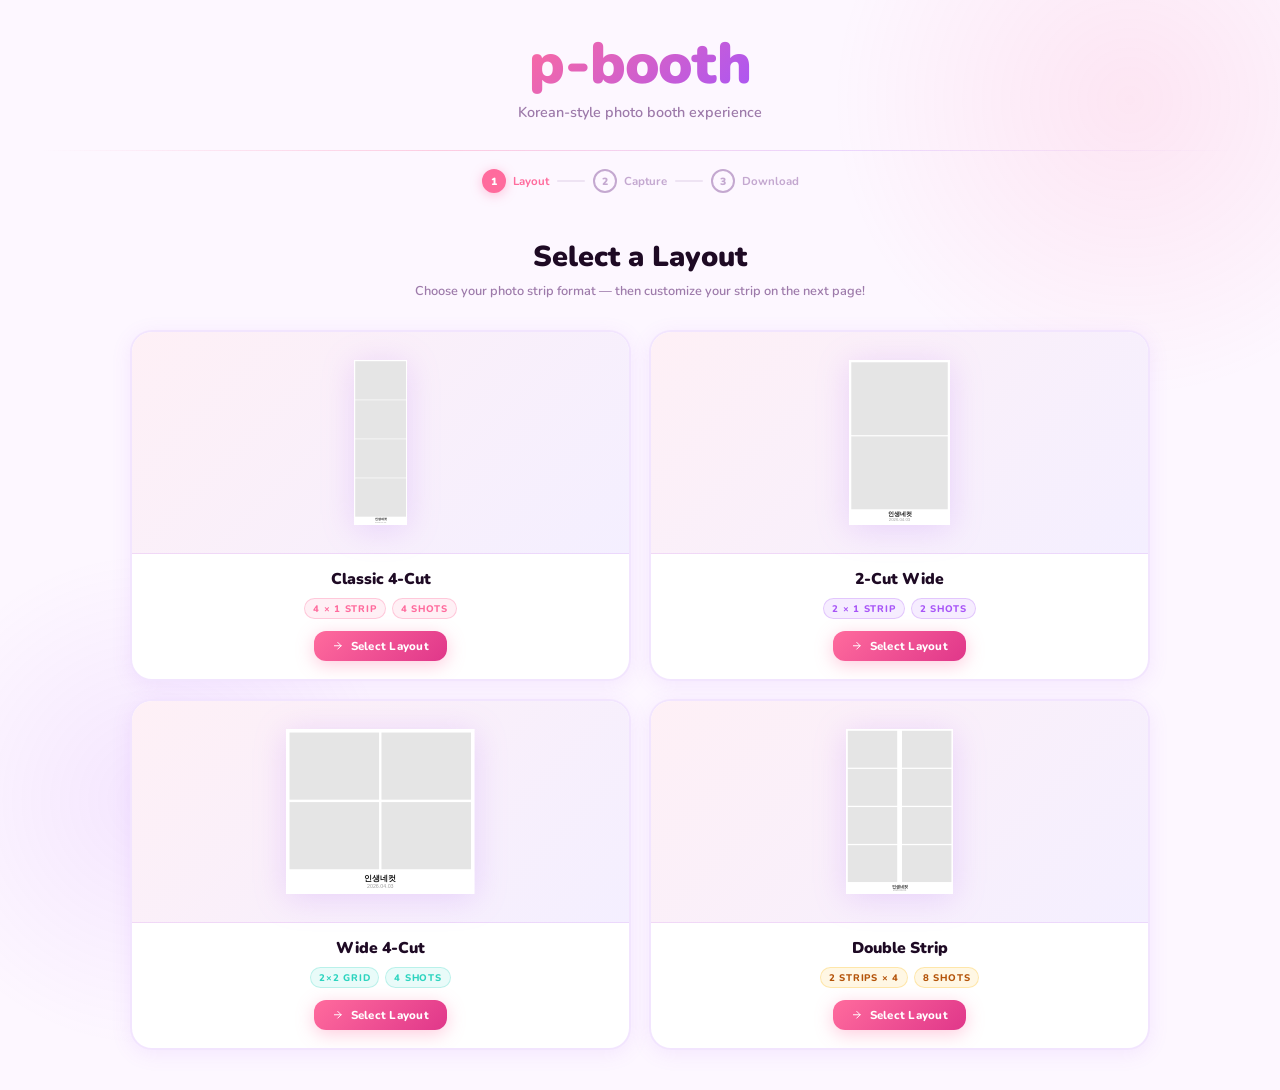
<file: index.html>
<!DOCTYPE html>
<html lang="en">
<head>
  <meta charset="UTF-8">
  <meta name="viewport" content="width=device-width, initial-scale=1.0, maximum-scale=1.0, user-scalable=no">
  <title>p-booth — Choose Your Layout</title>

  <!-- PWA -->
  <link rel="manifest" href="manifest.json">
  <meta name="screen-orientation" content="portrait">
  <meta name="theme-color" content="#ff6b9d">
  <meta name="apple-mobile-web-app-capable" content="yes">
  <meta name="apple-mobile-web-app-status-bar-style" content="default">
  <meta name="apple-mobile-web-app-title" content="p-booth">
  <link rel="apple-touch-icon" href="icon-192.svg">

  <!-- SEO / Social -->
  <meta name="description" content="Korean-style 인생네컷 photo booth — choose a layout, take photos, download your strip.">
  <meta name="mobile-web-app-capable" content="yes">

  <link rel="stylesheet" href="css/style.css">
</head>
<body>


  <header class="site-header">
    <h1><span class="highlight">p-booth</span></h1>
    <p class="subtitle">Korean-style photo booth experience</p>
    <div class="header-rule"></div>
  </header>

  <div class="steps">
    <div class="step active"><div class="step-num">1</div><span>Layout</span></div>
    <div class="divider"></div>
    <div class="step"><div class="step-num">2</div><span>Capture</span></div>
    <div class="divider"></div>
    <div class="step"><div class="step-num">3</div><span>Download</span></div>
  </div>

  <main class="page-wrapper">
    <div class="section-head fade-in">
      <h2>Select a Layout</h2>
      <p>Choose your photo strip format — then customize your strip on the next page!</p>
    </div>

    <div id="layoutGrid" class="layout-grid stagger"></div>

  </main>

  <script src="js/orientation-lock.js"></script>
  <script src="js/icons.js"></script>
  <script src="js/layout.js"></script>
  <script>
    if ('serviceWorker' in navigator) {
      window.addEventListener('load', () => {
        navigator.serviceWorker.register('./sw.js').catch(() => {});
      });
    }
  </script>
  <script src="js/install-banner.js"></script>
</body>
</html>
</file>
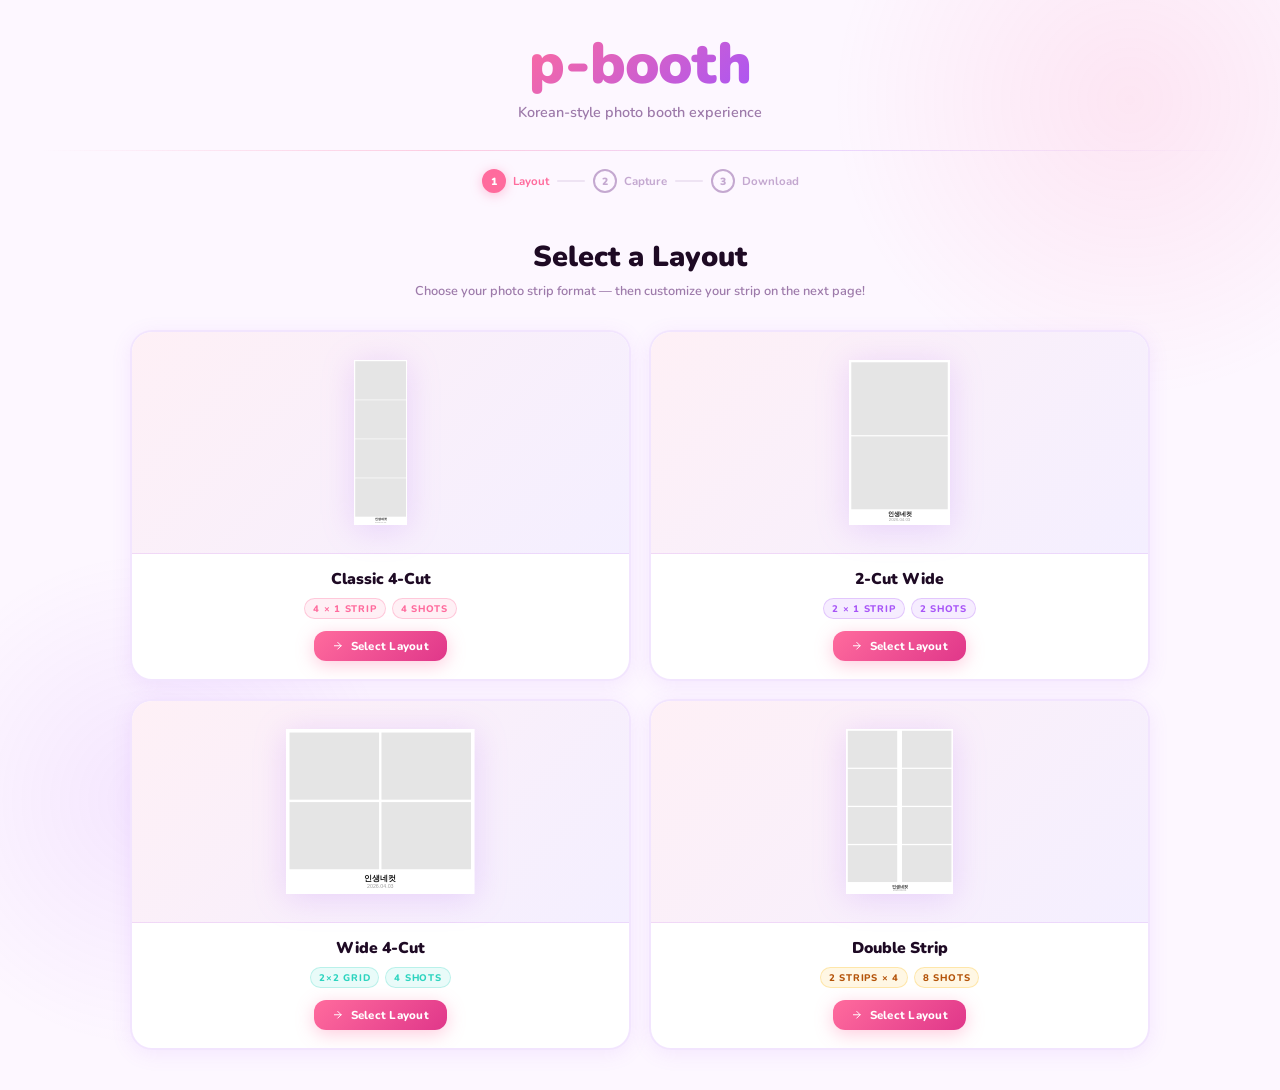
<file: camera.html>
<!DOCTYPE html>
<html lang="en">
<head>
  <meta charset="UTF-8">
  <meta name="viewport" content="width=device-width, initial-scale=1.0, maximum-scale=1.0, user-scalable=no">
  <title>p-booth — Camera</title>
  <!-- PWA -->
  <link rel="manifest" href="manifest.json">
  <meta name="screen-orientation" content="portrait">
  <meta name="theme-color" content="#ff6b9d">
  <meta name="apple-mobile-web-app-capable" content="yes">
  <meta name="apple-mobile-web-app-status-bar-style" content="default">
  <meta name="apple-mobile-web-app-title" content="p-booth">
  <link rel="apple-touch-icon" href="icon-192.svg">
  <link rel="stylesheet" href="css/style.css">
  <style>
    /* Desktop/landscape: locked viewport */
    @media (min-width: 769px) {
      html, body { height: 100%; overflow: hidden; }
      main { overflow: hidden; }
      .camera-layout { height: 100%; overflow: hidden; }
      .camera-main { height: 100%; overflow: hidden; }
    }
    .camera-viewfinder video { transform: scaleX(-1); }
    body { display: flex; flex-direction: column; }
    main { flex: 1; min-height: 0; }
    .camera-layout { overflow: hidden; }
    .camera-main { display: flex; flex-direction: column; min-height: 0; }
    .camera-viewfinder { flex: 1; min-height: 0; aspect-ratio: unset !important; }
    canvas#snapshot { position:absolute;inset:0;width:100%;height:100%;object-fit:cover;display:none; }

    /* Upload/Rearrange views: flex column, fill height, no scroll on desktop */
    #uploadModeView  { flex:1; min-height:0; overflow-y:auto; display:flex; flex-direction:column; }
    #rearrangeView   { flex:1; min-height:0; overflow:hidden; display:flex; flex-direction:column; }
    #cameraModeView  { display:flex; flex-direction:column; flex:1; min-height:0; overflow:hidden; }

    .sidebar-customize { display: flex; flex-direction: column; gap: 9px; }
    .sidebar-color-grid { display: grid; grid-template-columns: repeat(8, 1fr); gap: 5px; }
    .sidebar-swatch { width: 100%; aspect-ratio: 1; border-radius: 50%; border: 2px solid transparent; cursor: pointer; transition: transform .15s, border-color .15s; outline: none; }
    .sidebar-swatch:hover { transform: scale(1.2); }
    .sidebar-swatch.selected { border-color: var(--pink) !important; transform: scale(1.18); box-shadow: 0 0 0 2px rgba(255,107,157,.3); }
    .sidebar-swatch[data-color="#ffffff"] { border-color: #ddd; }
    .sidebar-color-name { font-size: .65rem; font-weight: 700; color: var(--text-muted); letter-spacing: .02em; text-align: right; }
    .sidebar-field-label { font-size: .6rem; font-weight: 800; color: var(--text-muted); text-transform: uppercase; letter-spacing: .06em; margin-bottom: 4px; }
    .sidebar-input, .sidebar-date-input { width: 100%; padding: 6px 9px; border-radius: 8px; border: 1.5px solid rgba(168,85,247,.18); background: rgba(255,255,255,.6); font-size: .72rem; font-family: inherit; color: var(--text); outline: none; box-sizing: border-box; transition: border-color .2s; }
    .sidebar-input:focus, .sidebar-date-input:focus { border-color: var(--pink); }
    .sidebar-quick-btns { display: flex; flex-wrap: wrap; gap: 4px; margin-top: 4px; }
    .sidebar-quick-btn { padding: 3px 8px; border-radius: 20px; border: 1.5px solid rgba(255,107,157,.3); background: rgba(255,107,157,.07); color: var(--pink); font-size: .6rem; font-weight: 700; cursor: pointer; transition: background .15s; }
    .sidebar-quick-btn:hover { background: rgba(255,107,157,.15); }
    .sidebar-divider { border: none; border-top: 1px dashed rgba(168,85,247,.15); margin: 4px 0; }

    #panelPreview { flex: 1; display: flex; flex-direction: column; min-height: 0; overflow: hidden; }
    #panelPreview .live-preview-wrap { flex: 1; min-height: 0; overflow: hidden; display: flex; align-items: center; justify-content: center; }
    #panelPreview #liveStripCanvas { max-width: 100%; max-height: 100%; width: auto !important; height: auto !important; display: block; }

    .upload-slot[draggable="true"] { cursor: grab; }
    .upload-slot[draggable="true"]:active { cursor: grabbing; }
    .upload-slot.dragging { opacity: .4; transform: scale(.96); border-style: dashed; border-color: var(--pink); }
    .upload-slot.drag-over { border-color: var(--pink); background: rgba(255,107,157,.12); transform: scale(1.04); box-shadow: 0 0 0 3px rgba(255,107,157,.25); }
    .drag-handle { position: absolute; top: 4px; left: 4px; z-index: 10; width: 22px; height: 22px; border-radius: 5px; background: rgba(0,0,0,.45); color: #fff; display: none; align-items: center; justify-content: center; font-size: 11px; cursor: grab; touch-action: none; user-select: none; }
    .upload-slot.filled .drag-handle { display: flex; }
    @media (pointer: coarse) {
      .drag-handle { width: 32px; height: 32px; font-size: 16px; background: rgba(255,107,157,.85); border-radius: 6px; top: 3px; left: 3px; }
    }
    .upload-slot-reorder-hint { font-size: .63rem; color: var(--text-muted); font-weight: 600; text-align: center; padding: 4px 0 0; display: none; }
    .upload-slot-reorder-hint.visible { display: block; }
    .upload-slot-reorder-hint.tap-active { color: var(--pink); font-weight: 700; }

    /* Mobile tap-to-swap styles */
    .upload-slot.tap-selected { border-color: var(--pink) !important; box-shadow: 0 0 0 3px rgba(255,107,157,.35); transform: scale(1.04); background: rgba(255,107,157,.08); }
    .upload-slot.tap-selected::after { content: '✓'; position: absolute; top: 4px; right: 4px; width: 20px; height: 20px; background: var(--pink); color: #fff; border-radius: 50%; font-size: 11px; font-weight: 900; display: flex; align-items: center; justify-content: center; line-height: 1; }
    .upload-slot-order-badge { position: absolute; bottom: 4px; left: 4px; min-width: 18px; height: 18px; padding: 0 4px; background: rgba(0,0,0,.5); color: #fff; border-radius: 5px; font-size: 10px; font-weight: 800; display: none; align-items: center; justify-content: center; }
    .upload-slot.filled .upload-slot-order-badge { display: flex; }

    .camera-left-panel  { overflow-y: auto; }
    .camera-right-panel { overflow: hidden; }
    .camera-left-panel .sidebar-panel, .camera-right-panel .sidebar-panel { padding: 12px; }
    .camera-left-panel .sidebar-panel h3, .camera-right-panel .sidebar-panel h3 { margin-bottom: 8px; }
    /* mobile-only-btn: hidden on desktop (left/right panels visible), shown on mobile */
    .mobile-only-btn { display: none; }
    @media (max-width: 768px) { .mobile-only-btn { display: inline-flex !important; } }
    @media (orientation: landscape) and (max-height: 600px) and (pointer: coarse) { .mobile-only-btn { display: inline-flex !important; } }
    /* desktop-only: shown on desktop, hidden on mobile */
    .desktop-only { display: none; }
    @media (min-width: 769px) { .desktop-only { display: flex; } }
    /* desktop-hidden: hidden on desktop, shown normally on mobile */
    @media (min-width: 769px) { .desktop-hidden { display: none !important; } }
    /* right-panel action buttons */
    #desktopGenerateWrap, #desktopRearrangeActionsWrap {
      display: none;
      flex-direction: column;
      gap: 8px;
      padding: 8px 12px 12px;
      flex-shrink: 0;
    }
    @media (min-width: 769px) {
      #desktopGenerateWrap { display: flex; }
      #desktopRearrangeActionsWrap { display: flex; }
    }
    /* Legacy alias */
    .mobile-customize-btn { display: none; }
    @media (max-width: 768px) { .mobile-customize-btn { display: inline-flex !important; } }
    @media (orientation: landscape) and (max-height: 600px) and (pointer: coarse) { .mobile-customize-btn { display: inline-flex !important; } }

    /* ─── PAUSE BUTTON ─── */
    .btn-pause {
      background: rgba(255,107,157,.1);
      color: var(--pink);
      border: 2px solid var(--pink-border);
      flex-shrink: 0;
    }
    .btn-pause:hover { background: rgba(255,107,157,.2); }
    .btn-pause.is-paused {
      background: linear-gradient(135deg, #f97316, #ea580c);
      color: white; border-color: transparent;
      box-shadow: 0 4px 18px rgba(249,115,22,.45);
      animation: pausePulse 1.8s ease-in-out infinite;
    }
    @keyframes pausePulse {
      0%,100% { box-shadow: 0 4px 18px rgba(249,115,22,.4); }
      50%     { box-shadow: 0 6px 30px rgba(249,115,22,.7); }
    }

    /* ─── PAUSED OVERLAY (over viewfinder) ─── */
    #pausedOverlay {
      position: absolute; inset: 0; z-index: 14;
      background: rgba(10,0,20,.85);
      backdrop-filter: blur(5px);
      display: none;
      flex-direction: column;
      align-items: center;
      justify-content: center;
      gap: 14px; text-align: center; padding: 20px;
    }
    #pausedOverlay.visible { display: flex; }
    .paused-icon  { font-size: 3.2rem; animation: float 3s ease-in-out infinite; }
    .paused-title { font-size: 1.25rem; font-weight: 900; color: white; }
    .paused-sub   { font-size: 0.75rem; font-weight: 600; color: rgba(255,255,255,.55); max-width: 240px; line-height: 1.6; }
    .paused-resume-btn {
      margin-top: 6px; padding: 12px 30px; border-radius: 50px;
      background: linear-gradient(135deg, var(--pink), #e0378a);
      color: white; border: none; font-weight: 800; font-size: 0.84rem;
      cursor: pointer; box-shadow: 0 4px 18px rgba(255,107,157,.4);
      font-family: var(--font-ui); transition: all .2s;
    }
    .paused-resume-btn:hover { transform: translateY(-2px); box-shadow: 0 6px 28px rgba(255,107,157,.6); }
    .paused-resume-btn:active { transform: scale(0.97); }

    /* ─── FIX: Mobile upload actions — always fully in-viewport ─── */
    @media (max-width: 768px) {
      #uploadModeView .upload-mode-container { padding-bottom: max(80px, env(safe-area-inset-bottom, 80px)); }
      /* Ensure the continue / build-strip buttons are never hidden under the keyboard */
      #uploadContinueBtn {
        position: sticky;
        bottom: max(12px, env(safe-area-inset-bottom, 12px));
        z-index: 5;
      }
      #buildStripBtn {
        position: relative;
        z-index: 5;
      }
      /* Slightly bigger tap targets for rearrange action buttons */
      .rearrange-actions .btn { min-height: 50px; }
      /* Prevent horizontal overflow caused by long button labels */
      .rearrange-actions { flex-direction: column !important; gap: 10px !important; padding: 12px 0 max(12px, env(safe-area-inset-bottom, 12px)) !important; }
      /* Mode-toggle and icon buttons: adequate tap size */
      .mode-toggle-wrap .btn { min-width: 44px; min-height: 44px; }
      /* Mobile customize / preview icon buttons */
      #mobileCustomizeBtn, #mobilePreviewBtn { min-width: 44px; min-height: 44px; padding: 8px 12px !important; }
    }}

    /* ─── PAUSE BUTTON ─── */
    .btn-pause {
      background: rgba(255,107,157,.1);
      color: var(--pink);
      border: 2px solid var(--pink-border);
      flex-shrink: 0;
    }
    .btn-pause:hover { background: rgba(255,107,157,.2); }
    .btn-pause.is-paused {
      background: linear-gradient(135deg, #f97316, #ea580c);
      color: white; border-color: transparent;
      box-shadow: 0 4px 18px rgba(249,115,22,.45);
      animation: pausePulse 1.8s ease-in-out infinite;
    }
    @keyframes pausePulse {
      0%,100% { box-shadow: 0 4px 18px rgba(249,115,22,.4); }
      50%     { box-shadow: 0 6px 30px rgba(249,115,22,.7); }
    }

    /* ─── PAUSED OVERLAY (over viewfinder) ─── */
    #pausedOverlay {
      position: absolute; inset: 0; z-index: 14;
      background: rgba(10,0,20,.85);
      backdrop-filter: blur(5px);
      display: none;
      flex-direction: column;
      align-items: center;
      justify-content: center;
      gap: 14px; text-align: center; padding: 20px;
    }
    #pausedOverlay.visible { display: flex; }
    .paused-icon  { font-size: 3.2rem; animation: float 3s ease-in-out infinite; }
    .paused-title { font-size: 1.25rem; font-weight: 900; color: white; }
    .paused-sub   { font-size: 0.75rem; font-weight: 600; color: rgba(255,255,255,.55); max-width: 240px; line-height: 1.6; }
    .paused-resume-btn {
      margin-top: 6px; padding: 12px 30px; border-radius: 50px;
      background: linear-gradient(135deg, var(--pink), #e0378a);
      color: white; border: none; font-weight: 800; font-size: 0.84rem;
      cursor: pointer; box-shadow: 0 4px 18px rgba(255,107,157,.4);
      font-family: var(--font-ui); transition: all .2s;
    }
    .paused-resume-btn:hover { transform: translateY(-2px); box-shadow: 0 6px 28px rgba(255,107,157,.6); }
    .paused-resume-btn:active { transform: scale(0.97); }

    /* ─── LANDSCAPE OVERLAY: hidden on touch/mobile — orientation is locked programmatically ─── */
    @media (pointer: coarse) {
      #landscapeOverlay { display: none !important; }
    }

    /* ─── LANDSCAPE OVERLAY ─── */
    #landscapeOverlay {
      position: fixed; inset: 0; z-index: 99999;
      background: rgba(10,0,24,.97);
      backdrop-filter: blur(16px) saturate(1.2);
      display: none;
      flex-direction: column;
      align-items: center; justify-content: center;
      gap: 18px; text-align: center; padding: 40px;
    }
    #landscapeOverlay.visible { display: flex; }
    .ls-phone-wrap {
      position: relative; width: 76px; height: 120px; margin-bottom: 6px;
    }
    .ls-phone {
      width: 100%; height: 100%;
      border: 3px solid rgba(255,107,157,.6);
      border-radius: 14px;
      background: rgba(255,107,157,.07);
      display: flex; align-items: center; justify-content: center;
      font-size: 2rem;
      animation: lsTilt 2.4s cubic-bezier(.4,0,.2,1) infinite;
    }
    @keyframes lsTilt {
      0%, 25%  { transform: rotate(0deg); }
      60%, 85% { transform: rotate(-90deg); }
      100%     { transform: rotate(0deg); }
    }
    .ls-arrow {
      position: absolute; top: 50%; right: -26px;
      font-size: 1.3rem; color: var(--pink-light);
      animation: lsArrow 2.4s cubic-bezier(.4,0,.2,1) infinite;
    }
    @keyframes lsArrow {
      0%,25%   { opacity: 0; transform: translateY(-50%) translateX(-5px); }
      60%,85%  { opacity: 1; transform: translateY(-50%) translateX(0); }
      100%     { opacity: 0; transform: translateY(-50%) translateX(-5px); }
    }
    .ls-title {
      font-size: 1.4rem; font-weight: 900;
      background: linear-gradient(135deg, var(--pink), var(--purple));
      -webkit-background-clip: text; -webkit-text-fill-color: transparent;
      background-clip: text;
    }
    .ls-sub {
      font-size: 0.82rem; font-weight: 600;
      color: rgba(255,255,255,.52); max-width: 260px; line-height: 1.7;
    }
    .ls-badge {
      display: inline-flex; align-items: center; gap: 6px;
      background: rgba(255,107,157,.14); border: 1.5px solid rgba(255,107,157,.3);
      color: var(--pink-light); font-size: 0.68rem; font-weight: 800;
      padding: 5px 14px; border-radius: 20px; letter-spacing: .05em;
    }
  </style>
</head>
<body class="camera-page">

  <!-- ─── LANDSCAPE ORIENTATION OVERLAY ─── -->
  <div id="landscapeOverlay">
    <div class="ls-phone-wrap">
      <div class="ls-phone"><svg viewBox="0 0 24 24" fill="none" stroke="currentColor" stroke-width="1.5" stroke-linecap="round" stroke-linejoin="round" style="width:2.4rem;height:2.4rem;"><path d="M23 19a2 2 0 0 1-2 2H3a2 2 0 0 1-2-2V8a2 2 0 0 1 2-2h4l2-3h6l2 3h4a2 2 0 0 1 2 2z"/><circle cx="12" cy="13" r="4"/></svg></div>
      <div class="ls-arrow"><svg viewBox="0 0 24 24" fill="none" stroke="currentColor" stroke-width="2.5" stroke-linecap="round" stroke-linejoin="round" style="width:1.3rem;height:1.3rem;"><path d="M21.5 2v6h-6"/><path d="M2.5 12a10 10 0 0 1 17-7.1L21.5 8"/></svg></div>
    </div>
    <div class="ls-title">Rotate for Camera 📸</div>
    <p class="ls-sub">Please rotate your phone to landscape for the best framing and photo quality.</p>
    <div class="ls-badge"><svg class="ico" viewBox="0 0 24 24" fill="none" stroke="currentColor" stroke-width="2" stroke-linecap="round" stroke-linejoin="round"><path d="M21.5 2v6h-6"/><path d="M2.5 12a10 10 0 0 1 17-7.1L21.5 8"/></svg> Rotate your phone sideways to continue</div>
  </div>

  <nav class="top-bar">
    <a class="top-bar-logo" href="index.html">p-booth</a>
    <div class="top-bar-steps">
      <div class="step done"><div class="step-num"><svg class="ico" viewBox="0 0 24 24" fill="none" stroke="currentColor" stroke-width="2.5" stroke-linecap="round" stroke-linejoin="round" style="width:.7em;height:.7em;"><polyline points="20 6 9 17 4 12"/></svg></div><span>Layout</span></div>
      <div class="divider"></div>
      <div class="step active"><div class="step-num">2</div><span>Capture</span></div>
      <div class="divider"></div>
      <div class="step"><div class="step-num">3</div><span>Download</span></div>
    </div>
    <div class="top-bar-right">
      <a class="top-bar-back" href="index.html">← Change Layout</a>
    </div>
  </nav>

  <main>
    <div class="camera-layout">

      <!-- LEFT PANEL -->
      <div class="camera-left-panel">
        <div class="sidebar-panel">
          <h3>Selected Layout</h3>
          <div class="layout-badge">
            <div class="layout-badge-icon" id="layoutBadgeIcon">인생4컷</div>
            <div class="layout-badge-info">
              <div class="name" id="layoutBadgeName">Classic 4-Cut</div>
              <div class="sub" id="layoutBadgeSub">4 shots · 4 × 1 strip</div>
            </div>
          </div>
        </div>
        <div class="sidebar-panel">
          <h3><svg class="ico" viewBox="0 0 24 24" fill="none" stroke="currentColor" stroke-width="2" stroke-linecap="round" stroke-linejoin="round"><circle cx="13.5" cy="6.5" r="1"/><circle cx="17.5" cy="10.5" r="1"/><circle cx="8.5" cy="7.5" r="1"/><circle cx="6.5" cy="12.5" r="1"/><path d="M12 2C6.5 2 2 6.5 2 12s4.5 10 10 10c.926 0 1.648-.746 1.648-1.688 0-.437-.18-.835-.437-1.125-.29-.289-.438-.652-.438-1.125a1.64 1.64 0 0 1 1.668-1.668h1.996c3.051 0 5.555-2.503 5.555-5.554C21.965 6.012 17.461 2 12 2z"/></svg> Customize Strip</h3>
          <div class="sidebar-customize">
            <div>
              <div class="sidebar-field-label">Background</div>
              <div class="sidebar-color-grid" id="sidebarColorGrid">
                <button class="sidebar-swatch selected" data-color="#ffffff" data-name="White"        style="background:#ffffff;" title="White"></button>
                <button class="sidebar-swatch"          data-color="#ffe0ec" data-name="Blush"        style="background:#ffe0ec;" title="Blush"></button>
                <button class="sidebar-swatch"          data-color="#f0e6ff" data-name="Lavender"     style="background:#f0e6ff;" title="Lavender"></button>
                <button class="sidebar-swatch"          data-color="#d6f5f0" data-name="Mint"         style="background:#d6f5f0;" title="Mint"></button>
                <button class="sidebar-swatch"          data-color="#ffecd9" data-name="Peach"        style="background:#ffecd9;" title="Peach"></button>
                <button class="sidebar-swatch"          data-color="#d4ecff" data-name="Sky"          style="background:#d4ecff;" title="Sky"></button>
                <button class="sidebar-swatch"          data-color="#fff3c2" data-name="Lemon"        style="background:#fff3c2;" title="Lemon"></button>
                <button class="sidebar-swatch"          data-color="#fce4f8" data-name="Lilac"        style="background:#fce4f8;" title="Lilac"></button>
                <button class="sidebar-swatch" data-color="#1a1a1a" data-name="Black"        style="background:#1a1a1a;" title="Black"></button>
                <button class="sidebar-swatch" data-color="#1e1b2e" data-name="Night Purple"  style="background:#1e1b2e;" title="Night Purple"></button>
                <button class="sidebar-swatch" data-color="#0f1f18" data-name="Dark Green"    style="background:#0f1f18;" title="Dark Green"></button>
                <button class="sidebar-swatch" data-color="#1a0a0a" data-name="Dark Red"      style="background:#1a0a0a;" title="Dark Red"></button>
                <button class="sidebar-swatch" data-color="#0d1b2a" data-name="Dark Navy"     style="background:#0d1b2a;" title="Dark Navy"></button>
                <button class="sidebar-swatch" data-color="#2d2016" data-name="Dark Brown"    style="background:#2d2016;" title="Dark Brown"></button>
                <button class="sidebar-swatch" data-color="#1f1f1f" data-name="Charcoal"      style="background:#1f1f1f;" title="Charcoal"></button>
                <button class="sidebar-swatch" data-color="#12141c" data-name="Midnight"      style="background:#12141c;" title="Midnight"></button>
              </div>
              <div class="sidebar-color-name" id="sidebarColorName">White</div>
            </div>
            <hr class="sidebar-divider">
            <div>
              <div class="sidebar-field-label">Strip Text <span style="font-weight:600;opacity:.55;">(optional)</span></div>
              <input type="text" id="sidebarTextInput" class="sidebar-input" placeholder="e.g. BFFs 4ever ♡" maxlength="40">
              <div class="sidebar-quick-btns">
                <button class="sidebar-quick-btn" onclick="setSidebarText('best friends ♡')">best friends ♡</button>
                <button class="sidebar-quick-btn" onclick="setSidebarText('memories 🌸')">memories 🌸</button>
                <button class="sidebar-quick-btn" onclick="setSidebarText('인생네컷 ✦')">인생네컷 ✦</button>
              </div>
            </div>
            <div>
              <div class="sidebar-field-label">Date</div>
              <input type="date" id="sidebarDateInput" class="sidebar-date-input">
            </div>
          </div>
        </div>
        <div class="sidebar-panel" style="background:transparent;border-style:dashed;border-color:rgba(255,107,157,.15);flex-shrink:0;">
          <h3>Posing Tips</h3>
          <ul style="list-style:none;display:flex;flex-direction:column;gap:7px;margin:0;padding:0;">
            <li style="display:flex;gap:6px;font-size:.67rem;color:var(--text-muted);font-weight:600;line-height:1.4;"><svg class="ico" viewBox="0 0 24 24" fill="none" stroke="currentColor" stroke-width="2" stroke-linecap="round" stroke-linejoin="round" style="color:var(--pink);flex-shrink:0;width:.9rem;height:.9rem;"><path d="M20.84 4.61a5.5 5.5 0 0 0-7.78 0L12 5.67l-1.06-1.06a5.5 5.5 0 0 0-7.78 7.78l1.06 1.06L12 21.23l7.78-7.78 1.06-1.06a5.5 5.5 0 0 0 0-7.78z"/></svg> Face the camera, eyes on the lens</li>
            <li style="display:flex;gap:6px;font-size:.67rem;color:var(--text-muted);font-weight:600;line-height:1.4;"><svg class="ico" viewBox="0 0 24 24" fill="currentColor" stroke="none" style="color:var(--pink);flex-shrink:0;width:.9rem;height:.9rem;"><path d="M12 2l1.5 5H18l-4 3 1.5 5L12 12l-3.5 3L10 10l-4-3h4.5z"/><circle cx="19" cy="4" r="1.5"/><circle cx="5" cy="19" r="1.5"/></svg> Different pose every shot</li>
            <li style="display:flex;gap:6px;font-size:.67rem;color:var(--text-muted);font-weight:600;line-height:1.4;"><svg class="ico" viewBox="0 0 24 24" fill="currentColor" stroke="none" style="color:var(--pink);flex-shrink:0;width:.9rem;height:.9rem;"><polygon points="12 2 15.09 8.26 22 9.27 17 14.14 18.18 21.02 12 17.77 5.82 21.02 7 14.14 2 9.27 8.91 8.26 12 2"/></svg> Good lighting = great strip!</li>
          </ul>
        </div>
      </div>

      <!-- CENTER -->
      <div class="camera-main fade-in">

        <!-- MODE TOGGLE — lives inside center column so panels use full height -->
        <div class="mode-toggle-wrap" id="modeToggleWrap">
          <div class="mode-toggle" id="modeToggle">
            <button class="mode-btn active" id="modeCameraBtn" onclick="switchMode('camera')">Camera</button>
            <button class="mode-btn" id="modeUploadBtn" onclick="switchMode('upload')">Upload Photos</button>
          </div>
          <button class="btn btn-secondary mobile-only-btn mobile-customize-btn" id="mobileCustomizeBtn" onclick="openMobileCustomize()" title="Customize strip" style="flex-shrink:0;padding:6px 10px;"><svg class="ico" viewBox="0 0 24 24" fill="none" stroke="currentColor" stroke-width="2" stroke-linecap="round" stroke-linejoin="round" style="width:1.1rem;height:1.1rem;"><circle cx="13.5" cy="6.5" r="1"/><circle cx="17.5" cy="10.5" r="1"/><circle cx="8.5" cy="7.5" r="1"/><circle cx="6.5" cy="12.5" r="1"/><path d="M12 2C6.5 2 2 6.5 2 12s4.5 10 10 10c.926 0 1.648-.746 1.648-1.688 0-.437-.18-.835-.437-1.125-.29-.289-.438-.652-.438-1.125a1.64 1.64 0 0 1 1.668-1.668h1.996c3.051 0 5.555-2.503 5.555-5.554C21.965 6.012 17.461 2 12 2z"/></svg></button>
          <button class="btn btn-secondary mobile-only-btn mobile-preview-btn" id="mobilePreviewBtn" onclick="openMobilePreview()" title="Strip preview" style="flex-shrink:0;padding:6px 10px;"><svg class="ico" viewBox="0 0 24 24" fill="none" stroke="currentColor" stroke-width="2" stroke-linecap="round" stroke-linejoin="round" style="width:1.1rem;height:1.1rem;"><rect x="3" y="3" width="18" height="18" rx="2"/><circle cx="8.5" cy="8.5" r="1.5"/><polyline points="21 15 16 10 5 21"/></svg></button>
        </div>

        <!-- CAMERA MODE -->
        <div id="cameraModeView">

          <!-- MOBILE-ONLY: Clean start card (camera preview hidden on mobile) -->
          <div class="mobile-start-card" id="mobileStartCard">
            <div class="msc-icon">
              <svg viewBox="0 0 24 24" fill="none" stroke="currentColor" stroke-width="1.5" stroke-linecap="round" stroke-linejoin="round"><path d="M23 19a2 2 0 0 1-2 2H3a2 2 0 0 1-2-2V8a2 2 0 0 1 2-2h4l2-3h6l2 3h4a2 2 0 0 1 2 2z"/><circle cx="12" cy="13" r="4"/></svg>
            </div>
            <h3>Ready to Shoot!</h3>
            <p id="mobileReadyDesc">Strike your best poses — the camera opens fullscreen.</p>
            <div class="pose-badge" id="mobilePoseBadge">
              <svg class="ico" viewBox="0 0 24 24" fill="currentColor" stroke="none" style="width:.8rem;height:.8rem;"><polygon points="13 2 3 14 12 14 11 22 21 10 12 10 13 2"/></svg>
              <span id="mobilePoseBadgeText">4 shots · 인생4컷</span>
            </div>
          </div>

          <div class="camera-viewfinder" id="cameraArea">
            <video id="video" autoplay playsinline muted></video>
            <canvas id="snapshot"></canvas>
            <div class="vf-corner tl"></div><div class="vf-corner tr"></div>
            <div class="vf-corner bl"></div><div class="vf-corner br"></div>
            <div class="countdown-overlay" id="countdownOverlay">
              <div class="countdown-number" id="countdownNumber">3</div>
              <div class="countdown-label" id="countdownLabel">Smile!</div>
            </div>
            <div class="captured-state" id="capturedState">
              <div class="captured-check-ring"><div class="captured-check"><svg viewBox="0 0 24 24" fill="none" stroke="currentColor" stroke-width="3" stroke-linecap="round" stroke-linejoin="round" style="width:1.4rem;height:1.4rem;"><polyline points="20 6 9 17 4 12"/></svg></div></div>
              <div class="captured-label" id="capturedLabel">Shot 1 captured!</div>
              <div class="captured-sublabel" id="capturedSublabel">Get ready for the next one…</div>
            </div>
            <div class="flash-overlay" id="flashOverlay"></div>
            <!-- PAUSED STATE OVERLAY -->
            <div id="pausedOverlay">
              <div class="paused-icon"><svg viewBox="0 0 24 24" fill="currentColor" stroke="none" style="width:3rem;height:3rem;display:block;margin:auto;"><rect x="6" y="4" width="4" height="16"/><rect x="14" y="4" width="4" height="16"/></svg></div>
              <div class="paused-title">Session Paused</div>
              <div class="paused-sub">Take your time — press Resume when ready</div>
              <button class="paused-resume-btn" onclick="togglePause()"><svg class="ico" viewBox="0 0 24 24" fill="currentColor" stroke="none"><polygon points="5 3 19 12 5 21 5 3"/></svg> Resume Session</button>
            </div>
            <div class="ready-state" id="readyState" style="position:absolute;inset:0;background:rgba(10,0,20,.82);backdrop-filter:blur(4px);z-index:5;">
              <div class="big-icon"><svg viewBox="0 0 24 24" fill="none" stroke="currentColor" stroke-width="1.5" stroke-linecap="round" stroke-linejoin="round" style="width:3.5rem;height:3.5rem;display:block;margin:0 auto 8px;color:var(--pink);"><path d="M23 19a2 2 0 0 1-2 2H3a2 2 0 0 1-2-2V8a2 2 0 0 1 2-2h4l2-3h6l2 3h4a2 2 0 0 1 2 2z"/><circle cx="12" cy="13" r="4"/></svg></div>
              <h2>Ready to Shoot!</h2>
              <p id="readyDesc">Press Start to begin your session.</p>
              <div class="pose-count-badge" id="poseBadge">4 shots · 인생4컷</div>
            </div>
            <div class="permission-error" id="permissionError">
              <div class="icon"><svg viewBox="0 0 24 24" fill="none" stroke="currentColor" stroke-width="1.5" stroke-linecap="round" stroke-linejoin="round" style="width:3rem;height:3rem;display:block;margin:0 auto 8px;"><circle cx="12" cy="12" r="10"/><line x1="4.93" y1="4.93" x2="19.07" y2="19.07"/></svg></div>
              <h3>Camera Blocked</h3>
              <p>Please allow camera access in your browser settings, then reload the page.</p>
              <button class="btn btn-secondary" onclick="window.location.reload()">Reload</button>
            </div>
          </div>
          <div class="shot-progress">
            <div class="shot-bar-track"><div class="shot-bar-fill" id="shotBarFill"></div></div>
            <div class="shot-labels">
              <span class="shot-label-current" id="shotLabelCurrent">Ready to start</span>
              <span class="shot-label-total" id="shotLabelTotal">of —</span>
            </div>
          </div>
          <div class="status-msg" id="statusMsg">Press Start Session to begin</div>
          <div class="mobile-thumbs" id="mobileThumbs"></div>
          <div class="camera-controls">
            <button class="btn btn-primary btn-lg" id="startBtn" style="flex:1;"><svg class="ico" viewBox="0 0 24 24" fill="currentColor" stroke="none"><polygon points="5 3 19 12 5 21 5 3"/></svg> Start Session</button>
            <button class="btn btn-pause btn-lg" id="pauseBtn" onclick="togglePause()" style="display:none;"><svg class="ico" viewBox="0 0 24 24" fill="currentColor" stroke="none"><rect x="6" y="4" width="4" height="16"/><rect x="14" y="4" width="4" height="16"/></svg> Pause</button>
            <a href="index.html" class="btn btn-secondary btn-lg" style="padding:14px 18px;flex-shrink:0;" data-tooltip="Change layout"><svg class="ico" viewBox="0 0 24 24" fill="none" stroke="currentColor" stroke-width="2" stroke-linecap="round" stroke-linejoin="round"><rect x="3" y="3" width="7" height="7"/><rect x="14" y="3" width="7" height="7"/><rect x="14" y="14" width="7" height="7"/><rect x="3" y="14" width="7" height="7"/></svg></a>
          </div>
        </div>

        <!-- UPLOAD MODE -->
        <div id="uploadModeView" style="display:none;">
          <div class="upload-mode-container">
            <div class="upload-header">
              <div class="upload-header-icon ico-badge"><svg class="ico" viewBox="0 0 24 24" fill="none" stroke="currentColor" stroke-width="2" stroke-linecap="round" stroke-linejoin="round"><rect x="3" y="3" width="18" height="18" rx="2"/><circle cx="8.5" cy="8.5" r="1.5"/><polyline points="21 15 16 10 5 21"/></svg></div>
              <div class="upload-header-text">
                <h3 id="uploadTitle">Upload Your Photos</h3>
                <p id="uploadSubtitle">Select photos from your device</p>
              </div>
              <button class="btn btn-secondary upload-bulk-btn" onclick="triggerBulkUpload()" style="flex-shrink:0;white-space:nowrap;"><svg class="ico" viewBox="0 0 24 24" fill="none" stroke="currentColor" stroke-width="2" stroke-linecap="round" stroke-linejoin="round" style="width:0.75rem;height:0.75rem;"><path d="M22 19a2 2 0 0 1-2 2H4a2 2 0 0 1-2-2V5a2 2 0 0 1 2-2h5l2 3h9a2 2 0 0 1 2 2z"/></svg> Select All Photos at Once</button>
              <input type="file" id="bulkFileInput" accept="image/*" multiple style="display:none;" onchange="handleBulkUpload(event)">
            </div>
            <div class="upload-progress-wrap" id="uploadProgressWrap" style="display:none;">
              <div class="upload-progress-bar"><div class="upload-progress-fill" id="uploadProgressFill"></div></div>
              <p class="upload-progress-label" id="uploadProgressLabel">0 of 0 photos selected</p>
            </div>
            <div class="upload-slots-grid" id="uploadSlotsGrid"></div>
            <p class="upload-slot-reorder-hint" id="reorderHint">⟺ Drag to rearrange · Long-press or use the ⠿ handle on mobile</p>
            <button class="btn btn-primary btn-lg desktop-hidden" id="uploadContinueBtn" disabled onclick="continueFromUpload()" style="margin-top:8px;width:100%;opacity:.5;flex-shrink:0;"><svg class="ico" viewBox="0 0 24 24" fill="none" stroke="currentColor" stroke-width="2" stroke-linecap="round" stroke-linejoin="round"><line x1="5" y1="12" x2="19" y2="12"/><polyline points="12 5 19 12 12 19"/></svg> Generate Strip</button>
          </div>
        </div>

        <!-- REARRANGE MODE -->
        <div id="rearrangeView" style="display:none;">
          <div class="rearrange-container">
            <div class="rearrange-header-row">
              <div class="rearrange-header-icon ico-badge"><svg class="ico" viewBox="0 0 24 24" fill="none" stroke="currentColor" stroke-width="2" stroke-linecap="round" stroke-linejoin="round"><rect x="2" y="2" width="20" height="20" rx="2"/><line x1="7" y1="2" x2="7" y2="22"/><line x1="17" y1="2" x2="17" y2="22"/><line x1="2" y1="12" x2="22" y2="12"/><line x1="2" y1="7" x2="7" y2="7"/><line x1="2" y1="17" x2="7" y2="17"/><line x1="17" y1="17" x2="22" y2="17"/><line x1="17" y1="7" x2="22" y2="7"/></svg></div>
              <div>
                <h3 id="rearrangeTitle">Review &amp; Rearrange</h3>
                <p id="rearrangeSubtitle">Drag photos to reorder your strip</p>
              </div>
            </div>
            <div class="rearrange-grid" id="rearrangeGrid"></div>
            <p class="rearrange-drag-hint" id="rearrangeTapHint">⟺ Drag to reorder · Use the ⠿ handle to drag</p>

            <div class="rearrange-actions desktop-hidden">
              <button class="btn btn-secondary" onclick="retakeFromRearrange()"><svg class="ico" viewBox="0 0 24 24" fill="none" stroke="currentColor" stroke-width="2" stroke-linecap="round" stroke-linejoin="round"><polyline points="1 4 1 10 7 10"/><path d="M3.51 15a9 9 0 1 0 .49-3.51"/></svg> Retake All</button>
              <button class="btn btn-primary btn-lg" id="buildStripBtn" onclick="buildStrip()"><svg class="ico" viewBox="0 0 24 24" fill="none" stroke="currentColor" stroke-width="2" stroke-linecap="round" stroke-linejoin="round"><line x1="5" y1="12" x2="19" y2="12"/><polyline points="12 5 19 12 12 19"/></svg> Build Strip</button>
            </div>
          </div>
        </div>

      </div>

      <!-- RIGHT PANEL — visible on desktop only; hidden canvas kept for JS -->
      <div class="camera-right-panel">
        <div class="sidebar-panel" id="panelPreview" style="flex:1;display:flex;flex-direction:column;min-height:0;overflow:hidden;">
          <h3>Strip Preview <span id="previewShotCount" style="font-size:.6rem;font-weight:600;color:var(--text-light);"></span></h3>
          <div class="live-preview-wrap" id="livePreviewWrap" style="flex:1;min-height:0;display:flex;align-items:center;justify-content:center;overflow:hidden;position:relative;">
            <canvas id="liveStripCanvas" style="max-width:100%;max-height:100%;width:auto;height:auto;display:none;"></canvas>
            <div class="live-preview-placeholder" id="livePreviewPlaceholder"><svg viewBox="0 0 24 24" fill="none" stroke="currentColor" stroke-width="1.5" stroke-linecap="round" stroke-linejoin="round" style="width:2.5rem;height:2.5rem;opacity:.4;"><path d="M23 19a2 2 0 0 1-2 2H3a2 2 0 0 1-2-2V8a2 2 0 0 1 2-2h4l2-3h6l2 3h4a2 2 0 0 1 2 2z"/><circle cx="12" cy="13" r="4"/></svg><p>Preview appears here</p></div>
          </div>
          <!-- Desktop: Generate Strip button (upload view) -->
          <div id="desktopGenerateWrap">
            <button class="btn btn-primary btn-lg" id="desktopGenerateBtn" disabled onclick="continueFromUpload()" style="width:100%;opacity:.5;"><svg class="ico" viewBox="0 0 24 24" fill="none" stroke="currentColor" stroke-width="2" stroke-linecap="round" stroke-linejoin="round"><line x1="5" y1="12" x2="19" y2="12"/><polyline points="12 5 19 12 12 19"/></svg> Generate Strip</button>
          </div>
          <!-- Desktop: Retake + Build Strip buttons (rearrange view) -->
          <div id="desktopRearrangeActionsWrap">
            <button class="btn btn-primary btn-lg" id="desktopBuildStripBtn" onclick="buildStrip()" style="width:100%;"><svg class="ico" viewBox="0 0 24 24" fill="none" stroke="currentColor" stroke-width="2" stroke-linecap="round" stroke-linejoin="round"><line x1="5" y1="12" x2="19" y2="12"/><polyline points="12 5 19 12 12 19"/></svg> Build Strip</button>
            <button class="btn btn-secondary" onclick="retakeFromRearrange()" style="width:100%;"><svg class="ico" viewBox="0 0 24 24" fill="none" stroke="currentColor" stroke-width="2" stroke-linecap="round" stroke-linejoin="round"><polyline points="1 4 1 10 7 10"/><path d="M3.51 15a9 9 0 1 0 .49-3.51"/></svg> Retake All</button>
          </div>
        </div>
      </div>

    </div>

  <!-- ── MOBILE STRIP PREVIEW MODAL ── -->
  <div id="mobilePreviewModal" style="display:none;position:fixed;inset:0;z-index:10001;background:rgba(10,0,24,.88);backdrop-filter:blur(8px);align-items:center;justify-content:center;flex-direction:column;gap:16px;" onclick="closeMobilePreview(event)">
    <div style="position:relative;max-width:90vw;max-height:80vh;display:flex;align-items:center;justify-content:center;">
      <canvas id="mobilePreviewCanvas" style="max-width:90vw;max-height:72vh;border-radius:10px;box-shadow:0 8px 40px rgba(0,0,0,.5);"></canvas>
      <div id="mobilePreviewPlaceholder" style="color:rgba(255,255,255,.5);font-size:.9rem;font-weight:700;text-align:center;padding:40px;"><svg viewBox="0 0 24 24" fill="none" stroke="currentColor" stroke-width="1.5" stroke-linecap="round" stroke-linejoin="round" style="width:2.5rem;height:2.5rem;display:block;margin:0 auto 12px;opacity:.5;"><path d="M23 19a2 2 0 0 1-2 2H3a2 2 0 0 1-2-2V8a2 2 0 0 1 2-2h4l2-3h6l2 3h4a2 2 0 0 1 2 2z"/><circle cx="12" cy="13" r="4"/></svg>No photos yet</div>
    </div>
    <button onclick="closeMobilePreview()" style="padding:10px 28px;border-radius:50px;background:rgba(255,107,157,.9);color:#fff;border:none;font-weight:800;font-size:.85rem;cursor:pointer;font-family:inherit;"><svg class="ico" viewBox="0 0 24 24" fill="none" stroke="currentColor" stroke-width="2.5" stroke-linecap="round" stroke-linejoin="round"><line x1="18" y1="6" x2="6" y2="18"/><line x1="6" y1="6" x2="18" y2="18"/></svg> Close</button>
  </div>
  </main>

  <!-- ═══════════════════════════════════════════════════════════
       MOBILE CUSTOMIZE BOTTOM SHEET
       ═══════════════════════════════════════════════════════════ -->
  <div id="mobileCustomizeSheet" class="mobile-sheet-overlay" onclick="closeMobileCustomize(event)">
    <div class="mobile-sheet">
      <div class="mobile-sheet-handle"></div>
      <div class="mobile-sheet-header">
        <span class="mobile-sheet-title"><svg class="ico" viewBox="0 0 24 24" fill="none" stroke="currentColor" stroke-width="2" stroke-linecap="round" stroke-linejoin="round"><circle cx="13.5" cy="6.5" r="1"/><circle cx="17.5" cy="10.5" r="1"/><circle cx="8.5" cy="7.5" r="1"/><circle cx="6.5" cy="12.5" r="1"/><path d="M12 2C6.5 2 2 6.5 2 12s4.5 10 10 10c.926 0 1.648-.746 1.648-1.688 0-.437-.18-.835-.437-1.125-.29-.289-.438-.652-.438-1.125a1.64 1.64 0 0 1 1.668-1.668h1.996c3.051 0 5.555-2.503 5.555-5.554C21.965 6.012 17.461 2 12 2z"/></svg> Customize Strip</span>
        <button class="mobile-sheet-close" onclick="closeMobileCustomize()"><svg class="ico" viewBox="0 0 24 24" fill="none" stroke="currentColor" stroke-width="2.5" stroke-linecap="round" stroke-linejoin="round"><line x1="18" y1="6" x2="6" y2="18"/><line x1="6" y1="6" x2="18" y2="18"/></svg></button>
      </div>
      <div class="mobile-sheet-body">
        <div class="ms-section">
          <div class="ms-label">Background Color</div>
          <div class="ms-color-grid" id="msColorGrid">
            <button class="ms-swatch selected" data-color="#ffffff" data-name="White"        style="background:#ffffff;" title="White"></button>
            <button class="ms-swatch"          data-color="#ffe0ec" data-name="Blush"        style="background:#ffe0ec;" title="Blush"></button>
            <button class="ms-swatch"          data-color="#f0e6ff" data-name="Lavender"     style="background:#f0e6ff;" title="Lavender"></button>
            <button class="ms-swatch"          data-color="#d6f5f0" data-name="Mint"         style="background:#d6f5f0;" title="Mint"></button>
            <button class="ms-swatch"          data-color="#ffecd9" data-name="Peach"        style="background:#ffecd9;" title="Peach"></button>
            <button class="ms-swatch"          data-color="#d4ecff" data-name="Sky"          style="background:#d4ecff;" title="Sky"></button>
            <button class="ms-swatch"          data-color="#fff3c2" data-name="Lemon"        style="background:#fff3c2;" title="Lemon"></button>
            <button class="ms-swatch"          data-color="#fce4f8" data-name="Lilac"        style="background:#fce4f8;" title="Lilac"></button>
            <button class="ms-swatch"          data-color="#1a1a1a" data-name="Black"        style="background:#1a1a1a;" title="Black"></button>
            <button class="ms-swatch"          data-color="#1e1b2e" data-name="Night Purple"  style="background:#1e1b2e;" title="Night Purple"></button>
            <button class="ms-swatch"          data-color="#0f1f18" data-name="Dark Green"    style="background:#0f1f18;" title="Dark Green"></button>
            <button class="ms-swatch"          data-color="#1a0a0a" data-name="Dark Red"      style="background:#1a0a0a;" title="Dark Red"></button>
            <button class="ms-swatch"          data-color="#0d1b2a" data-name="Dark Navy"     style="background:#0d1b2a;" title="Dark Navy"></button>
            <button class="ms-swatch"          data-color="#2d2016" data-name="Dark Brown"    style="background:#2d2016;" title="Dark Brown"></button>
            <button class="ms-swatch"          data-color="#1f1f1f" data-name="Charcoal"      style="background:#1f1f1f;" title="Charcoal"></button>
            <button class="ms-swatch"          data-color="#12141c" data-name="Midnight"      style="background:#12141c;" title="Midnight"></button>
          </div>
          <div class="ms-color-name" id="msColorName">White</div>
        </div>
        <div class="ms-divider"></div>
        <div class="ms-section">
          <div class="ms-label">Strip Text <span style="font-weight:600;opacity:.5;">(optional)</span></div>
          <input type="text" id="msTextInput" class="ms-input" placeholder="e.g. BFFs 4ever ♡" maxlength="40">
          <div class="ms-quick-btns">
            <button class="ms-quick-btn" onclick="setMsText('best friends ♡')">best friends ♡</button>
            <button class="ms-quick-btn" onclick="setMsText('memories 🌸')">memories 🌸</button>
            <button class="ms-quick-btn" onclick="setMsText('인생네컷 ✦')">인생네컷 ✦</button>
          </div>
        </div>
        <div class="ms-divider"></div>
        <div class="ms-section">
          <div class="ms-label">Date</div>
          <input type="date" id="msDateInput" class="ms-input">
        </div>
        <button class="btn btn-primary" style="width:100%;margin-top:4px;" onclick="closeMobileCustomize()"><svg class="ico" viewBox="0 0 24 24" fill="none" stroke="currentColor" stroke-width="2.5" stroke-linecap="round" stroke-linejoin="round"><polyline points="20 6 9 17 4 12"/></svg> Done</button>
      </div>
    </div>
  </div>

  <!-- ═══════════════════════════════════════════════════════════════
       FULLSCREEN CAMERA OVERLAY — sits above entire UI
       ═══════════════════════════════════════════════════════════════ -->
  <div id="fullscreenCameraOverlay">

    <!-- Viewport: sized to exact strip photo ratio (1 : 0.6452 landscape) -->
    <div id="fscViewport">
      <video id="fscVideo" autoplay playsinline muted></video>
      <canvas id="fscCaptureCanvas"></canvas>
    </div>

    <!-- TOP CONTROLS -->
    <div class="fsc-top">
      <button class="fsc-icon-btn" id="fscCloseBtn" aria-label="Cancel session">
        <svg viewBox="0 0 24 24" fill="none" stroke="currentColor" stroke-width="2.2" stroke-linecap="round" stroke-linejoin="round">
          <line x1="18" y1="6" x2="6" y2="18"/><line x1="6" y1="6" x2="18" y2="18"/>
        </svg>
      </button>

      <div class="fsc-shot-counter">
        <div class="fsc-shot-dots" id="fscShotDots"></div>
        <span class="fsc-shot-label" id="fscShotLabel"></span>
      </div>

      <button class="fsc-icon-btn" id="fscFlipBtn" aria-label="Flip camera">
        <svg viewBox="0 0 24 24" fill="none" stroke="currentColor" stroke-width="2.2" stroke-linecap="round" stroke-linejoin="round">
          <path d="M1 4v6h6"/><path d="M23 20v-6h-6"/>
          <path d="M20.49 9A9 9 0 0 0 5.64 5.64L1 10m22 4-4.64 4.36A9 9 0 0 1 3.51 15"/>
        </svg>
      </button>
    </div>

    <!-- COUNTDOWN OVERLAY -->
    <div class="fsc-countdown" id="fscCountdown">
      <div class="fsc-countdown-number" id="fscCountdownNumber">3</div>
      <div class="fsc-countdown-sublabel" id="fscCountdownSublabel"></div>
    </div>

    <!-- WHITE FLASH -->
    <div class="fsc-flash" id="fscFlash"></div>

    <!-- CAPTURED FEEDBACK -->
    <div class="fsc-captured-feedback" id="fscCapturedFeedback">
      <div class="fsc-captured-check"><svg viewBox="0 0 24 24" fill="none" stroke="currentColor" stroke-width="3" stroke-linecap="round" stroke-linejoin="round" style="width:1.6rem;height:1.6rem;"><polyline points="20 6 9 17 4 12"/></svg></div>
      <div class="fsc-captured-text" id="fscCapturedText">Shot 1 captured!</div>
      <div class="fsc-captured-sub" id="fscCapturedSub">Get ready for the next one…</div>
    </div>

    <!-- BOTTOM CONTROLS -->
    <div class="fsc-bottom">
      <!-- Left: thumbnails of captured shots -->
      <div class="fsc-bottom-side">
        <div class="fsc-thumb-strip" id="fscThumbStrip"></div>
      </div>

      <!-- Center: mode toggle + shutter + indicator -->
      <div class="fsc-shutter-wrap">

        <!-- Mode toggle above shutter -->
        <div class="fsc-mode-toggle">
          <button class="fsc-mode-btn" id="fscModeManual"><svg class="ico" viewBox="0 0 24 24" fill="none" stroke="currentColor" stroke-width="2" stroke-linecap="round" stroke-linejoin="round"><path d="M18 11V6a2 2 0 0 0-2-2 2 2 0 0 0-2 2"/><path d="M14 10V4a2 2 0 0 0-2-2 2 2 0 0 0-2 2v2"/><path d="M10 10.5V6a2 2 0 0 0-2-2 2 2 0 0 0-2 2v8"/><path d="M18 8a2 2 0 1 1 4 0v6a8 8 0 0 1-8 8h-2c-2.8 0-4.5-.86-5.99-2.34l-3.6-3.6a2 2 0 0 1 2.83-2.82L7 15"/></svg> Manual</button>
          <button class="fsc-mode-btn fsc-mode-active" id="fscModeAuto"><svg class="ico" viewBox="0 0 24 24" fill="currentColor" stroke="none"><polygon points="13 2 3 14 12 14 11 22 21 10 12 10 13 2"/></svg> Auto</button>
        </div>

        <button class="fsc-shutter" id="fscShutterBtn" aria-label="Take photo">
          <div class="fsc-shutter-ring">
            <div class="fsc-shutter-inner"></div>
          </div>
        </button>

        <!-- Progress + mode indicator below shutter -->
        <div class="fsc-shutter-meta">
          <div class="fsc-progress-label" id="fscProgressLabel"></div>
          <div class="fsc-mode-indicator" id="fscModeIndicator">Auto Mode — tap once to capture all</div>
        </div>
      </div>

      <!-- Right: empty placeholder for balance -->
      <div class="fsc-bottom-side"></div>
    </div>

  </div>
  <!-- END FULLSCREEN CAMERA OVERLAY -->

  <script src="js/orientation-lock.js"></script>
  <script src="js/icons.js"></script>
  <script src="js/canvas.js"></script>
  <script src="js/camera.js"></script>
  <script src="js/install-banner.js"></script>
  <script>
    // ── Portrait lock: re-apply after any orientation change that might have slipped through ──
    (function() {
      function reapplyPortraitIfNeeded() {
        // Only re-lock portrait when the FSC camera is NOT active
        if (!document.body.classList.contains('fsc-camera-active')) {
          if (typeof window.lockPortrait === 'function') window.lockPortrait();
        }
      }

      window.addEventListener('orientationchange', () => setTimeout(reapplyPortraitIfNeeded, 350));
      if (screen.orientation) {
        screen.orientation.addEventListener('change', () => setTimeout(reapplyPortraitIfNeeded, 350));
      }

      // Legacy no-op guard (in case any old HTML still calls this)
      window.dismissCameraLandscapeOverlay = function() {};
    })();

    if ('serviceWorker' in navigator) {
      window.addEventListener('load', () => {
        navigator.serviceWorker.register('./sw.js').catch(() => {});
      });
    }
  </script>
</body>
</html>
</file>
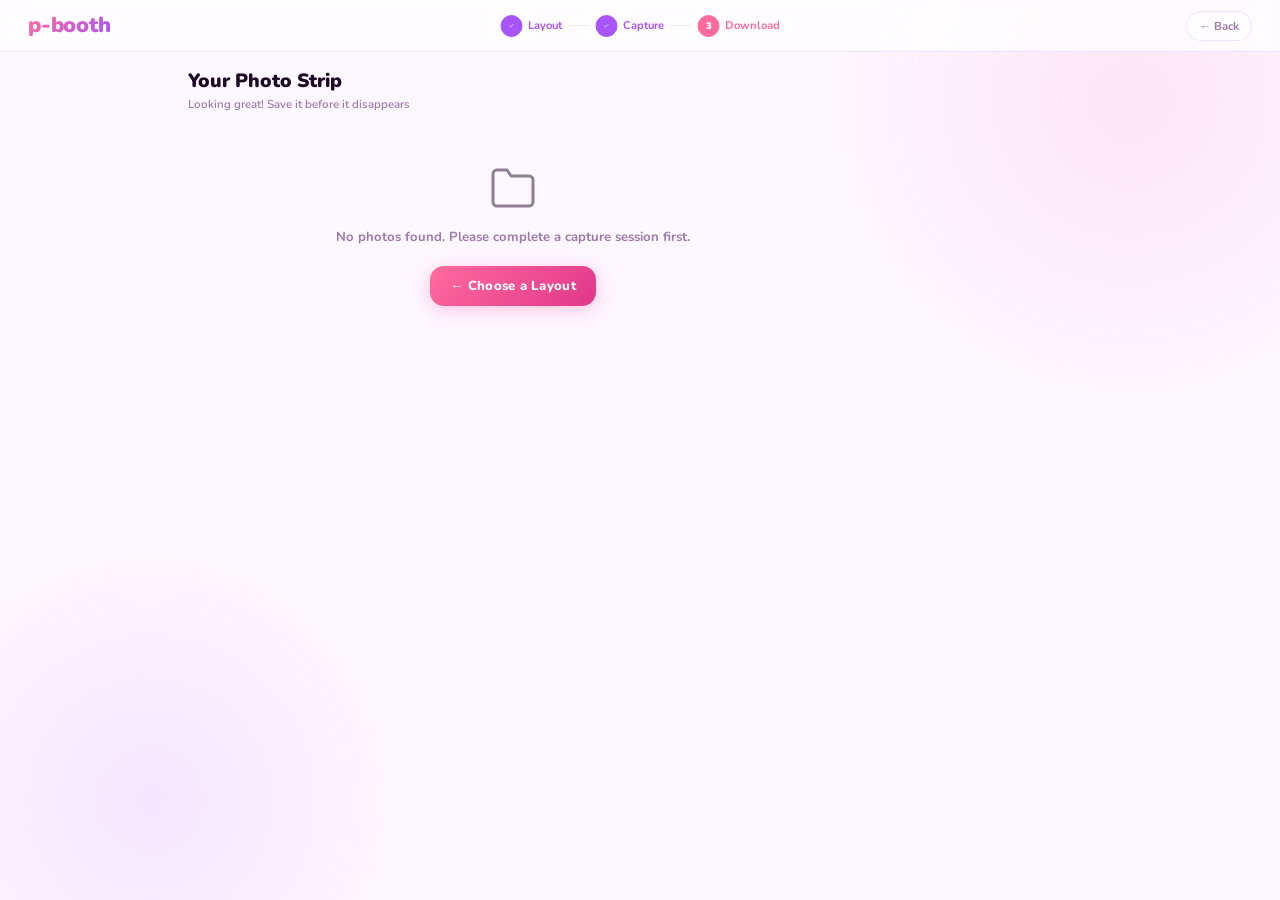
<file: result.html>
<!DOCTYPE html>
<html lang="en">
<head>
  <meta charset="UTF-8">
  <meta name="viewport" content="width=device-width, initial-scale=1.0, maximum-scale=1.0, user-scalable=no">
  <title>p-booth — Your Strip</title>
  <!-- PWA -->
  <link rel="manifest" href="manifest.json">
  <meta name="screen-orientation" content="portrait">
  <meta name="theme-color" content="#ff6b9d">
  <meta name="apple-mobile-web-app-capable" content="yes">
  <meta name="apple-mobile-web-app-status-bar-style" content="default">
  <meta name="apple-mobile-web-app-title" content="p-booth">
  <link rel="apple-touch-icon" href="icon-192.svg">
  <link rel="stylesheet" href="css/style.css">
  <style>
    /* Desktop: fixed full-viewport layout */
    @media (min-width: 769px) {
      html, body { height: 100%; overflow: hidden; }
      main { overflow: hidden; }
      .result-layout { overflow: hidden; }
    }
    body { display: flex; flex-direction: column; min-height: 100vh; }
    main { flex: 1; min-height: 0; display: flex; align-items: stretch; }
    .result-layout { flex: 1; min-height: 0; }
    .strip-frame   { overflow: hidden; position: relative; }
    .strip-frame canvas { max-height: 100%; max-width: 100%; display: block; }
    #stickerLayer  { position: absolute; top: 0; left: 0; overflow: hidden; pointer-events: auto; display: none; }
  </style>
</head>
<body class="result-page">


  <nav class="top-bar">
    <a class="top-bar-logo" href="index.html">p-booth</a>
    <div class="top-bar-steps">
      <div class="step done"><div class="step-num"><svg viewBox="0 0 24 24" fill="none" stroke="currentColor" stroke-width="2.5" stroke-linecap="round" stroke-linejoin="round" style="width:.7em;height:.7em;"><polyline points="20 6 9 17 4 12"/></svg></div><span>Layout</span></div>
      <div class="divider"></div>
      <div class="step done"><div class="step-num"><svg viewBox="0 0 24 24" fill="none" stroke="currentColor" stroke-width="2.5" stroke-linecap="round" stroke-linejoin="round" style="width:.7em;height:.7em;"><polyline points="20 6 9 17 4 12"/></svg></div><span>Capture</span></div>
      <div class="divider"></div>
      <div class="step active"><div class="step-num">3</div><span>Download</span></div>
    </div>
    <div class="top-bar-right">
      <a class="top-bar-back" href="camera.html">← Back</a>
    </div>
  </nav>

  <main>
    <div class="result-layout">

      <div class="section-head fade-in" style="margin:0;">
        <h2 id="resultHeading">Your Photo Strip</h2>
        <p id="resultSub">Looking great! Save it before it disappears</p>
      </div>

      <div class="processing-state" id="processingState">
        <div class="spinner"></div>
        <p>Developing your film…</p>
      </div>

      <div class="strip-frame fade-in hidden" id="stripFrame" style="position:relative;">
        <canvas id="resultCanvas"></canvas>
        <!-- Sticker layer floats over the final canvas -->
        <div id="stickerLayer" style="position:absolute;top:0;left:0;overflow:hidden;pointer-events:auto;display:none;"></div>
      </div>

      <div class="result-sidebar hidden" id="resultSidebar">

        <!-- ── STICKER BUTTON — opens bottom sheet ── -->
        <button class="btn btn-secondary btn-lg" id="addStickerBtn" onclick="openStickerSheet()" style="width:100%;">
          <svg class="ico" viewBox="0 0 24 24" fill="none" stroke="currentColor" stroke-width="2" stroke-linecap="round" stroke-linejoin="round"><circle cx="13.5" cy="6.5" r="1"/><circle cx="17.5" cy="10.5" r="1"/><circle cx="8.5" cy="7.5" r="1"/><circle cx="6.5" cy="12.5" r="1"/><path d="M12 2C6.5 2 2 6.5 2 12s4.5 10 10 10c.926 0 1.648-.746 1.648-1.688 0-.437-.18-.835-.437-1.125-.29-.289-.438-.652-.438-1.125a1.64 1.64 0 0 1 1.668-1.668h1.996c3.051 0 5.555-2.503 5.555-5.554C21.965 6.012 17.461 2 12 2z"/></svg> Add Stickers
        </button>

        <div class="result-actions" id="resultActions">
          <button class="btn btn-primary btn-lg" id="downloadBtn" onclick="downloadStrip()">
            <svg class="ico" viewBox="0 0 24 24" fill="none" stroke="currentColor" stroke-width="2" stroke-linecap="round" stroke-linejoin="round"><path d="M21 15v4a2 2 0 0 1-2 2H5a2 2 0 0 1-2-2v-4"/><polyline points="7 10 12 15 17 10"/><line x1="12" y1="15" x2="12" y2="3"/></svg> Download PNG
          </button>
          <button class="btn btn-secondary result-rearrange-btn btn-lg" onclick="goBackToRearrange()">
            <svg class="ico" viewBox="0 0 24 24" fill="none" stroke="currentColor" stroke-width="2" stroke-linecap="round" stroke-linejoin="round"><polyline points="16 3 21 3 21 8"/><line x1="4" y1="20" x2="21" y2="3"/><polyline points="21 16 21 21 16 21"/><line x1="15" y1="15" x2="21" y2="21"/><line x1="4" y1="4" x2="9" y2="9"/></svg> Rearrange Photos
          </button>
          <button class="btn btn-purple btn-lg" onclick="retakePhotos()">
            <svg class="ico" viewBox="0 0 24 24" fill="none" stroke="currentColor" stroke-width="2" stroke-linecap="round" stroke-linejoin="round"><polyline points="1 4 1 10 7 10"/><path d="M3.51 15a9 9 0 1 0 .49-3.51"/></svg> Retake Photos
          </button>
          <a class="btn btn-ghost btn-lg" href="index.html">
            <svg class="ico" viewBox="0 0 24 24" fill="none" stroke="currentColor" stroke-width="2" stroke-linecap="round" stroke-linejoin="round"><rect x="3" y="3" width="7" height="7"/><rect x="14" y="3" width="7" height="7"/><rect x="14" y="14" width="7" height="7"/><rect x="3" y="14" width="7" height="7"/></svg> New Layout
          </a>
        </div>
      </div>

      <div class="hidden" id="errorState" style="text-align:center;padding:40px;">
        <div style="margin-bottom:16px;"><svg viewBox="0 0 24 24" fill="none" stroke="currentColor" stroke-width="1.5" stroke-linecap="round" stroke-linejoin="round" style="width:3rem;height:3rem;display:block;margin:auto;opacity:.5;"><path d="M22 19a2 2 0 0 1-2 2H4a2 2 0 0 1-2-2V5a2 2 0 0 1 2-2h5l2 3h9a2 2 0 0 1 2 2z"/></svg></div>
        <p style="color:var(--text-muted);font-size:.82rem;font-weight:700;margin-bottom:20px;">
          No photos found. Please complete a capture session first.
        </p>
        <a href="index.html" class="btn btn-primary">← Choose a Layout</a>
      </div>

    </div>
  </main>

  <!-- ═══════════════════════════════════════════════════════════
       STICKER BOTTOM SHEET
       ═══════════════════════════════════════════════════════════ -->
  <div id="stickerSheet" class="mobile-sheet-overlay" onclick="closeStickerSheet(event)">
    <div class="mobile-sheet">
      <div class="mobile-sheet-handle"></div>
      <div class="mobile-sheet-header">
        <span class="mobile-sheet-title"><svg class="ico" viewBox="0 0 24 24" fill="none" stroke="currentColor" stroke-width="2" stroke-linecap="round" stroke-linejoin="round"><circle cx="13.5" cy="6.5" r="1"/><circle cx="17.5" cy="10.5" r="1"/><circle cx="8.5" cy="7.5" r="1"/><circle cx="6.5" cy="12.5" r="1"/><path d="M12 2C6.5 2 2 6.5 2 12s4.5 10 10 10c.926 0 1.648-.746 1.648-1.688 0-.437-.18-.835-.437-1.125-.29-.289-.438-.652-.438-1.125a1.64 1.64 0 0 1 1.668-1.668h1.996c3.051 0 5.555-2.503 5.555-5.554C21.965 6.012 17.461 2 12 2z"/></svg> Add Stickers</span>
        <button class="mobile-sheet-close" onclick="closeStickerSheet()"><svg class="ico" viewBox="0 0 24 24" fill="none" stroke="currentColor" stroke-width="2.5" stroke-linecap="round" stroke-linejoin="round"><line x1="18" y1="6" x2="6" y2="18"/><line x1="6" y1="6" x2="18" y2="18"/></svg></button>
      </div>
      <div class="mobile-sheet-body" style="gap:10px;">
        <p style="font-size:0.7rem;color:var(--text-muted);font-weight:600;margin:0;">Tap to add · Drag to move</p>
        <div id="stickerPanel" style="display:flex;flex-direction:column;gap:8px;min-height:0;">
          <div id="stickerCatTabs" style="display:flex;gap:4px;flex-wrap:wrap;flex-shrink:0;"></div>
          <div id="stickerGrid" style="
            display:grid;
            grid-template-columns:repeat(8,1fr);
            grid-auto-rows:36px;
            gap:4px;
            overflow-y:auto;
            -webkit-overflow-scrolling:touch;
            max-height:160px;
          "></div>
        </div>
        <button class="btn btn-primary" style="width:100%;flex-shrink:0;" onclick="closeStickerSheet()"><svg class="ico" viewBox="0 0 24 24" fill="none" stroke="currentColor" stroke-width="2.5" stroke-linecap="round" stroke-linejoin="round"><polyline points="20 6 9 17 4 12"/></svg> Done</button>
      </div>
    </div>
  </div>

  <script>
    function openStickerSheet() {
      const sheet = document.getElementById('stickerSheet');
      if (sheet) { sheet.classList.add('open'); document.body.style.overflow = 'hidden'; }
    }
    function closeStickerSheet(e) {
      // Called with no arg (Done button) or backdrop click
      if (e instanceof Event && e.target !== document.getElementById('stickerSheet')) return;
      const sheet = document.getElementById('stickerSheet');
      if (sheet) { sheet.classList.remove('open'); document.body.style.overflow = ''; }
    }
  </script>
  <style>
    #stickerSheet .sticker-item-btn {
      all: unset;
      display: flex;
      align-items: center;
      justify-content: center;
      width: 100%;
      height: 36px;
      font-size: 1.3rem;
      line-height: 1;
      border-radius: 6px;
      cursor: pointer;
      background: rgba(255,255,255,0.55);
      border: 1.5px solid rgba(168,85,247,0.12);
      box-sizing: border-box;
      -webkit-tap-highlight-color: transparent;
      transition: transform 0.1s;
    }
    #stickerSheet .sticker-item-btn:active { transform: scale(0.9); }
    #stickerSheet .sticker-cat-btn {
      display: inline-flex;
      align-items: center;
      justify-content: center;
      padding: 3px 10px;
      font-size: 1rem;
      border-radius: 20px;
      border: 1.5px solid rgba(168,85,247,.2);
      background: transparent;
      cursor: pointer;
      -webkit-tap-highlight-color: transparent;
    }
    #stickerSheet .sticker-cat-btn.active {
      background: var(--pink);
      border-color: var(--pink);
      color: white;
    }
  </style>

  <script src="js/orientation-lock.js"></script>
  <script src="js/icons.js"></script>
  <script src="js/canvas.js"></script>
  <script>
    // ── LAYOUTS ──────────────────────────────────────────────────────
    const LAYOUTS_RES = {
      CUT4:  { id:'CUT4',  name:'Classic 4-Cut', kr:'인생4컷',    shots:4, format:'4 × 1 strip', cols:1, rows:4, type:'strip',       accentColor:'#ff6b9d' },
      CUT2:  { id:'CUT2',  name:'2-Cut Wide',    kr:'인생2컷',    shots:2, format:'2 × 1 strip', cols:1, rows:2, type:'strip',       accentColor:'#a855f7' },
      WIDE4: { id:'WIDE4', name:'Wide 4-Cut',    kr:'4컷 와이드', shots:4, format:'2×2 grid',    cols:2, rows:2, type:'grid2x2',     accentColor:'#2dd4bf' },
      CUT8:  { id:'CUT8',  name:'Double Strip',  kr:'인생8컷',    shots:8, format:'2 strips × 4',cols:2, rows:4, type:'doublestrip', accentColor:'#fbbf24' },
    };

    let generatedCanvas = null;
    let currentLayout   = null;

    document.addEventListener('DOMContentLoaded', async () => {
      const layoutId   = sessionStorage.getItem('photobooth_layout');
      const photosJson = sessionStorage.getItem('photobooth_photos');

      if (!layoutId || !photosJson || !LAYOUTS_RES[layoutId]) { showError(); return; }
      currentLayout = LAYOUTS_RES[layoutId];

      let photos;
      try { photos = JSON.parse(photosJson); } catch { showError(); return; }
      if (!photos?.length) { showError(); return; }

      document.getElementById('resultHeading').textContent = `Your ${currentLayout.name} Strip`;
      document.getElementById('resultSub').textContent =
        `${photos.filter(Boolean).length} photos · ${currentLayout.kr} · ${currentLayout.format}`;

      try {
        generatedCanvas = await generatePhotoStrip(photos, currentLayout);
        const rc = document.getElementById('resultCanvas');
        rc.width  = generatedCanvas.width;
        rc.height = generatedCanvas.height;
        rc.getContext('2d').drawImage(generatedCanvas, 0, 0);
        showResult();
        buildStickerPanel();
        positionStickerLayer();
      } catch(err) {
        console.error(err); showError();
      }
    });

    function showResult() {
      document.getElementById('processingState').classList.add('hidden');
      document.getElementById('stripFrame').classList.remove('hidden');
      document.getElementById('resultSidebar').classList.remove('hidden');
    }
    function showError() {
      document.getElementById('processingState').classList.add('hidden');
      document.getElementById('errorState').classList.remove('hidden');
    }

    // ── DOWNLOAD — bakes stickers into a fresh canvas ─────────────────
    async function downloadStrip() {
      if (!generatedCanvas) return;
      const btn = document.getElementById('downloadBtn');
      btn.textContent = '⏳ Saving…';
      btn.disabled = true;

      // Create a fresh output canvas
      const out = document.createElement('canvas');
      out.width  = generatedCanvas.width;
      out.height = generatedCanvas.height;
      const ctx  = out.getContext('2d');
      ctx.drawImage(generatedCanvas, 0, 0);

      // Bake stickers from the live layer into the canvas
      bakeStickersToCan(ctx, out.width, out.height);

      const ts = new Date().toISOString().slice(0,10).replace(/-/g,'');
      downloadCanvas(out, `pbooth-${currentLayout?.id || 'strip'}-${ts}.png`);

      setTimeout(() => {
        btn.innerHTML = '<svg class="ico" viewBox="0 0 24 24" fill="none" stroke="currentColor" stroke-width="2" stroke-linecap="round" stroke-linejoin="round"><path d="M21 15v4a2 2 0 0 1-2 2H5a2 2 0 0 1-2-2v-4"/><polyline points="7 10 12 15 17 10"/><line x1="12" y1="15" x2="12" y2="3"/></svg> Download PNG';
        btn.disabled = false;
        btn.style.background = '';
      }, 1800);
      btn.style.background = 'linear-gradient(135deg,#22c55e,#16a34a)';
    }

    function goBackToRearrange() {
      window.location.href = 'camera.html';
    }
    function confirmBack()       { return true; }
    function retakePhotos() {
      sessionStorage.removeItem('photobooth_photos');
      sessionStorage.removeItem('photobooth_photos_idb');
      sessionStorage.removeItem('photobooth_stickers');
      window.location.href = 'camera.html';
    }

    // ═══════════════════════════════════════════════════════════════
    //  STICKER SYSTEM — result page
    // ═══════════════════════════════════════════════════════════════

    const STICKER_CATS = {
      hearts:  { label: '❤️', title: 'Hearts',     items: ['❤️','🧡','💛','💚','💙','💜','🖤','🤍','💕','💗','💖','💝'] },
      stars:   { label: '⭐', title: 'Stars',       items: ['⭐','🌟','✨','💫','🌠','🌙','⚡','☀️','🌈','❄️','🔥','💥'] },
      flowers: { label: '🌸', title: 'Sparkles',    items: ['🌸','🌺','🌻','🌼','🌷','🍀','🦋','🫧','🎀','🎆','🎇','🌿'] },
      smiles:  { label: '😊', title: 'Smiles',      items: ['😊','😄','🥰','😍','😘','🤩','😎','😜','🤪','😂','🥹','🤗'] },
      booth:   { label: '📸', title: 'Photobooth',  items: ['📸','🎞️','🎭','🎊','🎉','👑','💎','🎬','🎨','✦','🌟','🫶'] },
    };

    let stickerList      = [];
    let selStickerId     = null;
    let stickerIdCtr     = 0;
    let activeCat        = 'hearts';

    function buildStickerPanel() {
      const catTabs = document.getElementById('stickerCatTabs');
      const grid    = document.getElementById('stickerGrid');
      if (!catTabs || !grid) return;
      catTabs.innerHTML = '';
      Object.entries(STICKER_CATS).forEach(([key, cat]) => {
        const btn = document.createElement('button');
        btn.className = `sticker-cat-btn${key === activeCat ? ' active' : ''}`;
        btn.textContent = cat.label;
        btn.title = cat.title;
        btn.addEventListener('click', () => {
          activeCat = key;
          document.querySelectorAll('.sticker-cat-btn').forEach(b => b.classList.remove('active'));
          btn.classList.add('active');
          renderStickerGrid();
        });
        catTabs.appendChild(btn);
      });
      renderStickerGrid();
    }

    function renderStickerGrid() {
      const grid = document.getElementById('stickerGrid');
      if (!grid) return;
      grid.innerHTML = '';
      STICKER_CATS[activeCat].items.forEach(emoji => {
        const btn = document.createElement('button');
        btn.className = 'sticker-item-btn';
        btn.textContent = emoji;
        btn.title = 'Add sticker';
        btn.addEventListener('click', () => addSticker(emoji));
        grid.appendChild(btn);
      });
    }

    function positionStickerLayer() {
      const canvas = document.getElementById('resultCanvas');
      const layer  = document.getElementById('stickerLayer');
      const frame  = document.getElementById('stripFrame');
      if (!canvas || !layer || !frame) return;
      if (!canvas.width) { layer.style.display = 'none'; return; }
      const cr = canvas.getBoundingClientRect();
      const fr = frame.getBoundingClientRect();
      layer.style.display  = 'block';
      layer.style.left     = (cr.left - fr.left) + 'px';
      layer.style.top      = (cr.top  - fr.top)  + 'px';
      layer.style.width    = cr.width  + 'px';
      layer.style.height   = cr.height + 'px';
      layer.style.zIndex   = '10';
    }

    function addSticker(emoji) {
      positionStickerLayer();
      const layer = document.getElementById('stickerLayer');
      if (!layer) return;
      const lw = parseFloat(layer.style.width)  || layer.offsetWidth  || 200;
      const lh = parseFloat(layer.style.height) || layer.offsetHeight || 300;
      if (lw === 0) return;
      const id = ++stickerIdCtr;
      const stk = {
        id, emoji,
        x:        lw/2 + (Math.random()-.5)*lw*.3,
        y:        lh/2 + (Math.random()-.5)*lh*.3,
        size:     Math.max(28, lw * 0.11),
        rotation: (Math.random()-.5)*30,
      };
      stickerList.push(stk);
      renderStickerEl(stk);
      selectSticker(id);
    }

    function renderStickerEl(stk) {
      const layer = document.getElementById('stickerLayer');
      if (!layer) return;
      document.getElementById(`sticker-${stk.id}`)?.remove();

      const el = document.createElement('div');
      el.className = 'sticker-el';
      el.id        = `sticker-${stk.id}`;
      el.style.cssText = `position:absolute;left:${stk.x}px;top:${stk.y}px;transform:translate(-50%,-50%);cursor:move;user-select:none;touch-action:none;`;

      const body = document.createElement('div');
      body.className = 'sticker-body';
      body.style.cssText = `position:relative;display:inline-flex;align-items:center;justify-content:center;transform:rotate(${stk.rotation}deg);transform-origin:center;`;

      const emojiEl = document.createElement('span');
      emojiEl.className   = 'sticker-emoji';
      emojiEl.textContent = stk.emoji;
      emojiEl.style.cssText = `font-size:${stk.size}px;line-height:1;display:block;pointer-events:none;`;

      const delBtn = document.createElement('button');
      delBtn.className = 'sticker-del-btn';
      delBtn.innerHTML = '<svg viewBox="0 0 24 24" fill="none" stroke="currentColor" stroke-width="2.5" stroke-linecap="round" stroke-linejoin="round" style="width:.75rem;height:.75rem;"><line x1="18" y1="6" x2="6" y2="18"/><line x1="6" y1="6" x2="18" y2="18"/></svg>';
      delBtn.title = 'Remove';

      const resizeHandle = document.createElement('div');
      resizeHandle.className = 'sticker-resize-handle';
      resizeHandle.title = 'Resize';

      const rotateHandle = document.createElement('div');
      rotateHandle.className = 'sticker-rotate-handle';
      rotateHandle.title = 'Rotate';
      rotateHandle.textContent = '↻';

      body.append(emojiEl, delBtn, resizeHandle, rotateHandle);
      el.appendChild(body);
      layer.appendChild(el);

      // ── Drag ──
      let dragging = false, dStartX, dStartY, sStartX, sStartY;
      el.addEventListener('pointerdown', e => {
        if (e.target.closest('.sticker-del-btn,.sticker-resize-handle,.sticker-rotate-handle')) return;
        e.stopPropagation(); e.preventDefault();
        selectSticker(stk.id);
        dragging = true; dStartX = e.clientX; dStartY = e.clientY;
        sStartX = stk.x; sStartY = stk.y;
        el.setPointerCapture(e.pointerId);
      });
      el.addEventListener('pointermove', e => {
        if (!dragging) return;
        stk.x = sStartX + (e.clientX - dStartX);
        stk.y = sStartY + (e.clientY - dStartY);
        el.style.left = stk.x + 'px'; el.style.top = stk.y + 'px';
      });
      el.addEventListener('pointerup', () => { dragging = false; });

      // ── Delete ──
      delBtn.addEventListener('click', e => { e.stopPropagation(); removeSticker(stk.id); });

      // ── Resize ──
      let resizing = false, rStartDist, rStartSize;
      resizeHandle.addEventListener('pointerdown', e => {
        e.stopPropagation(); e.preventDefault(); resizing = true;
        const c = getStickerCenter(el);
        rStartDist = Math.hypot(e.clientX - c.x, e.clientY - c.y) || 1;
        rStartSize = stk.size;
        resizeHandle.setPointerCapture(e.pointerId);
      });
      resizeHandle.addEventListener('pointermove', e => {
        if (!resizing) return;
        const c = getStickerCenter(el);
        stk.size = Math.max(18, rStartSize * (Math.hypot(e.clientX - c.x, e.clientY - c.y) / rStartDist));
        emojiEl.style.fontSize = stk.size + 'px';
      });
      resizeHandle.addEventListener('pointerup', () => { resizing = false; });

      // ── Rotate ──
      let rotating = false, rotBase;
      rotateHandle.addEventListener('pointerdown', e => {
        e.stopPropagation(); e.preventDefault(); rotating = true;
        const c = getStickerCenter(el);
        rotBase = Math.atan2(e.clientY - c.y, e.clientX - c.x) * 180/Math.PI - stk.rotation;
        rotateHandle.setPointerCapture(e.pointerId);
      });
      rotateHandle.addEventListener('pointermove', e => {
        if (!rotating) return;
        const c = getStickerCenter(el);
        stk.rotation = Math.atan2(e.clientY - c.y, e.clientX - c.x) * 180/Math.PI - rotBase;
        body.style.transform = `rotate(${stk.rotation}deg)`;
      });
      rotateHandle.addEventListener('pointerup', () => { rotating = false; });
    }

    function getStickerCenter(el) {
      const r = el.getBoundingClientRect();
      return { x: r.left + r.width/2, y: r.top + r.height/2 };
    }
    function selectSticker(id) {
      selStickerId = id;
      document.querySelectorAll('.sticker-el').forEach(e => e.classList.remove('sticker-selected'));
      document.getElementById(`sticker-${id}`)?.classList.add('sticker-selected');
    }
    function removeSticker(id) {
      stickerList = stickerList.filter(s => s.id !== id);
      document.getElementById(`sticker-${id}`)?.remove();
      if (selStickerId === id) selStickerId = null;
    }

    // Bake stickers from the DOM layer onto a canvas context
    function bakeStickersToCan(ctx, cw, ch) {
      const layer = document.getElementById('stickerLayer');
      if (!layer) return;
      const lw = parseFloat(layer.style.width)  || 1;
      const lh = parseFloat(layer.style.height) || 1;
      stickerList.forEach(s => {
        const cx   = (s.x / lw) * cw;
        const cy   = (s.y / lh) * ch;
        const size = (s.size / lw) * cw;
        const rot  = (s.rotation || 0) * Math.PI / 180;
        ctx.save();
        ctx.globalAlpha  = 1;
        ctx.fillStyle    = '#000000';
        ctx.translate(cx, cy);
        ctx.rotate(rot);
        ctx.font         = `${size}px serif`;
        ctx.textAlign    = 'center';
        ctx.textBaseline = 'middle';
        ctx.fillText(s.emoji, 0, 0);
        ctx.restore();
      });
    }

    // Deselect on clicking empty layer
    document.addEventListener('DOMContentLoaded', () => {
      const layer = document.getElementById('stickerLayer');
      if (layer) {
        layer.addEventListener('pointerdown', e => {
          if (e.target === layer) {
            selStickerId = null;
            document.querySelectorAll('.sticker-el').forEach(el => el.classList.remove('sticker-selected'));
          }
        });
      }
      window.addEventListener('resize', positionStickerLayer);
    });
  </script>
  <script>
    if ('serviceWorker' in navigator) {
      window.addEventListener('load', () => {
        navigator.serviceWorker.register('./sw.js').catch(() => {});
      });
    }
  </script>
  <script src="js/install-banner.js"></script>
</body>
</html>
</file>
<file: css/style.css>
@import url('https://fonts.googleapis.com/css2?family=Nunito:ital,wght@0,400;0,600;0,700;0,800;0,900;1,400&family=Noto+Sans+KR:wght@400;500;700&display=swap');

/* ─── TOKENS ─── */
:root {
  --bg:           #fdf7ff;
  --bg-2:         #fff0f7;
  --surface:      #ffffff;
  --pink:         #ff6b9d;
  --pink-light:   #ffb3ce;
  --pink-dim:     rgba(255,107,157,.1);
  --pink-border:  rgba(255,107,157,.3);
  --purple:       #a855f7;
  --purple-dim:   rgba(168,85,247,.1);
  --mint:         #2dd4bf;
  --mint-dim:     rgba(45,212,191,.1);
  --yellow:       #fbbf24;
  --yellow-dim:   rgba(251,191,36,.12);
  --text:         #1e0a24;
  --text-muted:   #9d7aaa;
  --text-light:   #c4a8d0;
  --border:       rgba(168,85,247,.15);

  --radius:       14px;
  --radius-lg:    22px;
  --radius-xl:    30px;
  --shadow-sm:    0 2px 12px rgba(168,85,247,.08);
  --shadow:       0 8px 32px rgba(168,85,247,.12);
  --shadow-hover: 0 16px 48px rgba(255,107,157,.2);
  --shadow-card:  0 4px 20px rgba(168,85,247,.1);
  --transition:   0.25s cubic-bezier(.4,0,.2,1);

  --font-ui: 'Nunito', sans-serif;
  --font-kr: 'Noto Sans KR', sans-serif;
}

/* ─── RESET ─── */
*, *::before, *::after { box-sizing: border-box; margin: 0; padding: 0; }
html { font-size: 16px; scroll-behavior: smooth; -webkit-text-size-adjust: 100%; }
body {
  font-family: var(--font-ui);
  background: var(--bg);
  color: var(--text);
  min-height: 100vh;
  overflow-x: hidden;
  position: relative;
}

body::before {
  content: '';
  position: fixed; top: -200px; right: -150px;
  width: 600px; height: 600px;
  background: radial-gradient(circle, rgba(255,107,157,.12) 0%, transparent 70%);
  pointer-events: none; z-index: 0;
}
body::after {
  content: '';
  position: fixed; bottom: -150px; left: -100px;
  width: 500px; height: 500px;
  background: radial-gradient(circle, rgba(168,85,247,.1) 0%, transparent 70%);
  pointer-events: none; z-index: 0;
}

/* ─── PAGE WRAPPER ─── */
.page-wrapper {
  max-width: 1100px; margin: 0 auto;
  padding: 0 40px;
  position: relative; z-index: 1;
}

/* ─── HEADER ─── */
.site-header {
  padding: 36px 40px 0;
  display: flex; flex-direction: column;
  align-items: center; gap: 8px;
  position: relative; z-index: 1;
}
.site-header .eyebrow {
  display: inline-flex; align-items: center; gap: 7px;
  font-size: 0.68rem; letter-spacing: 0.18em; text-transform: uppercase;
  color: var(--pink); font-weight: 800;
  background: var(--pink-dim); border: 1.5px solid var(--pink-border);
  padding: 5px 14px; border-radius: 20px;
}
.site-header h1 {
  font-size: clamp(2rem, 6vw, 3.6rem);
  font-weight: 900; line-height: 1;
  color: var(--text); letter-spacing: -0.02em;
}
.site-header h1 .highlight {
  background: linear-gradient(135deg, var(--pink) 0%, var(--purple) 100%);
  -webkit-background-clip: text; -webkit-text-fill-color: transparent;
  background-clip: text;
}
.site-header .subtitle { font-size: 0.9rem; color: var(--text-muted); font-weight: 600; }
.site-header .kr-label {
  font-family: var(--font-kr);
  font-size: 0.72rem; color: var(--text-light); letter-spacing: 0.04em;
}

/* ─── TOP NAV BAR ─── */
.top-bar {
  display: flex; align-items: center; justify-content: space-between;
  padding: 0 28px;
  height: 52px;
  border-bottom: 1.5px solid var(--border);
  position: relative; z-index: 10;
  background: rgba(255,255,255,0.75);
  backdrop-filter: blur(10px);
  flex-shrink: 0;
}
.top-bar-logo {
  font-size: 1.35rem; font-weight: 900; line-height: 1;
  background: linear-gradient(135deg, var(--pink) 0%, var(--purple) 100%);
  -webkit-background-clip: text; -webkit-text-fill-color: transparent;
  background-clip: text;
  text-decoration: none;
  letter-spacing: -0.01em;
}
.top-bar-steps {
  display: flex; align-items: center; gap: 7px;
  font-size: 0.7rem; font-weight: 700; color: var(--text-light);
  position: absolute; left: 50%; transform: translateX(-50%);
}
.top-bar-steps .step { display: flex; align-items: center; gap: 5px; }
.top-bar-steps .step.active { color: var(--pink); }
.top-bar-steps .step.done   { color: var(--purple); }
.top-bar-steps .step-num {
  width: 22px; height: 22px; border-radius: 50%;
  border: 1.5px solid currentColor;
  display: flex; align-items: center; justify-content: center;
  font-size: 0.6rem; font-weight: 900;
}
.top-bar-steps .step.active .step-num { background: var(--pink); border-color: var(--pink); color: white; }
.top-bar-steps .step.done   .step-num { background: var(--purple); border-color: var(--purple); color: white; font-size: 0.5rem; }
.top-bar-steps .divider { width: 20px; height: 1.5px; background: currentColor; opacity: .25; border-radius: 1px; }
.top-bar-right { display: flex; align-items: center; gap: 10px; }
.top-bar-back {
  font-size: 0.72rem; font-weight: 700; color: var(--text-muted);
  text-decoration: none; transition: color var(--transition);
  padding: 6px 12px; border-radius: 20px;
  border: 1.5px solid var(--border);
  background: rgba(255,255,255,.6);
}
.top-bar-back:hover { color: var(--pink); border-color: var(--pink-border); }

.header-rule {
  width: 100%; height: 1.5px;
  background: linear-gradient(90deg, transparent, rgba(255,107,157,.3), rgba(168,85,247,.2), transparent);
  margin: 20px 0 0;
}

/* ─── STEPS (index page) ─── */
.steps {
  display: flex; align-items: center; gap: 8px;
  justify-content: center; padding: 18px 0;
  font-size: 0.72rem; color: var(--text-light); font-weight: 700;
  position: relative; z-index: 1;
}
.steps .step { display: flex; align-items: center; gap: 7px; transition: color var(--transition); }
.steps .step.active { color: var(--pink); }
.steps .step.done   { color: var(--purple); }
.steps .step-num {
  width: 24px; height: 24px; border-radius: 50%;
  border: 2px solid currentColor;
  display: flex; align-items: center; justify-content: center;
  font-size: 0.65rem; font-weight: 900;
}
.steps .step.active .step-num {
  background: var(--pink); border-color: var(--pink); color: white;
  box-shadow: 0 2px 12px rgba(255,107,157,.4);
}
.steps .step.done .step-num { background: var(--purple); border-color: var(--purple); color: white; }
.steps .divider { width: 28px; height: 2px; background: currentColor; opacity: .25; border-radius: 1px; }

/* ─── SECTION HEADING ─── */
.section-head { text-align: center; margin: 26px 0 30px; }
.section-head h2 { font-size: clamp(1.2rem, 3vw, 1.8rem); font-weight: 900; color: var(--text); }
.section-head p  { font-size: 0.8rem; color: var(--text-muted); margin-top: 6px; font-weight: 600; }

/* ─── LAYOUT GRID ─── */
.layout-grid {
  display: grid; grid-template-columns: repeat(2, 1fr);
  gap: 18px; margin: 0 auto 40px;
}

/* ─── LAYOUT CARD ─── */
.layout-card {
  background: var(--surface);
  border: 2px solid var(--border);
  border-radius: var(--radius-lg); overflow: hidden;
  cursor: pointer; position: relative;
  box-shadow: var(--shadow-card);
  transition: border-color var(--transition), transform var(--transition), box-shadow var(--transition);
  -webkit-tap-highlight-color: transparent;
}
.layout-card::before { display: none; }
.layout-card:hover   { border-color: var(--pink-border); transform: translateY(-4px); box-shadow: var(--shadow-hover); }
.layout-card.selected {
  border-color: var(--pink);
  box-shadow: 0 0 0 3px rgba(255,107,157,.18), var(--shadow-hover);
}
.badge-selected {
  display: none; position: absolute; top: 10px; right: 10px;
  background: var(--pink); color: white;
  font-size: 0.6rem; font-weight: 900; letter-spacing: 0.1em; text-transform: uppercase;
  padding: 3px 9px; border-radius: 20px;
  box-shadow: 0 2px 8px rgba(255,107,157,.4); z-index: 2;
}
.layout-card.selected .badge-selected { display: block; }

.layout-preview {
  background: linear-gradient(135deg, #fef0f6 0%, #f4efff 100%);
  display: flex; align-items: center; justify-content: center;
  padding: 28px 20px; min-height: 200px;
  border-bottom: 1.5px solid var(--border);
  gap: 10px;
}
.layout-preview svg {
  max-height: 165px; width: auto;
  filter: drop-shadow(0 4px 16px rgba(168,85,247,.2));
  transition: transform var(--transition);
}
.layout-card:hover .layout-preview svg { transform: scale(1.05) translateY(-2px); }

.layout-info { padding: 14px 18px 18px; text-align: center; display: flex; flex-direction: column; align-items: center; }
.layout-info .layout-name {
  font-size: 0.98rem; font-weight: 900; color: var(--text);
  display: block; text-align: center;
}
.layout-info .layout-name .kr { display: none; }
.layout-info .layout-meta { display: flex; gap: 6px; margin: 8px 0 12px; flex-wrap: wrap; justify-content: center; }
.meta-tag {
  font-size: 0.6rem; letter-spacing: 0.08em; text-transform: uppercase;
  font-weight: 800; padding: 3px 8px; border-radius: 20px;
}
.layout-info .btn {
  padding: 7px 18px;
  font-size: 0.72rem;
  border-radius: 12px;
  width: auto;
}
.meta-tag.pink   { color: var(--pink);   background: var(--pink-dim);   border: 1.5px solid var(--pink-border); }
.meta-tag.purple { color: var(--purple); background: var(--purple-dim); border: 1.5px solid rgba(168,85,247,.25); }
.meta-tag.mint   { color: var(--mint);   background: var(--mint-dim);   border: 1.5px solid rgba(45,212,191,.25); }
.meta-tag.yellow { color: #b45309;       background: var(--yellow-dim); border: 1.5px solid rgba(251,191,36,.3); }

/* ─── BUTTONS ─── */
.btn {
  display: inline-flex; align-items: center; justify-content: center;
  gap: 7px; font-family: var(--font-ui); font-size: 0.82rem;
  font-weight: 800; letter-spacing: 0.02em;
  border: none; border-radius: var(--radius); cursor: pointer;
  transition: all var(--transition); text-decoration: none;
  -webkit-tap-highlight-color: transparent;
  padding: 11px 20px;
}
.btn:hover    { transform: translateY(-1px); }
.btn:active   { transform: scale(0.98); }
.btn:disabled { opacity: .5; cursor: not-allowed; pointer-events: none; }
.btn-primary {
  background: linear-gradient(135deg, var(--pink), #e0378a);
  color: white;
  box-shadow: 0 4px 18px rgba(255,107,157,.35);
}
.btn-primary:hover { box-shadow: 0 6px 28px rgba(255,107,157,.5); }
.btn-primary:active { transform: scale(0.98); }
.btn-secondary {
  background: white; color: var(--text);
  padding: 11px 20px; border: 2px solid var(--border);
  box-shadow: var(--shadow-sm);
}
.btn-secondary:hover { border-color: var(--pink-border); color: var(--pink); }
.btn-purple {
  background: linear-gradient(135deg, var(--purple), #7c3aed);
  color: white;
  box-shadow: 0 4px 16px rgba(168,85,247,.35);
}
.btn-purple:hover { box-shadow: 0 6px 24px rgba(168,85,247,.5); }
.btn-ghost {
  background: transparent; color: var(--text-muted);
  font-size: 0.72rem;
}
.btn-ghost:hover { color: var(--pink); }
.btn-lg { padding: 14px 28px; font-size: 0.85rem; border-radius: 16px; }

/* ─── MODE TOGGLE ─── */
.mode-toggle-wrap {
  display: flex; justify-content: center; align-items: center; gap: 6px;
  padding: 10px 0 8px; position: relative; z-index: 1;
  flex-shrink: 0;
}
.mode-toggle {
  display: flex; gap: 0;
  background: var(--surface); border: 2px solid var(--border);
  border-radius: 50px; padding: 4px;
  box-shadow: var(--shadow-sm);
  width: fit-content;   /* ← only as wide as the two buttons need */
}
.mode-btn {
  font-family: var(--font-ui); font-size: 0.78rem; font-weight: 800;
  padding: 9px 22px; border-radius: 50px; border: none;
  cursor: pointer; background: transparent; color: var(--text-muted);
  transition: all var(--transition); white-space: nowrap;
  -webkit-tap-highlight-color: transparent;
}
.mode-btn.active {
  background: linear-gradient(135deg, var(--pink), #e0378a);
  color: white; box-shadow: 0 3px 12px rgba(255,107,157,.35);
}

/* ─── CAMERA PAGE LAYOUT ─── */
.camera-layout {
  display: grid; grid-template-columns: 234px 1fr 210px; gap: 12px;
  max-width: 1180px; margin: 0 auto; padding: 0 18px 10px;
  align-items: stretch; height: 100%;
  box-sizing: border-box;
  position: relative; z-index: 1;
}
.camera-left-panel  { display: flex; flex-direction: column; gap: 10px; height: 100%; overflow: hidden; }
.camera-right-panel { display: flex; flex-direction: column; gap: 10px; height: 100%; overflow: hidden; }
.camera-left-panel  .sidebar-panel,
.camera-right-panel .sidebar-panel { margin-bottom: 0; }
.camera-right-panel .live-preview-wrap { flex: 1; min-height: 0; }
.camera-right-panel .live-preview-wrap canvas { width: 100% !important; height: auto !important; }

/* ─── CAMERA VIEWFINDER ─── */
.camera-viewfinder {
  position: relative; background: #1a0a24;
  border-radius: var(--radius-lg); overflow: hidden;
  border: 2px solid var(--border); aspect-ratio: 4/3; box-shadow: var(--shadow);
}
.camera-viewfinder video {
  width: 100%; height: 100%; object-fit: cover; display: block;
}
canvas#snapshot {
  position: absolute; inset: 0; width: 100%; height: 100%;
  object-fit: cover; display: none;
}
.vf-corner {
  position: absolute; width: 22px; height: 22px;
  border-color: var(--pink); border-style: solid; opacity: .85;
}
.vf-corner.tl { top: 12px; left: 12px; border-width: 2px 0 0 2px; border-radius: 4px 0 0 0; }
.vf-corner.tr { top: 12px; right: 12px; border-width: 2px 2px 0 0; border-radius: 0 4px 0 0; }
.vf-corner.bl { bottom: 12px; left: 12px; border-width: 0 0 2px 2px; border-radius: 0 0 0 4px; }
.vf-corner.br { bottom: 12px; right: 12px; border-width: 0 2px 2px 0; border-radius: 0 0 4px 0; }

/* ─── COUNTDOWN ─── */
.countdown-overlay {
  position: absolute; inset: 0;
  background: rgba(10,0,20,.75); backdrop-filter: blur(3px);
  display: flex; flex-direction: column;
  align-items: center; justify-content: center;
  z-index: 10; opacity: 0; pointer-events: none; transition: opacity 0.2s;
}
.countdown-overlay.visible { opacity: 1; pointer-events: auto; }
.countdown-number {
  font-size: 9rem; font-weight: 900; line-height: 1;
  background: linear-gradient(135deg, var(--pink), var(--purple));
  -webkit-background-clip: text; -webkit-text-fill-color: transparent; background-clip: text;
  filter: drop-shadow(0 0 24px rgba(255,107,157,.5));
  animation: countPulse 1s ease-in-out;
}
@keyframes countPulse {
  0%   { transform: scale(1.5); opacity: 0; }
  25%  { transform: scale(1);   opacity: 1; }
  80%  { transform: scale(1);   opacity: 1; }
  100% { transform: scale(.8);  opacity: 0; }
}
.countdown-label {
  font-size: 0.78rem; font-weight: 800; letter-spacing: 0.18em;
  text-transform: uppercase; color: rgba(255,255,255,.6); margin-top: 14px;
}

/* ─── CAPTURED PAUSE STATE ─── */
.captured-state {
  position: absolute; inset: 0; z-index: 12;
  display: flex; flex-direction: column;
  align-items: center; justify-content: center;
  gap: 12px;
  background: rgba(10,0,20,.55);
  backdrop-filter: blur(2px);
  opacity: 0; pointer-events: none;
  transition: opacity 0.2s ease;
}
.captured-state.visible { opacity: 1; }

.captured-check-ring {
  width: 72px; height: 72px; border-radius: 50%;
  background: linear-gradient(135deg, var(--pink), var(--purple));
  display: flex; align-items: center; justify-content: center;
  box-shadow: 0 0 0 8px rgba(255,107,157,.2), 0 8px 32px rgba(255,107,157,.45);
  animation: capturedPop 0.35s cubic-bezier(.4,0,.2,1);
}
@keyframes capturedPop {
  0%   { transform: scale(0.4); opacity: 0; }
  60%  { transform: scale(1.15); opacity: 1; }
  100% { transform: scale(1); }
}
.captured-check {
  font-size: 2rem; color: white; font-weight: 900; line-height: 1;
}
.captured-label {
  font-size: 1rem; font-weight: 900; color: white;
  letter-spacing: 0.02em;
}
.captured-sublabel {
  font-size: 0.72rem; font-weight: 600; color: rgba(255,255,255,.6);
  letter-spacing: 0.04em;
}

/* ─── FLASH ─── */
.flash-overlay {
  position: absolute; inset: 0; background: white; opacity: 0;
  pointer-events: none; z-index: 20; transition: opacity 0.05s;
}

/* ─── SHOT PROGRESS ─── */
.shot-progress { margin-top: 12px; }
.shot-bar-track { height: 5px; background: rgba(168,85,247,.12); border-radius: 3px; overflow: hidden; }
.shot-bar-fill {
  height: 100%; background: linear-gradient(90deg, var(--pink), var(--purple));
  border-radius: 3px; transition: width 0.4s cubic-bezier(.4,0,.2,1); width: 0%;
}
.shot-labels { display: flex; justify-content: space-between; margin-top: 8px; }
.shot-label-current { font-size: 0.72rem; font-weight: 800; color: var(--pink); }
.shot-label-total   { font-size: 0.72rem; color: var(--text-muted); font-weight: 600; }

.camera-controls { margin-top: 14px; display: flex; gap: 10px; align-items: center; }

/* ─── SIDEBAR PANEL ─── */
.sidebar-panel {
  background: var(--surface); border: 2px solid var(--border);
  border-radius: var(--radius-lg); padding: 16px;
  margin-bottom: 14px; box-shadow: var(--shadow-sm);
}
.sidebar-panel h3 {
  font-size: 0.6rem; font-weight: 900; letter-spacing: 0.18em;
  text-transform: uppercase; color: var(--text-muted); margin-bottom: 12px;
}
.layout-badge { display: flex; align-items: center; gap: 12px; }
.layout-badge-icon {
  width: 46px; height: 46px;
  background: linear-gradient(135deg, var(--pink-dim), var(--purple-dim));
  border: 2px solid var(--pink-border); border-radius: 12px;
  display: flex; align-items: center; justify-content: center;
  font-size: 0.65rem; font-weight: 900; color: var(--pink);
  text-align: center; line-height: 1.3; font-family: var(--font-kr);
}
.layout-badge-info .name { font-weight: 900; font-size: 0.9rem; color: var(--text); }
.layout-badge-info .sub  { font-size: 0.62rem; color: var(--text-light); font-weight: 700; margin-top: 2px; }

/* ─── THUMBNAILS ─── */
.thumbnails-grid { display: grid; gap: 7px; }
.thumbnails-grid.cols-1 { grid-template-columns: 1fr; }
.thumbnails-grid.cols-2 { grid-template-columns: repeat(2, 1fr); }
.thumbnails-grid.cols-4 { grid-template-columns: repeat(4, 1fr); }

.thumb-slot {
  aspect-ratio: 1.55 / 1;
  background: linear-gradient(135deg, #fef0f6, #f4efff);
  border: 2px dashed rgba(168,85,247,.2);
  border-radius: 8px; overflow: hidden; position: relative;
  transition: border-color var(--transition);
}
.thumb-slot.captured { border-style: solid; border-color: var(--pink); box-shadow: 0 2px 8px rgba(255,107,157,.2); }
.thumb-slot img { width: 100%; height: 100%; object-fit: cover; display: block; opacity: 0; transition: opacity 0.3s; }
.thumb-slot.captured img { opacity: 1; }
.thumb-slot .slot-num {
  position: absolute; inset: 0;
  display: flex; align-items: center; justify-content: center;
  font-size: 0.62rem; color: var(--text-light); font-weight: 800; pointer-events: none;
}
.thumb-slot.captured .slot-num { display: none; }

/* ─── LIVE STRIP PREVIEW ─── */
.live-preview-wrap {
  width: 100%;
  background: #f8f4ff;
  border-radius: 10px;
  overflow: hidden;
  display: flex; align-items: center; justify-content: center;
  min-height: 80px; padding: 6px; box-sizing: border-box;
}
.live-preview-wrap canvas {
  display: none; width: 100%; height: auto;
  border-radius: 4px; box-shadow: 0 2px 12px rgba(0,0,0,.10);
}
.live-preview-placeholder {
  display: flex; flex-direction: column;
  align-items: center; gap: 6px; padding: 18px 0;
  color: var(--text-light); font-size: 0.68rem; font-weight: 600; text-align: center;
}
.live-preview-placeholder span { font-size: 1.6rem; opacity: 0.5; }

/* ─── STATUS / READY / PERMISSION ─── */
.status-msg { text-align: center; padding: 10px; font-size: 0.75rem; font-weight: 700; color: var(--text-muted); }
.status-msg.active { color: var(--pink); }

.ready-state {
  display: flex; flex-direction: column;
  align-items: center; justify-content: center;
  gap: 16px; min-height: 300px; text-align: center;
}
.ready-state .big-icon { font-size: 3.5rem; animation: float 3s ease-in-out infinite; }
@keyframes float { 0%, 100% { transform: translateY(0); } 50% { transform: translateY(-10px); } }
.ready-state h2 { font-size: 1.4rem; font-weight: 900; color: white; }
.ready-state p  { font-size: 0.8rem; font-weight: 600; color: rgba(255,255,255,.55); max-width: 280px; line-height: 1.7; }
.pose-count-badge {
  display: inline-flex; align-items: center; gap: 6px;
  background: rgba(255,107,157,.2); border: 1.5px solid rgba(255,107,157,.4);
  color: var(--pink-light); font-size: 0.72rem; font-weight: 800;
  padding: 5px 14px; border-radius: 20px;
}
.permission-error {
  display: none; flex-direction: column; align-items: center; justify-content: center;
  gap: 14px; padding: 40px; text-align: center; min-height: 300px;
}
.permission-error.visible { display: flex; }
.permission-error .icon { font-size: 3rem; }
.permission-error h3 { font-weight: 900; font-size: 1.1rem; color: #ff4444; }
.permission-error p  { font-size: 0.78rem; color: rgba(255,255,255,.4); max-width: 300px; line-height: 1.7; }

/* ─── UPLOAD MODE ─── */
.upload-mode-container {
  background: var(--surface); border: 2px solid var(--border);
  border-radius: var(--radius-lg); padding: 20px;
  box-shadow: var(--shadow-sm);
  display: flex;
  flex-direction: column;
  flex: 1;
  min-height: 0;
  overflow: hidden;
  position: relative;
}
.upload-header { display: flex; align-items: center; gap: 14px; margin-bottom: 12px; flex-shrink: 0; padding-right: 140px; }
.upload-header-icon { font-size: 2rem; }
.upload-header h3 { font-size: 1rem; font-weight: 900; color: var(--text); }
.upload-header p  { font-size: 0.72rem; color: var(--text-muted); font-weight: 600; margin-top: 3px; }

.upload-slots-grid {
  display: grid;
  gap: 10px;
  flex: 1;
  min-height: 0;
  align-content: stretch;
  justify-content: center;
  overflow: hidden;
}
.upload-slot {
  border-radius: var(--radius);
  border: 2px dashed rgba(168,85,247,.25);
  background: linear-gradient(135deg, #fef0f6, #f4efff);
  position: relative; overflow: hidden; cursor: pointer;
  transition: border-color var(--transition), transform var(--transition);
  -webkit-tap-highlight-color: transparent;
  /* Height fills its 1fr grid row; width is derived from aspect-ratio */
  height: 100%;
  width: auto;
  aspect-ratio: 1 / 0.6452;
  max-width: 100%;
  min-width: 0;
  box-sizing: border-box;
}
.upload-slot:hover { border-color: var(--pink); transform: scale(1.01); }
.upload-slot:active { transform: scale(0.98); }
.upload-slot.filled { border-style: solid; border-color: var(--pink); }
.upload-slot-placeholder {
  position: absolute; inset: 0;
  display: flex; flex-direction: column;
  align-items: center; justify-content: center; gap: 6px;
}
.upload-slot-icon {
  width: 36px; height: 36px; border-radius: 50%;
  background: rgba(255,107,157,.15); border: 2px dashed rgba(255,107,157,.4);
  display: flex; align-items: center; justify-content: center;
  font-size: 1.1rem; font-weight: 900; color: var(--pink);
}
.upload-slot-num { font-size: 0.65rem; font-weight: 800; color: var(--text-muted); letter-spacing: 0.05em; }
.upload-slot-img { width: 100%; height: 100%; object-fit: cover; }
.upload-slot-remove {
  position: absolute; top: 6px; right: 6px;
  width: 26px; height: 26px; border-radius: 50%;
  background: rgba(255,50,80,.85); border: none;
  color: white; font-size: 0.7rem; font-weight: 900;
  cursor: pointer; display: none; align-items: center; justify-content: center;
  z-index: 5; transition: background var(--transition);
  -webkit-tap-highlight-color: transparent;
}
.upload-slot-remove:hover { background: rgba(220,20,50,1); }
.upload-bulk-wrap { display: flex; justify-content: center; margin-bottom: 12px; flex-shrink: 0; }
.upload-bulk-btn {
  width: auto !important;
  font-size: 0.62rem !important;
  border-style: dashed !important;
  border-width: 1.5px !important;
  padding: 4px 9px !important;
  min-height: unset !important;
  height: auto !important;
  line-height: 1.3 !important;
  white-space: nowrap !important;
  flex-shrink: 0 !important;
  gap: 4px !important;
}
/* Position the bulk button in the upper-right corner of the upload modal */
.upload-mode-container > .upload-header .upload-bulk-btn,
.upload-header .upload-bulk-btn {
  position: absolute;
  top: 16px;
  right: 16px;
  z-index: 2;
}
.upload-progress-wrap { margin-bottom: 4px; flex-shrink: 0; }
.upload-progress-bar { height: 6px; background: rgba(168,85,247,.12); border-radius: 3px; overflow: hidden; margin-bottom: 6px; }
.upload-progress-fill {
  height: 100%; width: 0%;
  background: linear-gradient(90deg, var(--pink), var(--purple));
  border-radius: 3px; transition: width 0.4s cubic-bezier(.4,0,.2,1);
}
.upload-progress-label { font-size: 0.7rem; font-weight: 800; color: var(--text-muted); text-align: center; }
.upload-slot-reorder-hint { font-size: .63rem; color: var(--text-muted); font-weight: 600; text-align: center; padding: 4px 0 6px; display: none; flex-shrink: 0; }
.upload-slot-reorder-hint.visible { display: block; animation: fadeInUp .3s ease; }

/* ─── REARRANGE VIEW ─── */
.rearrange-container {
  background: var(--surface);
  border: 2px solid var(--border);
  border-radius: var(--radius-lg);
  padding: 20px;
  box-shadow: var(--shadow-sm);
  display: flex;
  flex-direction: column;
  flex: 1;
  min-height: 0;
  overflow: hidden;
}
.rearrange-header-row {
  display: flex; align-items: center; gap: 14px;
  margin-bottom: 12px;
  flex-shrink: 0;
}
.rearrange-header-icon { font-size: 2rem; flex-shrink: 0; }
.rearrange-header-row h3 { font-size: 1rem; font-weight: 900; color: var(--text); }
.rearrange-header-row p  { font-size: 0.72rem; color: var(--text-muted); font-weight: 600; margin-top: 3px; }

.rearrange-grid {
  display: grid;
  gap: 10px;
  flex: 1;
  min-height: 0;
  align-content: stretch;
}
.rearrange-slot {
  border-radius: var(--radius);
  border: 2px dashed rgba(168,85,247,.25);
  background: linear-gradient(135deg, #fef0f6, #f4efff);
  position: relative; overflow: hidden;
  cursor: grab;
  transition: border-color var(--transition), transform var(--transition), box-shadow var(--transition);
  user-select: none;
  -webkit-tap-highlight-color: transparent;
  min-height: 0;
}
.rearrange-slot.filled {
  border-style: solid;
  border-color: var(--pink);
  cursor: grab;
  touch-action: none; /* prevents browser scroll from stealing touchmove before our handlers run */
  user-select: none;
}
.rearrange-slot.filled:hover {
  border-color: var(--pink);
  transform: scale(1.01);
  box-shadow: 0 4px 20px rgba(255,107,157,.2);
}
.rearrange-slot img {
  width: 100%; height: 100%;
  object-fit: cover; display: block;
  pointer-events: none;
}
.rearrange-slot-num {
  position: absolute; bottom: 4px; left: 4px;
  min-width: 18px; height: 18px; padding: 0 4px;
  font-size: 0.65rem; font-weight: 900; color: rgba(255,255,255,.95);
  background: rgba(0,0,0,.5); border-radius: 5px;
  display: flex; align-items: center; justify-content: center;
  pointer-events: none;
}
.rearrange-slot-remove {
  position: absolute; top: 6px; right: 6px;
  width: 26px; height: 26px; border-radius: 50%;
  background: rgba(255,50,80,.85); border: none;
  color: white; font-size: 0.7rem; font-weight: 900;
  cursor: pointer; display: none; align-items: center; justify-content: center;
  z-index: 5; transition: background var(--transition);
  -webkit-tap-highlight-color: transparent;
}
.rearrange-slot.filled .rearrange-slot-remove { display: flex; }
.rearrange-slot-remove:hover { background: rgba(220,20,50,1); }
.rearrange-drag-handle {
  position: absolute; top: 4px; left: 4px;
  width: 22px; height: 22px; border-radius: 5px;
  background: rgba(0,0,0,.45); color: #fff;
  display: flex; align-items: center; justify-content: center;
  font-size: 11px; cursor: grab;
  opacity: 1;
  pointer-events: auto;
  touch-action: none;
  user-select: none;
  z-index: 10;
}
.rearrange-slot.filled:hover .rearrange-drag-handle { opacity: 1; }
@media (pointer: coarse) {
  .rearrange-drag-handle {
    width: 32px; height: 32px; font-size: 16px;
    background: rgba(255,107,157,.85);
    border-radius: 6px; top: 3px; left: 3px;
  }
}
.rearrange-slot.rearrange-dragging {
  opacity: .45; transform: scale(.95);
  border-style: dashed !important; border-color: var(--pink) !important;
  cursor: grabbing;
}
.rearrange-slot.rearrange-drag-over {
  border-color: var(--pink) !important; border-style: solid !important;
  background: rgba(255,107,157,.1);
  transform: scale(1.05);
  box-shadow: 0 0 0 3px rgba(255,107,157,.3);
}
/* Mobile long-press drag active state */
.rearrange-slot-empty {
  position: absolute; inset: 0;
  display: flex; align-items: center; justify-content: center;
}
.rearrange-empty-num {
  width: 36px; height: 36px; border-radius: 50%;
  background: rgba(168,85,247,.1);
  border: 2px dashed rgba(168,85,247,.2);
  display: flex; align-items: center; justify-content: center;
  font-size: 0.75rem; font-weight: 900; color: var(--text-light);
}
.rearrange-drag-hint {
  text-align: center; font-size: 0.63rem; font-weight: 700;
  color: var(--text-light); letter-spacing: 0.04em;
  padding: 4px 0 6px;
  flex-shrink: 0;
  transition: color .2s;
}
.rearrange-drag-hint.tap-active {
  color: var(--pink);
  font-weight: 800;
}
.rearrange-actions {
  display: flex; gap: 10px; align-items: center;
  flex-shrink: 0;
}
.rearrange-actions .btn-secondary { flex-shrink: 0; }
.rearrange-actions .btn-primary   { flex: 1; }

/* ─── RESULT PAGE ─── */
.result-layout {
  display: grid;
  grid-template-columns: 1fr 230px;
  grid-template-rows: auto 1fr;
  gap: 12px 24px;
  width: 100%; max-width: 960px;
  margin: 0 auto;
  padding: 16px 28px;
  box-sizing: border-box;
  height: 100%;
  align-items: start;
  position: relative; z-index: 1;
}
.result-layout .section-head {
  grid-column: 1 / -1; margin: 0; text-align: left;
}
.result-layout .section-head h2 { font-size: 1.2rem; }
.result-layout .section-head p  { font-size: 0.72rem; margin-top: 2px; }

.strip-frame {
  grid-column: 1; grid-row: 2;
  background: linear-gradient(135deg, #fef0f6, #f4efff);
  border: 2px solid var(--pink-border);
  border-radius: var(--radius-xl); padding: 14px;
  box-shadow: 0 20px 60px rgba(168,85,247,.15);
  display: flex; align-items: center; justify-content: center;
  height: 100%; max-height: calc(100vh - 130px);
  overflow: hidden; box-sizing: border-box;
}
.strip-frame canvas, .strip-frame img {
  max-width: 100%; max-height: calc(100vh - 162px);
  width: auto; height: auto; object-fit: contain;
  border-radius: 4px; display: block;
}

.result-sidebar {
  grid-column: 2; grid-row: 2;
  display: flex; flex-direction: column; gap: 10px;
  padding-top: 4px;
}
.confetti-msg { font-size: 0.78rem; font-weight: 700; color: var(--text-muted); }
.result-actions { display: flex; flex-direction: column; gap: 8px; }
.result-actions .btn { width: 100%; min-width: unset; flex: unset; text-align: center; font-size: 0.82rem; }

.result-rearrange-btn {
  border-color: var(--pink-border) !important;
  color: var(--pink) !important;
  background: var(--pink-dim) !important;
}
.result-rearrange-btn:hover {
  background: rgba(255,107,157,.15) !important;
}

.processing-state {
  grid-column: 1 / -1;
  display: flex; flex-direction: column; align-items: center; justify-content: center;
  gap: 18px; height: 100%;
}
.spinner {
  width: 44px; height: 44px;
  border: 3px solid rgba(255,107,157,.15); border-top-color: var(--pink);
  border-radius: 50%; animation: spin 0.7s linear infinite;
}
@keyframes spin { to { transform: rotate(360deg); } }
.processing-state p { font-size: 0.78rem; font-weight: 800; color: var(--text-muted); letter-spacing: 0.06em; }

/* ─── MISC UTILITIES ─── */
.hidden { display: none !important; }
.fade-in { animation: fadeIn 0.45s ease forwards; }
@keyframes fadeIn { from { opacity: 0; transform: translateY(14px); } to { opacity: 1; transform: translateY(0); } }
.stagger > * { opacity: 0; animation: fadeIn 0.4s cubic-bezier(.4,0,.2,1) forwards; }
.stagger > *:nth-child(1) { animation-delay: .05s; }
.stagger > *:nth-child(2) { animation-delay: .12s; }
.stagger > *:nth-child(3) { animation-delay: .19s; }
.stagger > *:nth-child(4) { animation-delay: .26s; }
@keyframes fadeInUp { from { opacity: 0; transform: translateY(4px); } to { opacity: 1; transform: translateY(0); } }

.preview-bar { height: 0; }

[data-tooltip] { position: relative; }
[data-tooltip]:hover::after {
  content: attr(data-tooltip); position: absolute;
  bottom: calc(100% + 6px); left: 50%; transform: translateX(-50%);
  background: var(--text); color: white; font-size: 0.62rem; font-weight: 700;
  white-space: nowrap; padding: 5px 10px; border-radius: 8px;
  pointer-events: none; z-index: 200; box-shadow: var(--shadow-sm);
}

.mobile-thumbs { display: none; }

/* ─── RESPONSIVE / MOBILE ─── */
@media (max-width: 768px) {
  /* ── Scale everything down ~40% by shrinking the rem base ── */
  /* All sizes in the app use rem/em so this proportionally reduces everything.
     16px → 9.6px gives ~40% reduction. index.html, camera.html, result.html
     all share this stylesheet so they stay consistent — no zoom jump on nav. */
  html { font-size: 9.6px !important; }

  .page-wrapper  { padding: 0 16px; }
  .site-header   { padding: 20px 16px 0; }

  .layout-grid   { grid-template-columns: 1fr; max-width: 400px; margin-bottom: 28px; }
  .layout-preview { min-height: 140px; padding: 18px 16px; }

  .camera-layout  { grid-template-columns: 1fr; padding: 0 16px 40px; }
  .camera-left-panel  { display: none; }
  .camera-right-panel { display: none; }
  .mode-toggle-wrap { padding: 10px 16px 0; }
  .mode-btn { padding: 10px 16px; font-size: 0.72rem; }

  .mobile-thumbs { display: flex !important; gap: 7px; justify-content: center; margin-top: 12px; }

  /* upload-slots-grid columns are set by JS per layout config — no override here */
  .upload-mode-container { padding: 16px; overflow-y: auto !important; flex: 1 1 auto !important; }

  .rearrange-container { padding: 16px; }
  .rearrange-actions { flex-direction: column; gap: 10px; padding: 12px 0 8px; margin-top: 4px; }
  .rearrange-actions .btn { width: 100%; min-height: 50px; }
  .rearrange-actions .btn-primary { order: -1; }

  .result-layout { grid-template-columns: 1fr; padding: 12px 16px; gap: 12px; height: auto; overflow-y: auto; }
  .result-layout .section-head { grid-column: 1; }
  .strip-frame { grid-column: 1; grid-row: auto; padding: 12px; max-height: 55vh; }
  .strip-frame canvas, .strip-frame img { max-height: 50vh; }
  .result-sidebar { grid-column: 1; grid-row: auto; }
  .confetti-msg { text-align: center; }
  .result-actions { flex-direction: row; flex-wrap: wrap; justify-content: center; }
  .result-actions .btn { min-width: 130px; flex: 1; }

  .camera-viewfinder { border-radius: 14px; }
  .top-bar { padding: 0 16px; }
  .top-bar-back { display: none; }
}

@media (max-width: 400px) {
  .mode-btn    { padding: 9px 12px; font-size: 0.68rem; }
}

/* Touch device optimizations */
@media (hover: none) and (pointer: coarse) {
  .layout-card:hover { transform: none; }
  .layout-card:active { transform: scale(0.98); }
  .btn:hover { transform: none; }
  .btn:active { transform: scale(0.97); }
  .upload-slot:hover { transform: none; border-color: rgba(168,85,247,.25); }
  .upload-slot:active { transform: scale(0.98); border-color: var(--pink); }
  .rearrange-slot.filled:hover { transform: none; box-shadow: none; }
}

/* ═══════════════════════════════════════════════════════════════════
   P-BOOTH v4 PATCH — UI/UX FIXES
   ═══════════════════════════════════════════════════════════════════ */

/* ─── Upload & Rearrange: flex column, fill height, no scroll on desktop ── */
#uploadModeView {
  overflow: hidden !important;
  display: flex;
  flex-direction: column;
}
#rearrangeView {
  overflow: hidden !important;
  display: flex;
  flex-direction: column;
}

/* Camera mode: flex column so viewfinder + controls stay inside bounds */
#cameraModeView {
  display: flex;
  flex-direction: column;
  flex: 1;
  min-height: 0;
  overflow: hidden;
}

/* ─── Pause button ─────────────────────────────────────────────── */
.btn-pause {
  background: rgba(255,107,157,.1);
  color: var(--pink);
  border: 2px solid var(--pink-border);
  flex-shrink: 0;
  font-size: 0.82rem;
}
.btn-pause:hover  { background: rgba(255,107,157,.2); }
.btn-pause:active { transform: scale(0.97); }
.btn-pause.is-paused {
  background: linear-gradient(135deg, #f97316, #ea580c);
  color: white;
  border-color: transparent;
  box-shadow: 0 4px 18px rgba(249,115,22,.45);
  animation: pausePulse 1.8s ease-in-out infinite;
}
@keyframes pausePulse {
  0%,100% { box-shadow: 0 4px 18px rgba(249,115,22,.4); }
  50%     { box-shadow: 0 6px 30px rgba(249,115,22,.7); }
}

/* ─── Paused overlay (sits inside .camera-viewfinder) ──────────── */
#pausedOverlay {
  position: absolute; inset: 0; z-index: 14;
  background: rgba(10,0,20,.85);
  backdrop-filter: blur(5px);
  display: none;
  flex-direction: column;
  align-items: center; justify-content: center;
  gap: 14px; text-align: center; padding: 20px;
}
#pausedOverlay.visible { display: flex; }

.paused-icon  { font-size: 3rem; animation: float 3s ease-in-out infinite; }
.paused-title {
  font-size: 1.2rem; font-weight: 900; color: white;
  background: linear-gradient(135deg, var(--pink), var(--purple));
  -webkit-background-clip: text; -webkit-text-fill-color: transparent;
  background-clip: text;
}
.paused-sub {
  font-size: 0.73rem; font-weight: 600;
  color: rgba(255,255,255,.5);
  max-width: 220px; line-height: 1.65;
}
.paused-resume-btn {
  margin-top: 6px; padding: 12px 30px; border-radius: 50px;
  background: linear-gradient(135deg, var(--pink), #e0378a);
  color: white; border: none; font-weight: 800; font-size: 0.84rem;
  cursor: pointer; box-shadow: 0 4px 18px rgba(255,107,157,.4);
  font-family: var(--font-ui); transition: all .2s;
  -webkit-tap-highlight-color: transparent;
}
.paused-resume-btn:hover  { transform: translateY(-2px); box-shadow: 0 6px 28px rgba(255,107,157,.6); }
.paused-resume-btn:active { transform: scale(0.97); }

/* ─── Landscape orientation overlay ────────────────────────────── */
#landscapeOverlay {
  position: fixed; inset: 0; z-index: 99999;
  background: rgba(10,0,24,.97);
  backdrop-filter: blur(16px) saturate(1.2);
  display: none;
  flex-direction: column;
  align-items: center; justify-content: center;
  gap: 18px; text-align: center; padding: 40px;
}
#landscapeOverlay.visible { display: flex; }

.ls-phone-wrap {
  position: relative; width: 76px; height: 120px; margin-bottom: 6px;
}
.ls-phone {
  width: 100%; height: 100%;
  border: 3px solid rgba(255,107,157,.6);
  border-radius: 14px;
  background: rgba(255,107,157,.07);
  display: flex; align-items: center; justify-content: center;
  font-size: 2rem;
  animation: lsTilt 2.4s cubic-bezier(.4,0,.2,1) infinite;
}
@keyframes lsTilt {
  0%, 25%  { transform: rotate(0deg); }
  60%, 85% { transform: rotate(-90deg); }
  100%     { transform: rotate(0deg); }
}
.ls-arrow {
  position: absolute; top: 50%; right: -26px;
  font-size: 1.3rem; color: var(--pink-light);
  animation: lsArrow 2.4s cubic-bezier(.4,0,.2,1) infinite;
}
@keyframes lsArrow {
  0%,25%   { opacity: 0; transform: translateY(-50%) translateX(-5px); }
  60%,85%  { opacity: 1; transform: translateY(-50%) translateX(0); }
  100%     { opacity: 0; transform: translateY(-50%) translateX(-5px); }
}
.ls-title {
  font-size: 1.4rem; font-weight: 900;
  background: linear-gradient(135deg, var(--pink), var(--purple));
  -webkit-background-clip: text; -webkit-text-fill-color: transparent;
  background-clip: text;
}
.ls-sub {
  font-size: 0.82rem; font-weight: 600;
  color: rgba(255,255,255,.52);
  max-width: 260px; line-height: 1.7;
}
.ls-badge {
  display: inline-flex; align-items: center; gap: 6px;
  background: rgba(255,107,157,.14);
  border: 1.5px solid rgba(255,107,157,.3);
  color: var(--pink-light); font-size: 0.68rem; font-weight: 800;
  padding: 5px 14px; border-radius: 20px; letter-spacing: .05em;
}

/* ─── Camera controls: keep buttons from overflowing on small screens */
.camera-controls {
  flex-wrap: nowrap;
  gap: 8px;
}
.camera-controls .btn { min-width: 0; }

/* ─── Mobile: make upload & rearrange modes fill screen ─────────── */
@media (max-width: 768px) {
  #uploadModeView  { padding-bottom: 24px; }

  /* Pause button: shorter label on very small screens */
  #pauseBtn { font-size: 0; width: 48px; justify-content: center; }
  #pauseBtn::before { font-size: 1.1rem; content: '⏸'; }
  #pauseBtn.is-paused::before { content: '▶'; }

  .upload-mode-container { padding-bottom: 32px; }
}

/* ─── Shot-progress bar: always visible above controls ─────────── */
.shot-progress { flex-shrink: 0; margin-top: 10px; }

/* ─── Status message: clear minimum height so it's never hidden ─── */
.status-msg { flex-shrink: 0; min-height: 32px; display: flex; align-items: center; justify-content: center; }

/* ═══════════════════════════════════════════════════════════════════
   FULLSCREEN CAMERA OVERLAY — Professional mobile camera UI
   ═══════════════════════════════════════════════════════════════════ */

#fullscreenCameraOverlay {
  position: fixed;
  top: 0; left: 0;
  width: 100vw; height: 100vh;
  z-index: 9999;
  background: #000;
  display: none;
  flex-direction: column;
  overflow: hidden;
  /* GPU compositing layer for smooth animations */
  transform: translateZ(0);
  -webkit-transform: translateZ(0);
  will-change: opacity;
}

#fullscreenCameraOverlay.fsc-open {
  display: flex;
  animation: fscSlideIn 0.3s cubic-bezier(.4,0,.2,1) forwards;
}

@keyframes fscSlideIn {
  from { opacity: 0; transform: scale(1.04); }
  to   { opacity: 1; transform: scale(1); }
}

/* ── VIEWPORT — sized to exact strip photo ratio (1 : 0.6452) ──── */
#fscViewport {
  position: absolute;
  top: 50%; left: 50%;
  transform: translate(-50%, -50%);
  /* landscape: width : height = 1 : 0.6452 ≈ 1.55:1 */
  /* Fill as much screen as possible while keeping strip ratio */
  width:  min(100vw, calc(100vh / 0.6452));
  height: min(calc(100vw * 0.6452), 100vh);
  overflow: hidden;
  z-index: 1;
  border-radius: 3px;
  box-shadow: 0 0 0 9999px rgba(0,0,0,0.72); /* dim everything outside */
}

/* ── VIDEO FEED ────────────────────────────────────────────────── */
#fscVideo,
#fscCaptureCanvas {
  position: absolute;
  top: 0; left: 0;
  width: 100%; height: 100%;
  object-fit: cover;
  z-index: 1;
}
#fscCaptureCanvas { display: none; z-index: 2; }

/* ── TOP CONTROLS ──────────────────────────────────────────────── */
.fsc-top {
  position: absolute;
  top: 0; left: 0; right: 0;
  z-index: 10;
  display: flex;
  align-items: center;
  justify-content: space-between;
  padding: 14px 18px;
  padding-top: max(14px, env(safe-area-inset-top, 14px));
  background: linear-gradient(to bottom,
    rgba(0,0,0,0.62) 0%,
    rgba(0,0,0,0.18) 70%,
    transparent 100%);
}

.fsc-icon-btn {
  width: 46px; height: 46px;
  border-radius: 50%;
  background: rgba(0,0,0,0.38);
  backdrop-filter: blur(10px) saturate(1.2);
  -webkit-backdrop-filter: blur(10px) saturate(1.2);
  border: 1.5px solid rgba(255,255,255,0.18);
  color: #fff;
  display: flex; align-items: center; justify-content: center;
  cursor: pointer;
  transition: background 0.15s, transform 0.12s, border-color 0.15s;
  -webkit-tap-highlight-color: transparent;
  outline: none;
  flex-shrink: 0;
}
.fsc-icon-btn:hover   { background: rgba(255,255,255,0.15); border-color: rgba(255,255,255,0.35); }
.fsc-icon-btn:active  { transform: scale(0.88); }
.fsc-icon-btn svg     { width: 20px; height: 20px; pointer-events: none; }

/* ── SHOT COUNTER (top center) ─────────────────────────────────── */
.fsc-shot-counter {
  display: flex;
  flex-direction: column;
  align-items: center;
  gap: 5px;
}
.fsc-shot-dots {
  display: flex;
  gap: 7px;
  align-items: center;
}
.fsc-dot {
  width: 8px; height: 8px;
  border-radius: 50%;
  border: 2px solid rgba(255,255,255,0.5);
  background: transparent;
  transition: background 0.3s, border-color 0.3s, transform 0.3s;
}
.fsc-dot.captured {
  background: rgba(255,255,255,0.9);
  border-color: white;
  transform: scale(1.1);
}
.fsc-dot.current {
  border-color: var(--pink);
  box-shadow: 0 0 0 3px rgba(255,107,157,0.3);
  animation: fscDotPulse 1.3s ease-in-out infinite;
}
@keyframes fscDotPulse {
  0%,100% { box-shadow: 0 0 0 3px rgba(255,107,157,0.3); }
  50%     { box-shadow: 0 0 0 6px rgba(255,107,157,0); }
}
.fsc-shot-label {
  font-family: var(--font-ui);
  font-size: 0.6rem; font-weight: 800;
  color: rgba(255,255,255,0.55);
  letter-spacing: 0.1em; text-transform: uppercase;
}

/* ── FRAME GUIDE — corner brackets at viewport edges ───────────── */
.fsc-frame-guide {
  position: absolute;
  z-index: 4;
  pointer-events: none;
  inset: 0; /* fills the viewport exactly */
}
.fsc-corner {
  position: absolute;
  width: 24px; height: 24px;
  border-color: rgba(255,255,255,0.7);
  border-style: solid;
  border-width: 0;
}
.fsc-tl { top: 0; left: 0;  border-top-width: 2.5px; border-left-width: 2.5px;   border-radius: 3px 0 0 0; }
.fsc-tr { top: 0; right: 0; border-top-width: 2.5px; border-right-width: 2.5px;  border-radius: 0 3px 0 0; }
.fsc-bl { bottom: 0; left: 0;  border-bottom-width: 2.5px; border-left-width: 2.5px;  border-radius: 0 0 0 3px; }
.fsc-br { bottom: 0; right: 0; border-bottom-width: 2.5px; border-right-width: 2.5px; border-radius: 0 0 3px 0; }

/* (vignette handled by #fscViewport box-shadow) */

/* ── COUNTDOWN ─────────────────────────────────────────────────── */
.fsc-countdown {
  position: absolute;
  inset: 0;
  z-index: 20;
  display: flex;
  flex-direction: column;
  align-items: center;
  justify-content: center;
  pointer-events: none;
  opacity: 0;
  transition: opacity 0.15s;
  gap: 8px;
}
.fsc-countdown.fsc-visible { opacity: 1; }

.fsc-countdown-number {
  font-family: var(--font-ui);
  font-size: clamp(110px, 28vw, 180px);
  font-weight: 900;
  color: white;
  line-height: 1;
  letter-spacing: -0.04em;
  text-shadow:
    0 0 60px rgba(255,255,255,0.4),
    0 4px 40px rgba(0,0,0,0.5);
  animation: fscNumPop 0.35s cubic-bezier(0.34,1.56,0.64,1) both;
}
@keyframes fscNumPop {
  from { transform: scale(1.5); opacity: 0; }
  to   { transform: scale(1);   opacity: 1; }
}

.fsc-countdown-sublabel {
  font-size: 0.72rem; font-weight: 800;
  color: rgba(255,255,255,0.6);
  letter-spacing: 0.14em;
  text-transform: uppercase;
  text-shadow: 0 1px 8px rgba(0,0,0,0.5);
}

/* ── WHITE FLASH ───────────────────────────────────────────────── */
.fsc-flash {
  position: absolute;
  inset: 0;
  background: white;
  z-index: 30;
  opacity: 0;
  pointer-events: none;
  will-change: opacity;
}

/* ── CAPTURED FEEDBACK ─────────────────────────────────────────── */
.fsc-captured-feedback {
  position: absolute;
  inset: 0;
  z-index: 25;
  display: flex;
  flex-direction: column;
  align-items: center;
  justify-content: center;
  gap: 10px;
  background: rgba(0,0,0,0.5);
  opacity: 0;
  pointer-events: none;
  transition: opacity 0.2s;
}
.fsc-captured-feedback.fsc-visible { opacity: 1; }

.fsc-captured-check {
  width: 70px; height: 70px;
  border-radius: 50%;
  background: linear-gradient(135deg, var(--pink), var(--purple));
  display: flex; align-items: center; justify-content: center;
  font-size: 2rem; color: white; line-height: 1;
  box-shadow: 0 8px 36px rgba(255,107,157,0.55);
  animation: fscCheckBounce 0.4s cubic-bezier(0.34,1.56,0.64,1) both;
}
@keyframes fscCheckBounce {
  from { transform: scale(0) rotate(-20deg); }
  to   { transform: scale(1) rotate(0deg); }
}

.fsc-captured-text {
  font-family: var(--font-ui);
  font-size: 1.05rem; font-weight: 900;
  color: white;
  text-shadow: 0 2px 16px rgba(0,0,0,0.4);
}
.fsc-captured-sub {
  font-size: 0.7rem; font-weight: 700;
  color: rgba(255,255,255,0.6);
  letter-spacing: 0.06em;
}

/* ── BOTTOM CONTROLS ───────────────────────────────────────────── */
.fsc-bottom {
  position: absolute;
  bottom: 0; left: 0; right: 0;
  z-index: 10;
  display: flex;
  align-items: center;
  justify-content: space-between;
  padding: 22px 28px;
  padding-bottom: max(22px, env(safe-area-inset-bottom, 22px));
  background: linear-gradient(to top,
    rgba(0,0,0,0.72) 0%,
    rgba(0,0,0,0.22) 70%,
    transparent 100%);
}

.fsc-bottom-side {
  width: 64px;
  display: flex; align-items: center; justify-content: center;
}

/* ── THUMBNAIL STRIP ───────────────────────────────────────────── */
.fsc-thumb-strip {
  /* Layout set dynamically by fscBuildThumbs() via inline grid styles.
     These are the defaults / fallbacks. */
  display: grid;
  grid-template-columns: 1fr;
  gap: 4px;
  align-content: start;
  /* No max-height cap — all shots must be visible */
  overflow: visible;
}
.fsc-thumb {
  width: 50px; height: 50px;
  border-radius: 9px;
  overflow: hidden;
  border: 2px solid rgba(255,255,255,0.2);
  background: rgba(255,255,255,0.07);
  transition: border-color 0.3s, transform 0.3s;
  position: relative;
  flex-shrink: 0;
}
.fsc-thumb.fsc-captured {
  border-color: rgba(255,255,255,0.75);
  transform: scale(1.04);
}
.fsc-thumb img {
  width: 100%; height: 100%; object-fit: cover;
  display: block; opacity: 0;
  transition: opacity 0.35s;
}
.fsc-thumb.fsc-captured img { opacity: 1; }
.fsc-thumb-num {
  position: absolute; inset: 0;
  display: flex; align-items: center; justify-content: center;
  font-size: 0.68rem; font-weight: 800;
  color: rgba(255,255,255,0.35);
  font-family: var(--font-ui);
}
.fsc-thumb.fsc-captured .fsc-thumb-num { display: none; }

/* ── SHUTTER BUTTON ────────────────────────────────────────────── */
.fsc-shutter-wrap {
  display: flex;
  flex-direction: column;
  align-items: center;
  justify-content: center;
}
.fsc-shutter {
  position: relative;
  width: 86px; height: 86px;
  border-radius: 50%;
  background: transparent;
  border: none; padding: 0;
  cursor: pointer;
  display: flex; align-items: center; justify-content: center;
  -webkit-tap-highlight-color: transparent;
  outline: none;
  transition: transform 0.1s;
}
.fsc-shutter:active:not(:disabled) { transform: scale(0.91); }
.fsc-shutter:disabled {
  opacity: 0.45; cursor: not-allowed; pointer-events: none;
}
.fsc-shutter-ring {
  width: 86px; height: 86px;
  border-radius: 50%;
  border: 3.5px solid rgba(255,255,255,0.88);
  display: flex; align-items: center; justify-content: center;
  transition: border-color 0.15s, box-shadow 0.2s;
}
.fsc-shutter:hover:not(:disabled) .fsc-shutter-ring {
  border-color: white;
  box-shadow: 0 0 0 4px rgba(255,255,255,0.12);
}
.fsc-shutter.fsc-capturing .fsc-shutter-ring {
  border-color: var(--pink);
  box-shadow: 0 0 0 4px rgba(255,107,157,0.25);
}
.fsc-shutter-inner {
  width: 68px; height: 68px;
  border-radius: 50%;
  background: white;
  transition: transform 0.1s, background 0.2s;
  box-shadow: 0 2px 16px rgba(0,0,0,0.32);
}
.fsc-shutter:active:not(:disabled) .fsc-shutter-inner {
  transform: scale(0.87);
  background: rgba(255,255,255,0.88);
}
.fsc-shutter.fsc-capturing .fsc-shutter-inner {
  background: linear-gradient(135deg, var(--pink), var(--purple));
}

/* Ripple ring animation */
.fsc-shutter::after {
  content: '';
  position: absolute;
  width: 86px; height: 86px;
  border-radius: 50%;
  border: 2.5px solid rgba(255,255,255,0.7);
  opacity: 0;
  pointer-events: none;
}
.fsc-shutter.fsc-ripple::after {
  animation: fscRipple 0.55s ease-out forwards;
}
@keyframes fscRipple {
  from { transform: scale(1); opacity: 0.8; }
  to   { transform: scale(1.8); opacity: 0; }
}

/* ── RESPONSIVE TWEAKS ─────────────────────────────────────────── */
@media (max-height: 600px) {
  .fsc-countdown-number { font-size: 100px; }
  .fsc-shutter, .fsc-shutter-ring { width: 74px; height: 74px; }
  .fsc-shutter-inner { width: 58px; height: 58px; }
}
/* Desktop uses same full-fill rule — no override needed */

/* ═══════════════════════════════════════════════════════════════════
   CAPTURE MODE TOGGLE  (Auto / Manual)
   ═══════════════════════════════════════════════════════════════════ */

.fsc-mode-toggle {
  display: flex;
  gap: 6px;
  justify-content: center;
  margin-bottom: 10px;
}

.fsc-mode-btn {
  padding: 6px 14px;
  border-radius: 20px;
  border: 1.5px solid rgba(255,255,255,0.25);
  background: rgba(255,255,255,0.08);
  color: rgba(255,255,255,0.55);
  font-size: 0.68rem;
  font-weight: 700;
  font-family: var(--font-ui);
  cursor: pointer;
  transition: all 0.18s;
  letter-spacing: 0.03em;
  white-space: nowrap;
}

.fsc-mode-btn:hover {
  background: rgba(255,255,255,0.15);
  color: rgba(255,255,255,0.85);
}

.fsc-mode-btn.fsc-mode-active {
  background: linear-gradient(135deg, var(--pink), #c026d3);
  border-color: transparent;
  color: white;
  box-shadow: 0 3px 14px rgba(255,107,157,0.45);
}

/* ── Shutter meta: progress + mode indicator ── */
.fsc-shutter-meta {
  display: flex;
  flex-direction: column;
  align-items: center;
  gap: 3px;
  margin-top: 10px;
}

.fsc-progress-label {
  font-size: 0.82rem;
  font-weight: 800;
  color: white;
  letter-spacing: 0.04em;
  min-height: 1.2em;
  text-shadow: 0 1px 8px rgba(0,0,0,0.6);
}

.fsc-mode-indicator {
  font-size: 0.6rem;
  font-weight: 600;
  color: rgba(255,255,255,0.45);
  text-align: center;
  max-width: 200px;
  line-height: 1.4;
}

/* ═══════════════════════════════════════════════════════════════════
   STICKER PANEL  (in rearrange view)
   ═══════════════════════════════════════════════════════════════════ */

#stickerPanel {
  margin: 12px 0 6px;
  background: linear-gradient(135deg, rgba(255,107,157,0.07), rgba(168,85,247,0.07));
  border: 1.5px solid rgba(168,85,247,0.18);
  border-radius: 14px;
  padding: 12px;
  overflow: hidden;
}

.sticker-panel-header {
  display: flex;
  align-items: center;
  justify-content: space-between;
  flex-wrap: wrap;
  gap: 4px;
  margin-bottom: 10px;
}

.sticker-panel-title {
  font-size: 0.75rem;
  font-weight: 800;
  color: var(--text);
  letter-spacing: 0.02em;
}

.sticker-panel-hint {
  font-size: 0.58rem;
  font-weight: 600;
  color: var(--text-muted);
}

.sticker-cat-tabs {
  display: flex;
  gap: 5px;
  margin-bottom: 9px;
  flex-wrap: wrap;
}

.sticker-cat-btn {
  padding: 4px 10px;
  border-radius: 20px;
  border: 1.5px solid rgba(168,85,247,0.2);
  background: rgba(168,85,247,0.06);
  font-size: 0.85rem;
  cursor: pointer;
  transition: all 0.15s;
  line-height: 1;
}

.sticker-cat-btn:hover { background: rgba(168,85,247,0.14); }

.sticker-cat-btn.active {
  background: linear-gradient(135deg, rgba(255,107,157,0.18), rgba(168,85,247,0.22));
  border-color: var(--pink);
  box-shadow: 0 2px 8px rgba(255,107,157,0.2);
}

.sticker-grid {
  display: grid;
  grid-template-columns: repeat(auto-fill, minmax(36px, 1fr));
  gap: 5px;
}

.sticker-item-btn {
  width: 100%;
  aspect-ratio: 1;
  border-radius: 9px;
  border: 1.5px solid rgba(168,85,247,0.12);
  background: rgba(255,255,255,0.55);
  font-size: 1.3rem;
  line-height: 1;
  cursor: pointer;
  display: flex; align-items: center; justify-content: center;
  transition: transform 0.12s, box-shadow 0.12s, background 0.12s;
}

.sticker-item-btn:hover {
  transform: scale(1.22);
  background: rgba(255,255,255,0.9);
  box-shadow: 0 4px 14px rgba(168,85,247,0.25);
  border-color: var(--pink);
  z-index: 1;
}

.sticker-item-btn:active { transform: scale(0.94); }

/* ═══════════════════════════════════════════════════════════════════
   STICKER ELEMENTS  (on the preview layer)
   ═══════════════════════════════════════════════════════════════════ */

.sticker-el {
  z-index: 10;
}

.sticker-el .sticker-body {
  position: relative;
  display: inline-flex;
  align-items: center;
  justify-content: center;
  padding: 4px;
}

/* Selection ring */
.sticker-el.sticker-selected .sticker-body::before {
  content: '';
  position: absolute;
  inset: -4px;
  border: 2px dashed rgba(255,107,157,0.85);
  border-radius: 10px;
  pointer-events: none;
  animation: stickerSelRing 1.2s linear infinite;
}

@keyframes stickerSelRing {
  to { border-color: rgba(168,85,247,0.85); }
}

/* Delete button */
.sticker-del-btn {
  position: absolute;
  top: -10px;
  right: -10px;
  width: 20px; height: 20px;
  border-radius: 50%;
  border: 1.5px solid rgba(255,255,255,0.8);
  background: linear-gradient(135deg, #f43f5e, #dc2626);
  color: white;
  font-size: 9px;
  font-weight: 900;
  cursor: pointer;
  display: none;
  align-items: center;
  justify-content: center;
  line-height: 1;
  box-shadow: 0 2px 8px rgba(244,63,94,0.5);
  z-index: 20;
}

.sticker-selected .sticker-del-btn { display: flex; }

/* Resize handle — bottom-right */
.sticker-resize-handle {
  position: absolute;
  bottom: -10px;
  right: -10px;
  width: 18px; height: 18px;
  border-radius: 50%;
  background: white;
  border: 2px solid var(--pink);
  cursor: se-resize;
  display: none;
  box-shadow: 0 2px 6px rgba(0,0,0,0.25);
  z-index: 20;
  touch-action: none;
}

.sticker-resize-handle::after {
  content: '';
  position: absolute;
  inset: 3px;
  border-right: 2px solid var(--pink);
  border-bottom: 2px solid var(--pink);
}

.sticker-selected .sticker-resize-handle { display: block; }

/* Rotate handle — bottom-left */
.sticker-rotate-handle {
  position: absolute;
  bottom: -10px;
  left: -10px;
  width: 18px; height: 18px;
  border-radius: 50%;
  background: white;
  border: 2px solid #a855f7;
  cursor: grab;
  display: none;
  align-items: center;
  justify-content: center;
  font-size: 10px;
  color: #a855f7;
  box-shadow: 0 2px 6px rgba(0,0,0,0.25);
  z-index: 20;
  touch-action: none;
  user-select: none;
}

.sticker-selected .sticker-rotate-handle { display: flex; }
.sticker-rotate-handle:active { cursor: grabbing; }


/* ═══════════════════════════════════════════════════════════════════
   MOBILE OPTIMIZE — bottom sheet customize + layout fixes
   ═══════════════════════════════════════════════════════════════════ */

/* ── Show customize button on mobile, keep panels on desktop ── */
@media (max-width: 768px) {
  .mobile-customize-btn { display: inline-flex !important; padding: 14px 16px !important; }
}

/* ── Mobile bottom sheet overlay backdrop ── */
.mobile-sheet-overlay {
  display: none;
  position: fixed;
  inset: 0;
  z-index: 10000;
  background: rgba(10, 0, 24, 0.55);
  backdrop-filter: blur(4px);
  -webkit-backdrop-filter: blur(4px);
  align-items: flex-end;
  justify-content: center;
  animation: sheetBackdropIn 0.2s ease;
}
@keyframes sheetBackdropIn {
  from { opacity: 0; }
  to   { opacity: 1; }
}
.mobile-sheet-overlay.open { display: flex; }

/* ── The sheet itself ── */
.mobile-sheet {
  width: 100%;
  max-width: 520px;
  background: var(--surface);
  border-radius: 26px 26px 0 0;
  padding: 0 0 env(safe-area-inset-bottom, 16px);
  box-shadow: 0 -8px 48px rgba(168,85,247,0.18);
  animation: sheetSlideUp 0.28s cubic-bezier(0.34,1.08,0.64,1);
  max-height: 85vh;
  display: flex;
  flex-direction: column;
  overflow: hidden;
}
@keyframes sheetSlideUp {
  from { transform: translateY(100%); }
  to   { transform: translateY(0); }
}

/* ── Sheet drag handle ── */
.mobile-sheet-handle {
  width: 36px; height: 4px;
  border-radius: 2px;
  background: var(--border);
  margin: 12px auto 0;
  flex-shrink: 0;
}

/* ── Sheet header ── */
.mobile-sheet-header {
  display: flex;
  align-items: center;
  justify-content: space-between;
  padding: 10px 20px 14px;
  border-bottom: 1.5px solid var(--border);
  flex-shrink: 0;
}
.mobile-sheet-title {
  font-size: 0.95rem;
  font-weight: 900;
  color: var(--text);
}
.mobile-sheet-close {
  width: 30px; height: 30px;
  border-radius: 50%;
  border: none;
  background: var(--pink-dim);
  color: var(--pink);
  font-size: 0.8rem;
  font-weight: 700;
  cursor: pointer;
  display: flex; align-items: center; justify-content: center;
  -webkit-tap-highlight-color: transparent;
}

/* ── Sheet scrollable body ── */
.mobile-sheet-body {
  overflow-y: auto;
  -webkit-overflow-scrolling: touch;
  padding: 16px 20px 20px;
  display: flex;
  flex-direction: column;
  gap: 4px;
  flex: 1;
  min-height: 0;
}

/* ── Section label ── */
.ms-section { display: flex; flex-direction: column; gap: 8px; }
.ms-label {
  font-size: 0.65rem;
  font-weight: 800;
  color: var(--text-muted);
  text-transform: uppercase;
  letter-spacing: 0.07em;
}

/* ── Color swatches in sheet ── */
.ms-color-grid {
  display: grid;
  grid-template-columns: repeat(8, 1fr);
  gap: 8px;
}
.ms-swatch {
  width: 100%;
  aspect-ratio: 1;
  border-radius: 50%;
  border: 2.5px solid transparent;
  cursor: pointer;
  -webkit-tap-highlight-color: transparent;
  transition: transform 0.15s, border-color 0.15s;
  outline: none;
  touch-action: manipulation;
}
.ms-swatch:hover { transform: scale(1.15); }
.ms-swatch.selected {
  border-color: var(--pink) !important;
  transform: scale(1.18);
  box-shadow: 0 0 0 2.5px rgba(255,107,157,.3);
}
.ms-swatch[data-color="#ffffff"] { border-color: #ddd; }
.ms-color-name {
  font-size: 0.65rem;
  font-weight: 700;
  color: var(--text-muted);
  text-align: right;
}

/* ── Input ── */
.ms-input {
  width: 100%;
  padding: 10px 14px;
  border-radius: 10px;
  border: 1.5px solid var(--border);
  background: rgba(255,255,255,.7);
  font-size: 0.85rem;
  font-family: var(--font-ui);
  color: var(--text);
  outline: none;
  box-sizing: border-box;
  transition: border-color .2s;
  -webkit-appearance: none;
}
.ms-input:focus { border-color: var(--pink); }

/* ── Quick text buttons ── */
.ms-quick-btns { display: flex; flex-wrap: wrap; gap: 6px; }
.ms-quick-btn {
  padding: 5px 12px;
  border-radius: 20px;
  border: 1.5px solid rgba(255,107,157,.3);
  background: rgba(255,107,157,.07);
  color: var(--pink);
  font-size: 0.72rem;
  font-weight: 700;
  cursor: pointer;
  font-family: var(--font-ui);
  -webkit-tap-highlight-color: transparent;
  touch-action: manipulation;
  transition: background .15s;
}
.ms-quick-btn:active { background: rgba(255,107,157,.18); }

/* ── Divider ── */
.ms-divider {
  border: none;
  border-top: 1px dashed rgba(168,85,247,.15);
  margin: 8px 0;
}

/* ── Mobile layout improvements for camera page ── */
@media (max-width: 768px) {

  /* Make the mode toggle more compact */
  .mode-toggle-wrap { padding: 8px 16px 0; }

  /* Ensure camera main area fills well */
  .camera-main { min-height: 0; }

  /* Taller viewfinder on mobile — fills more screen */
  .camera-viewfinder {
    flex: 1 1 0;
    min-height: 200px;
  }

  /* Status message smaller on mobile */
  .status-msg { font-size: 0.75rem; padding: 6px 12px; }

  /* Camera controls row — make sure all buttons fit */
  .camera-controls {
    flex-wrap: nowrap;
    gap: 8px;
    padding: 8px 12px;
  }
  .camera-controls .btn-lg {
    padding: 12px 14px;
    font-size: 0.78rem;
  }

  /* Shot progress compact */
  .shot-progress { padding: 6px 12px 0; }

  /* Top bar: hide steps text labels on very small screens */
  @media (max-width: 380px) {
    .top-bar-steps span { display: none; }
    .top-bar-steps .step-num { font-size: 0.55rem; }
  }
}

/* ── PWA safe-area support (notch / home bar) ── */
@supports (padding: max(0px)) {
  .top-bar {
    padding-top: max(0px, env(safe-area-inset-top));
  }
  .fsc-bottom {
    padding-bottom: max(22px, env(safe-area-inset-bottom, 22px));
  }
  .mobile-sheet {
    padding-bottom: max(20px, env(safe-area-inset-bottom, 16px));
  }
}

/* ── Touch action improvements for interactive elements ── */
.fsc-shutter,
.fsc-icon-btn,
.btn,
.ms-swatch,
.sidebar-swatch,
.layout-card {
  touch-action: manipulation;
}

/* Shutter: slightly larger tap target on mobile */
@media (max-width: 768px) {
  .fsc-shutter { width: 90px; height: 90px; }
  .fsc-shutter-ring { width: 90px; height: 90px; }
  .fsc-shutter-inner { width: 72px; height: 72px; }
  .fsc-shutter::after { width: 90px; height: 90px; }
}

/* ── Landscape overlay must NOT cover fsc overlay ── */
/* (z-index fix: fsc overlay is 9999, landscape is 99999 — we keep
   landscape higher but the JS now hides it when fsc is active) */


/* ═══════════════════════════════════════════════════════════════════
   MOBILE SCALE & FIT — ensure all content is visible on small screens
   ═══════════════════════════════════════════════════════════════════ */

@media (max-width: 768px) {

  /* ── html/body: no horizontal scroll ── */
  html, body { max-width: 100vw; overflow-x: hidden; }

  /* ── Main camera layout: full-height flex column ── */
  .camera-layout {
    display: flex !important;
    flex-direction: column !important;
    padding: 0 10px 16px !important;
    gap: 0 !important;
    height: auto !important;
    min-height: 0;
  }

  /* ── Center column fills available space ── */
  .camera-main {
    display: flex;
    flex-direction: column;
    flex: 1 1 auto;
    min-height: 0;
    width: 100%;
  }

  /* ── Mode toggle: compact pill, no overflow ── */
  .mode-toggle-wrap {
    padding: 8px 10px 0 !important;
  }
  .mode-toggle {
    width: 100%;
    justify-content: stretch;
  }
  .mode-btn {
    flex: 1;
    text-align: center;
    padding: 9px 10px !important;
    font-size: 0.72rem !important;
    white-space: nowrap;
    overflow: hidden;
    text-overflow: ellipsis;
  }

  /* ── Viewfinder: 4:3 box, max height so controls are always visible ── */
  #cameraModeView {
    display: flex;
    flex-direction: column;
    flex: 1 1 auto;
    min-height: 0;
  }
  .camera-viewfinder {
    flex: 0 0 auto;
    width: 100% !important;
    aspect-ratio: 4/3 !important;
    max-height: 52vw; /* prevents viewfinder pushing controls off-screen */
    border-radius: 12px !important;
    overflow: hidden;
  }

  /* ── Shot progress bar ── */
  .shot-progress {
    padding: 6px 8px 0 !important;
    margin-top: 6px !important;
  }
  .shot-bar-track { height: 5px; border-radius: 3px; }
  .shot-labels { font-size: 0.68rem; margin-top: 3px; }

  /* ── Status message ── */
  .status-msg {
    font-size: 0.7rem !important;
    padding: 4px 8px !important;
    min-height: 26px !important;
  }

  /* ── Mobile thumbnails ── */
  .mobile-thumbs {
    margin-top: 6px !important;
  }
  .mobile-thumbs img {
    width: 44px !important;
    height: 44px !important;
    border-radius: 7px !important;
  }

  /* ── Camera controls row ── */
  .camera-controls {
    flex-wrap: nowrap !important;
    gap: 6px !important;
    padding: 6px 0 0 !important;
    margin-top: 6px !important;
    align-items: stretch;
  }
  .camera-controls .btn {
    padding: 11px 10px !important;
    font-size: 0.75rem !important;
    min-width: 0;
    flex-shrink: 1;
  }
  .camera-controls #startBtn {
    flex: 1 1 auto !important;
    min-width: 0;
  }
  /* Customize and layout buttons: fixed small size */
  .mobile-customize-btn,
  .camera-controls a.btn {
    flex: 0 0 44px !important;
    width: 44px !important;
    padding: 11px 0 !important;
    font-size: 1rem !important;
    display: inline-flex !important;
    align-items: center;
    justify-content: center;
  }

  /* ── Upload slots ── */
  .upload-mode-container { padding: 10px 8px !important; }
  /* Force 1fr columns on mobile so slots fill width (overrides JS inline auto) */
  .upload-slots-grid                    { grid-template-columns: repeat(1, 1fr) !important; }
  .upload-slots-grid[data-cols="2"]     { grid-template-columns: repeat(2, 1fr) !important; }
  .upload-slot { min-height: unset !important; font-size: 0.72rem !important; height: auto !important; width: 100% !important; aspect-ratio: 1 / 0.6452 !important; }

  /* ── Rearrange ── */
  .rearrange-container { padding: 10px 8px !important; }
  .rearrange-grid { gap: 8px !important; }
  .rearrange-slot img { object-fit: cover !important; }
  .rearrange-actions { flex-direction: column !important; gap: 10px !important; padding: 12px 0 10px !important; }
  .rearrange-actions .btn { font-size: 0.78rem !important; padding: 12px 14px !important; width: 100% !important; min-height: 50px !important; }

  /* ── Layout selection page ── */
  .layout-grid { gap: 12px !important; }
  .layout-preview { min-height: 200px !important; padding: 20px 16px !important; }
  .layout-preview svg { max-height: 170px !important; }
  .layout-info { padding: 10px 14px 14px !important; }
  .layout-info .layout-name { font-size: 0.88rem !important; }
  .layout-info .layout-desc { font-size: 0.68rem !important; }

  /* ── Site header ── */
  .site-header { padding: 16px 12px 0 !important; gap: 5px !important; }
  .site-header h1 { font-size: 2rem !important; }
  .site-header .subtitle { font-size: 0.78rem !important; }
  .site-header .kr-label { font-size: 0.65rem !important; }
  .header-rule { margin: 12px 0 0 !important; }

  /* ── Steps indicator ── */
  .steps { padding: 12px 0 !important; font-size: 0.65rem !important; gap: 5px !important; }
  .steps .step-num { width: 20px !important; height: 20px !important; font-size: 0.55rem !important; }

  /* ── Top nav ── */
  .top-bar { padding: 0 10px !important; height: 46px !important; }
  .top-bar-logo { font-size: 1.1rem !important; }
  .top-bar-steps { font-size: 0.6rem !important; gap: 4px !important; }
  .top-bar-steps .divider { width: 12px !important; }

  /* ── Ready state overlay (inside viewfinder) ── */
  .ready-state { gap: 8px !important; min-height: unset !important; padding: 12px !important; }
  .ready-state .big-icon { font-size: 2.2rem !important; }
  .ready-state h2 { font-size: 1rem !important; }
  .ready-state p  { font-size: 0.7rem !important; }
  .pose-count-badge { font-size: 0.62rem !important; padding: 4px 10px !important; }

  /* ── Section heading ── */
  .section-head { margin: 14px 0 18px !important; }
  .section-head h2 { font-size: 1.15rem !important; }
  .section-head p  { font-size: 0.72rem !important; }
  .page-wrapper { padding: 0 12px !important; }

  /* ── Sticker panel ── */
  #stickerPanel { padding: 8px !important; margin: 8px 0 4px !important; }
  .sticker-grid { grid-template-columns: repeat(6, 1fr) !important; gap: 4px !important; }
  .sticker-btn  { font-size: 1.3rem !important; padding: 4px !important; }
}

/* Very small phones (≤ 380px) */
@media (max-width: 380px) {
  .top-bar-steps span { display: none; }
  .camera-viewfinder { max-height: 48vw; }
  .mode-btn { font-size: 0.65rem !important; padding: 8px 7px !important; }
  .camera-controls .btn { padding: 10px 8px !important; font-size: 0.7rem !important; }
}

/* ── Fullscreen camera: scale shutter and controls for small screens ── */
@media (max-width: 400px) {
  .fsc-shutter, .fsc-shutter-ring { width: 78px !important; height: 78px !important; }
  .fsc-shutter-inner { width: 62px !important; height: 62px !important; }
  .fsc-bottom { padding: 14px 16px !important; padding-bottom: max(14px, env(safe-area-inset-bottom, 14px)) !important; }
  .fsc-icon-btn { width: 40px !important; height: 40px !important; }
  .fsc-mode-btn { padding: 5px 10px !important; font-size: 0.62rem !important; }
}

/* ═══════════════════════════════════════════════════════════════════
   LANDSCAPE-ONLY MOBILE — strict landscape enforcement + fit-to-screen
   Targets touch devices in landscape orientation with short screens
   ═══════════════════════════════════════════════════════════════════ */

/* ── Landscape overlay for ALL pages ── */
.landscape-gate {
  position: fixed; inset: 0; z-index: 999999;
  background: rgba(10,0,24,.97);
  backdrop-filter: blur(16px) saturate(1.2);
  -webkit-backdrop-filter: blur(16px);
  display: none;
  flex-direction: column;
  align-items: center; justify-content: center;
  gap: 16px; text-align: center; padding: 30px;
}
.landscape-gate.visible { display: flex; }
.lg-phone-wrap { position: relative; width: 72px; height: 112px; margin-bottom: 4px; }
.lg-phone {
  width: 100%; height: 100%;
  border: 3px solid rgba(255,107,157,.6);
  border-radius: 14px;
  background: rgba(255,107,157,.07);
  display: flex; align-items: center; justify-content: center;
  font-size: 1.8rem;
  animation: lgTilt 2.4s cubic-bezier(.4,0,.2,1) infinite;
}
@keyframes lgTilt {
  0%,25%  { transform: rotate(0deg); }
  60%,85% { transform: rotate(-90deg); }
  100%    { transform: rotate(0deg); }
}
.lg-arrow {
  position: absolute; top: 50%; right: -28px;
  font-size: 1.3rem; color: #ffb3ce;
  animation: lgArrow 2.4s cubic-bezier(.4,0,.2,1) infinite;
}
@keyframes lgArrow {
  0%,25%   { opacity: 0; transform: translateY(-50%) translateX(-5px); }
  60%,85%  { opacity: 1; transform: translateY(-50%) translateX(0); }
  100%     { opacity: 0; transform: translateY(-50%) translateX(-5px); }
}
.lg-title {
  font-size: 1.35rem; font-weight: 900;
  background: linear-gradient(135deg, var(--pink), var(--purple));
  -webkit-background-clip: text; -webkit-text-fill-color: transparent;
  background-clip: text;
}
.lg-sub {
  font-size: 0.8rem; font-weight: 600;
  color: rgba(255,255,255,.5); max-width: 250px; line-height: 1.7;
}
.lg-badge {
  display: inline-flex; align-items: center; gap: 6px;
  background: rgba(255,107,157,.14); border: 1.5px solid rgba(255,107,157,.3);
  color: #ffb3ce; font-size: 0.68rem; font-weight: 800;
  padding: 5px 14px; border-radius: 20px; letter-spacing: .05em;
  font-family: var(--font-ui);
}

/* ── Mobile landscape: entire layout must fit viewport height ── */
@media (orientation: landscape) and (max-height: 600px) and (pointer: coarse) {

  /* html/body: locked to viewport, no scroll */
  html, body {
    height: 100%;
    max-height: 100vh;
    overflow: hidden !important;
  }

  /* ── INDEX PAGE: compact layout grid ── */
  .site-header {
    padding: 8px 12px 0 !important;
    gap: 3px !important;
  }
  .site-header h1 { font-size: 1.4rem !important; }
  .site-header .eyebrow { font-size: 0.55rem !important; padding: 3px 10px !important; }
  .site-header .subtitle,
  .site-header .kr-label { display: none !important; }
  .header-rule { margin: 6px 0 0 !important; }
  .steps { padding: 6px 0 !important; font-size: 0.6rem !important; gap: 4px !important; }
  .steps .step-num { width: 18px !important; height: 18px !important; font-size: 0.52rem !important; }
  .section-head { margin: 6px 0 10px !important; }
  .section-head h2 { font-size: 1rem !important; }
  .section-head p  { display: none !important; }
  .layout-grid {
    grid-template-columns: repeat(4, 1fr) !important;
    gap: 8px !important;
    margin-bottom: 12px !important;
    max-width: 100% !important;
  }
  .page-wrapper { padding: 0 10px !important; }
  .layout-preview { min-height: 160px !important; padding: 14px 10px !important; }
  .layout-preview svg { max-height: 130px !important; }
  .layout-info { padding: 6px 10px 8px !important; }
  .layout-info .layout-name { font-size: 0.78rem !important; }
  .layout-info .layout-desc { font-size: 0.6rem !important; }
  .layout-info .layout-meta { display: none !important; }

  /* ── CAMERA PAGE: 2-column landscape layout ── */
  body.camera-page {
    display: flex;
    flex-direction: column;
    height: 100vh;
    overflow: hidden;
  }

  body.camera-page .top-bar {
    height: 40px !important;
    padding: 0 10px !important;
    flex-shrink: 0;
  }
  body.camera-page .top-bar-logo { font-size: 1rem !important; }
  body.camera-page .top-bar-steps { font-size: 0.55rem !important; gap: 3px !important; }
  body.camera-page .top-bar-steps span { display: none !important; }
  body.camera-page .top-bar-steps .step-num { width: 18px !important; height: 18px !important; }

  body.camera-page .mode-toggle-wrap {
    padding: 10px 8px 8px !important;
    flex-shrink: 0;
    justify-content: center;
  }
  body.camera-page .mode-toggle { width: fit-content; }
  body.camera-page .mode-btn {
    padding: 8px 18px !important;
    font-size: 0.75rem !important;
  }

  body.camera-page main {
    flex: 1;
    min-height: 0;
    overflow: hidden;
  }

  /* 2-column: camera main | right preview panel */
  body.camera-page .camera-layout {
    display: flex !important;
    flex-direction: row !important;
    height: 100% !important;
    padding: 4px 6px !important;
    gap: 6px !important;
  }

  body.camera-page .camera-left-panel  { display: none !important; }

  /* Show right panel as visible strip preview */
  body.camera-page .camera-right-panel {
    display: flex !important;
    flex-direction: column;
    width: 200px !important;
    min-width: 180px !important;
    flex-shrink: 0;
    overflow: hidden;
  }
  body.camera-page .camera-right-panel .sidebar-panel {
    flex: 1;
    padding: 8px !important;
    overflow: hidden;
    display: flex;
    flex-direction: column;
  }
  body.camera-page .camera-right-panel .sidebar-panel h3 {
    font-size: 0.65rem !important;
    margin-bottom: 4px !important;
    flex-shrink: 0;
  }
  body.camera-page .camera-right-panel .live-preview-wrap {
    flex: 1;
    min-height: 0;
    align-items: flex-start !important;
  }
  body.camera-page .camera-right-panel .live-preview-wrap canvas {
    width: 100% !important;
    height: auto !important;
    max-height: 100% !important;
    display: block !important;
  }

  body.camera-page .camera-main {
    flex: 1;
    min-width: 0;
    display: flex;
    flex-direction: column;
    overflow: hidden;
    min-height: 0;
  }

  /* Camera mode view: viewfinder + slim controls */
  body.camera-page #cameraModeView {
    flex: 1;
    min-height: 0;
    overflow: hidden;
  }
  body.camera-page .camera-viewfinder {
    flex: 1 !important;
    width: 100% !important;
    aspect-ratio: unset !important;
    max-height: none !important;
    height: auto !important;
  }
  body.camera-page .shot-progress {
    padding: 2px 6px 0 !important;
    margin-top: 2px !important;
    flex-shrink: 0;
  }
  body.camera-page .shot-bar-track { height: 3px !important; border-radius: 2px !important; }
  body.camera-page .shot-labels { font-size: 0.58rem !important; margin-top: 1px !important; }
  body.camera-page .status-msg {
    font-size: 0.62rem !important;
    padding: 2px 6px !important;
    min-height: 20px !important;
    flex-shrink: 0;
  }
  body.camera-page .mobile-thumbs {
    margin-top: 3px !important;
    gap: 4px !important;
  }
  body.camera-page .mobile-thumbs img {
    width: 32px !important;
    height: 32px !important;
    border-radius: 5px !important;
  }
  body.camera-page .camera-controls {
    padding: 3px 4px 0 !important;
    gap: 5px !important;
    flex-wrap: nowrap !important;
    flex-shrink: 0;
  }
  body.camera-page .camera-controls .btn-lg {
    padding: 8px 10px !important;
    font-size: 0.68rem !important;
  }
  body.camera-page .mobile-customize-btn,
  body.camera-page .camera-controls a.btn {
    flex: 0 0 36px !important;
    width: 36px !important;
    padding: 8px 0 !important;
    font-size: 0.9rem !important;
  }

  /* Upload mode: grid with more columns, compact */
  body.camera-page #uploadModeView {
    flex: 1;
    overflow-y: auto;
    -webkit-overflow-scrolling: touch;
  }
  body.camera-page .upload-mode-container { padding: 6px !important; }
  body.camera-page .upload-header { margin-bottom: 8px !important; gap: 8px !important; }
  body.camera-page .upload-header-icon { font-size: 1.4rem !important; }
  body.camera-page .upload-header h3 { font-size: 0.82rem !important; }
  body.camera-page .upload-header p  { font-size: 0.62rem !important; }
  body.camera-page .upload-slots-grid {
    /* JS controls cols/rows — desktop override removed so strip layout is respected */
    gap: 4px !important;
  }
  body.camera-page .upload-slot { min-height: unset !important; aspect-ratio: 1 / 0.6452 !important; font-size: 0.62rem !important; }
  body.camera-page .upload-bulk-wrap { margin-bottom: 6px !important; }
  body.camera-page .upload-bulk-btn { font-size: 0.6rem !important; padding: 4px 8px !important; top: 12px !important; right: 12px !important; }
  body.camera-page #uploadContinueBtn { margin-top: 8px !important; padding: 10px !important; font-size: 0.75rem !important; }

  /* Rearrange mode: compact grid */
  body.camera-page #rearrangeView {
    flex: 1;
    overflow: hidden;
    display: flex;
    flex-direction: column;
  }
  body.camera-page .rearrange-container { padding: 6px !important; }
  body.camera-page .rearrange-header-row { margin-bottom: 8px !important; gap: 8px !important; }
  body.camera-page .rearrange-header-icon { font-size: 1.4rem !important; }
  body.camera-page .rearrange-container h3 { font-size: 0.82rem !important; }
  body.camera-page .rearrange-container p  { font-size: 0.62rem !important; }
  body.camera-page .rearrange-grid {
    gap: 6px !important;
  }
  body.camera-page .rearrange-slot img { object-fit: cover !important; }
  body.camera-page .rearrange-drag-hint { font-size: 0.58rem !important; padding: 4px 0 !important; }
  body.camera-page .rearrange-actions {
    gap: 8px !important;
    padding: 6px 0 !important;
    flex-direction: row !important;
  }
  body.camera-page .rearrange-actions .btn {
    width: auto !important;
    flex: 1 !important;
    padding: 8px 14px !important;
    font-size: 0.7rem !important;
    min-height: 44px !important;
  }

  /* Sticker panel compact */
  body.camera-page #stickerPanel { padding: 6px !important; margin: 4px 0 !important; }
  body.camera-page .sticker-grid { grid-template-columns: repeat(8, 1fr) !important; gap: 3px !important; }
  body.camera-page .sticker-btn  { font-size: 1.1rem !important; padding: 3px !important; }

  /* ── RESULT PAGE ── */
  body.result-page main {
    overflow-y: auto !important;
  }
  .result-layout {
    display: grid !important;
    grid-template-columns: 1fr auto !important;
    grid-template-rows: auto 1fr auto !important;
    gap: 8px !important;
    padding: 6px 10px !important;
    height: 100% !important;
    overflow: hidden !important;
    align-items: start;
  }
  .result-layout .section-head {
    grid-column: 1 / -1;
    margin: 0 0 4px !important;
  }
  .result-layout .section-head h2 { font-size: 0.95rem !important; }
  .result-layout .section-head p  { font-size: 0.65rem !important; margin-top: 2px !important; }
  .strip-frame {
    grid-column: 1;
    grid-row: 2;
    overflow: hidden;
    display: flex;
    align-items: center;
    justify-content: center;
    max-height: calc(100vh - 40px - 50px - 20px) !important;
  }
  .strip-frame canvas,
  .strip-frame img {
    max-height: calc(100vh - 40px - 50px - 20px) !important;
    max-width: 100% !important;
    width: auto !important;
  }
  .result-sidebar {
    grid-column: 2;
    grid-row: 2;
    display: flex;
    flex-direction: column;
    gap: 6px;
    min-width: 150px;
    max-width: 180px;
    overflow-y: auto;
    -webkit-overflow-scrolling: touch;
    max-height: calc(100vh - 50px - 20px);
  }
  /* Sticker panel: limit its height so it doesn't push buttons off screen */
  .sticker-panel-wrap {
    flex-shrink: 1;
    min-height: 0;
    overflow-y: auto;
  }
  /* Action buttons: never shrink, always fully visible */
  .result-actions {
    flex-shrink: 0 !important;
  }
  .confetti-msg { font-size: 0.68rem !important; }
  .result-actions {
    flex-direction: column !important;
    gap: 5px !important;
  }
  .result-actions .btn {
    padding: 8px 12px !important;
    font-size: 0.68rem !important;
    min-width: unset !important;
    flex: none !important;
    width: 100% !important;
  }
}

/* ── Touch-friendly upload slots ── */
@media (pointer: coarse) {
  /* Show tap-to-upload hint instead of drag hint on touch devices */
  .upload-slot-reorder-hint { display: none !important; }
  .touch-reorder-hint { display: block !important; }

  /* Make upload slots easier to tap */
  .upload-slot { min-height: unset; cursor: pointer; }

  /* Keep drag handle visible on mobile — style it pink and big for easy grabbing */
  .drag-handle {
    display: flex !important;
    width: 32px !important; height: 32px !important;
    font-size: 16px !important;
    background: rgba(255,107,157,.85) !important;
    border-radius: 6px !important;
    top: 3px !important; left: 3px !important;
  }
  .upload-slot:not(.filled) .drag-handle { display: none !important; }

  /* Prevent browser from stealing touchmove for scroll on filled slots */
  .upload-slot.filled { touch-action: none; user-select: none; }
}


/* ── Sticker panel on result page ── */
.sticker-panel-wrap {
  background: rgba(168,85,247,.05);
  border: 1.5px solid rgba(168,85,247,.15);
  border-radius: var(--radius);
  padding: 10px 12px;
  margin-bottom: 8px;
}
.sticker-panel-wrap .sticker-panel-header {
  display: flex;
  align-items: center;
  gap: 8px;
  margin-bottom: 8px;
  flex-wrap: wrap;
}
.sticker-panel-wrap .sticker-panel-title {
  font-size: 0.78rem;
  font-weight: 900;
  color: var(--text);
}
.sticker-panel-wrap .sticker-panel-hint {
  font-size: 0.62rem;
  color: var(--text-muted);
  font-weight: 600;
}
.sticker-panel-wrap .sticker-cat-tabs {
  display: flex;
  gap: 4px;
  flex-wrap: wrap;
  margin-bottom: 8px;
}
.sticker-panel-wrap .sticker-grid {
  display: grid;
  grid-template-columns: repeat(6, 1fr);
  gap: 4px;
}

/* Result page: strip-frame relative for sticker overlay */
#stripFrame {
  position: relative;
}
#stripFrame #stickerLayer {
  position: absolute;
  top: 0; left: 0;
  pointer-events: auto;
  overflow: hidden;
}

/* Result sidebar layout: sticker panel + actions in a column */
.result-sidebar {
  display: flex;
  flex-direction: column;
  gap: 8px;
  overflow-y: auto;
  -webkit-overflow-scrolling: touch;
}

/* Landscape mobile: result sidebar sticker panel compact */
@media (orientation: landscape) and (max-height: 600px) and (pointer: coarse) {
  .sticker-panel-wrap { padding: 6px 8px !important; margin-bottom: 4px !important; }
  .sticker-panel-wrap .sticker-panel-hint { display: none !important; }
  .sticker-panel-wrap .sticker-grid { grid-template-columns: repeat(4, 1fr) !important; gap: 3px !important; }
  .sticker-item-btn { font-size: 1.1rem !important; padding: 3px !important; }
  .sticker-cat-btn  { padding: 3px 7px !important; font-size: 0.65rem !important; }
}


/* ═══════════════════════════════════════════════════════════════════
   PORTRAIT MOBILE — Full portrait support, dismissable gates
   Supports 320px–480px screen widths (common phone portrait sizes)
   ═══════════════════════════════════════════════════════════════════ */

/* ── Landscape gate: soft warning with dismiss button ── */
.landscape-gate-actions {
  margin-top: 10px;
  display: flex;
  flex-direction: column;
  align-items: center;
  gap: 8px;
}
.landscape-gate-dismiss {
  padding: 11px 26px;
  border-radius: 50px;
  border: 1.5px solid rgba(255, 255, 255, 0.28);
  background: rgba(255, 255, 255, 0.1);
  color: rgba(255, 255, 255, 0.75);
  font-size: 0.78rem;
  font-weight: 700;
  cursor: pointer;
  font-family: var(--font-ui);
  letter-spacing: 0.02em;
  transition: background 0.18s, border-color 0.18s;
  -webkit-tap-highlight-color: transparent;
  touch-action: manipulation;
  min-height: 44px;
  display: inline-flex;
  align-items: center;
  justify-content: center;
}
.landscape-gate-dismiss:hover  { background: rgba(255, 255, 255, 0.18); border-color: rgba(255, 255, 255, 0.45); }
.landscape-gate-dismiss:active { background: rgba(255, 255, 255, 0.25); transform: scale(0.97); }

/* Camera page overlay dismiss uses same class */
#landscapeOverlay .landscape-gate-dismiss { margin-top: 4px; }


/* ═══════════════════════════════════════════════════════════════════
   PORTRAIT RESULT PAGE — single-column scrollable layout
   ═══════════════════════════════════════════════════════════════════ */

@media (max-width: 768px) and (orientation: portrait) {

  /* Allow full-page scroll in portrait */
  body.result-page {
    min-height: 100vh;
    overflow-y: auto !important;
    height: auto !important;
  }
  body.result-page main {
    overflow: visible !important;
    flex: none !important;
    min-height: 0 !important;
    display: block !important;
    height: auto !important;
  }

  /* Single-column result layout, scrollable */
  .result-layout {
    display: flex !important;
    flex-direction: column !important;
    height: auto !important;
    overflow: visible !important;
    padding: 12px 14px 32px !important;
    gap: 14px !important;
    max-width: 100% !important;
  }

  /* Strip fills most of the width, height-constrained to not dominate */
  .strip-frame {
    grid-column: unset !important;
    grid-row: unset !important;
    max-height: none !important;
    width: 100% !important;
    padding: 12px !important;
    border-radius: var(--radius-lg) !important;
    /* Center the canvas inside */
    display: flex !important;
    align-items: center !important;
    justify-content: center !important;
    box-sizing: border-box !important;
  }
  .strip-frame canvas,
  .strip-frame img {
    max-width: 100% !important;
    max-height: 50vh !important;
    width: auto !important;
    height: auto !important;
    object-fit: contain !important;
  }

  /* Sidebar stacks below strip */
  .result-sidebar {
    grid-column: unset !important;
    grid-row: unset !important;
    display: flex !important;
    flex-direction: column !important;
    gap: 10px !important;
    overflow: visible !important;
    min-width: unset !important;
    max-width: unset !important;
    width: 100% !important;
  }

  /* Action buttons: 2-up grid on portrait */
  .result-actions {
    display: grid !important;
    grid-template-columns: 1fr 1fr !important;
    gap: 8px !important;
  }
  /* Download button spans full width — most important action */
  .result-actions #downloadBtn {
    grid-column: 1 / -1 !important;
    min-height: 52px !important;
    font-size: 0.9rem !important;
  }
  .result-actions .btn {
    min-height: 46px !important;
    font-size: 0.78rem !important;
    padding: 12px 14px !important;
    text-align: center !important;
    width: auto !important;
    min-width: unset !important;
    flex: unset !important;
  }

  /* Confetti message */
  .confetti-msg { text-align: center !important; font-size: 0.8rem !important; }

  /* Sticker panel compact */
  #stickerPanel { margin: 4px 0 0 !important; }
  .sticker-panel-wrap { padding: 10px !important; }
  .sticker-grid { grid-template-columns: repeat(8, 1fr) !important; gap: 4px !important; }
  .sticker-item-btn { font-size: 1.25rem !important; }
}


/* ═══════════════════════════════════════════════════════════════════
   PORTRAIT CAMERA PAGE — viewfinder + controls fit in portrait
   ═══════════════════════════════════════════════════════════════════ */

@media (max-width: 768px) and (orientation: portrait) {

  body.camera-page {
    min-height: 100vh;
    overflow-y: auto !important;
    height: auto !important;
  }
  body.camera-page main {
    overflow: visible !important;
    flex: none !important;
    height: auto !important;
  }

  /* Camera layout: single column, auto height */
  .camera-layout {
    height: auto !important;
    overflow: visible !important;
  }

  /* Viewfinder: natural 4:3 aspect, no height cap */
  .camera-viewfinder {
    flex: none !important;
    aspect-ratio: 4 / 3 !important;
    max-height: none !important;
    width: 100% !important;
  }

  /* Camera mode view: natural column flow */
  #cameraModeView {
    overflow: visible !important;
    flex: none !important;
  }

  /* Upload / rearrange: always scrollable for upload, no scroll for rearrange */
  #uploadModeView {
    overflow-y: auto !important;
    max-height: calc(100vh - 110px) !important;
    -webkit-overflow-scrolling: touch !important;
  }
  #rearrangeView {
    overflow: hidden !important;
    max-height: calc(100vh - 110px) !important;
  }
}


/* ═══════════════════════════════════════════════════════════════════
   PORTRAIT INDEX PAGE — layout grid in portrait
   ═══════════════════════════════════════════════════════════════════ */

@media (max-width: 768px) and (orientation: portrait) {

  /* Single-column layout grid, well sized */
  .layout-grid {
    grid-template-columns: 1fr !important;
    max-width: 440px !important;
    margin-left: auto !important;
    margin-right: auto !important;
  }

  /* Taller preview for portrait cards */
  .layout-preview {
    min-height: 170px !important;
    padding: 20px 16px !important;
  }
  .layout-preview svg { max-height: 130px !important; }
}


/* ═══════════════════════════════════════════════════════════════════
   UNIVERSAL TOUCH TARGET IMPROVEMENTS (all mobile)
   ═══════════════════════════════════════════════════════════════════ */

@media (pointer: coarse) {

  /* All buttons: 44px minimum touch target */
  .btn {
    min-height: 44px !important;
    touch-action: manipulation;
  }
  .btn-lg {
    min-height: 50px !important;
    padding: 13px 24px !important;
  }

  /* Mode toggle buttons */
  .mode-btn { min-height: 44px !important; }

  /* Layout cards: active state */
  .layout-card { -webkit-tap-highlight-color: transparent; }

  /* Sidebar swatches: easier to tap */
  .sidebar-swatch, .ms-swatch {
    min-width: 32px !important;
    min-height: 32px !important;
  }

  /* Sticker buttons */
  .sticker-item-btn {
    min-height: 36px !important;
    min-width: 36px !important;
  }
  .sticker-cat-btn {
    min-height: 36px !important;
    padding: 6px 14px !important;
  }

  /* Top bar back button */
  .top-bar-back {
    min-height: 36px !important;
    padding: 8px 14px !important;
    display: inline-flex !important;
    align-items: center !important;
  }

  /* Upload bulk button */
  .upload-bulk-btn { min-height: unset !important; }

  /* Continue / build strip buttons */
  #uploadContinueBtn,
  #buildStripBtn {
    min-height: 50px !important;
  }
}


/* ═══════════════════════════════════════════════════════════════════
   SMALL PHONE PORTRAIT  (≤ 390px)
   ═══════════════════════════════════════════════════════════════════ */

@media (max-width: 390px) and (orientation: portrait) {

  /* Tighter header */
  .site-header { padding: 14px 12px 0 !important; gap: 4px !important; }
  .site-header h1 { font-size: 1.75rem !important; }
  .site-header .subtitle { font-size: 0.72rem !important; }
  .site-header .kr-label { font-size: 0.62rem !important; }
  .header-rule { margin: 10px 0 0 !important; }

  /* Compact steps */
  .steps { font-size: 0.6rem !important; padding: 10px 0 !important; gap: 4px !important; }
  .steps .step-num { width: 20px !important; height: 20px !important; font-size: 0.52rem !important; }

  /* Section head */
  .section-head { margin: 12px 0 16px !important; }
  .section-head h2 { font-size: 1.05rem !important; }

  /* Mode toggle */
  .mode-btn { padding: 9px 8px !important; font-size: 0.68rem !important; }

  /* Camera controls cramped */
  .camera-controls { gap: 5px !important; }
  .camera-controls .btn { font-size: 0.72rem !important; padding: 10px 8px !important; }

  /* Result page action buttons */
  .result-actions { grid-template-columns: 1fr !important; }
  .result-actions .btn { grid-column: 1 / -1 !important; }

  /* Top bar */
  .top-bar-logo { font-size: 1rem !important; }
}


/* ═══════════════════════════════════════════════════════════════════
   BOTTOM CONTROL DOCK — camera page portrait
   Pins controls at bottom so they're always reachable with one hand
   ═══════════════════════════════════════════════════════════════════ */

@media (max-width: 768px) and (orientation: portrait) {

  /* Pin camera-controls to bottom of viewport */
  .camera-controls {
    position: sticky !important;
    bottom: 0 !important;
    left: 0 !important;
    right: 0 !important;
    background: rgba(253, 247, 255, 0.96) !important;
    backdrop-filter: blur(12px) !important;
    -webkit-backdrop-filter: blur(12px) !important;
    border-top: 1.5px solid var(--border) !important;
    padding: 10px 12px max(10px, env(safe-area-inset-bottom, 10px)) !important;
    margin: 0 -10px !important;  /* bleed past container padding */
    z-index: 50 !important;
    gap: 8px !important;
    align-items: center !important;
  }

  /* Start / main action button: flex-grow */
  .camera-controls #startBtn,
  .camera-controls #pauseBtn {
    flex: 1 1 auto !important;
    min-height: 50px !important;
    font-size: 0.82rem !important;
  }

  /* Icon-only secondary buttons: fixed size */
  .camera-controls a.btn,
  .mobile-only-btn {
    flex: 0 0 50px !important;
    width: 50px !important;
    height: 50px !important;
    padding: 0 !important;
    font-size: 1.15rem !important;
    border-radius: 14px !important;
    display: inline-flex !important;
    align-items: center !important;
    justify-content: center !important;
  }

  /* Shot progress: don't get clipped by dock */
  #cameraModeView .shot-progress { padding-bottom: 4px !important; }
}


/* ═══════════════════════════════════════════════════════════════════
   MODE TOGGLE WRAP — portrait improvements
   ═══════════════════════════════════════════════════════════════════ */

@media (max-width: 768px) and (orientation: portrait) {

  .mode-toggle-wrap {
    padding: 8px 10px 0 !important;
    gap: 6px !important;
    align-items: center !important;
  }
  .mode-toggle {
    flex: 1 !important;
    border-radius: 12px !important;
  }
  .mode-btn {
    flex: 1 !important;
    text-align: center !important;
    white-space: nowrap !important;
    overflow: hidden !important;
    text-overflow: ellipsis !important;
    padding: 0 8px !important;
    font-size: 0.76rem !important;
    height: 44px !important;
    border-radius: 10px !important;
    line-height: 1 !important;
    display: inline-flex !important;
    align-items: center !important;
    justify-content: center !important;
  }
  .mode-btn.active { border-radius: 10px !important; }

  /* Floating action buttons next to mode toggle — same height as mode-btn */
  .mobile-only-btn {
    flex: 0 0 44px !important;
    width: 44px !important;
    height: 44px !important;
    padding: 0 !important;
    font-size: 1.1rem !important;
    border-radius: 12px !important;
    display: inline-flex !important;
    align-items: center !important;
    justify-content: center !important;
  }
}


/* ═══════════════════════════════════════════════════════════════════
   TOP BAR — portrait mobile improvements
   ═══════════════════════════════════════════════════════════════════ */

@media (max-width: 768px) and (orientation: portrait) {

  .top-bar {
    padding: 0 12px !important;
    height: 50px !important;
    /* Add safe-area for notch phones */
    padding-top: env(safe-area-inset-top, 0px) !important;
    height: calc(50px + env(safe-area-inset-top, 0px)) !important;
  }
  .top-bar-logo { font-size: 1.15rem !important; }

  /* Steps: show numbers only on very small screens */
  .top-bar-steps { gap: 5px !important; font-size: 0.62rem !important; }
  .top-bar-steps .divider { width: 14px !important; }

  /* Back link: compact */
  .top-bar-back {
    font-size: 0.68rem !important;
    padding: 6px 10px !important;
    display: inline-flex !important;
    align-items: center !important;
  }
}

/* Ultra-small: hide step labels */
@media (max-width: 360px) {
  .top-bar-steps span { display: none !important; }
  .top-bar-steps .step-num { font-size: 0.52rem !important; }
}


/* ═══════════════════════════════════════════════════════════════════
   UPLOAD & REARRANGE — portrait improvements
   ═══════════════════════════════════════════════════════════════════ */

@media (max-width: 768px) and (orientation: portrait) {

  .upload-mode-container,
  .rearrange-container {
    padding: 12px !important;
    border-radius: var(--radius-lg) !important;
  }

  /* Upload/rearrange grid: width-based slots, scrollable for many shots */
  .upload-slots-grid {
    grid-template-columns: repeat(1, 1fr) !important;
    grid-template-rows: auto !important;
    align-content: start !important;
    justify-content: stretch !important;
    gap: 8px !important;
    overflow-y: auto !important;
    height: auto !important;
    flex: 0 0 auto !important;
    width: 100% !important;
  }
  .upload-slots-grid[data-cols="2"] {
    grid-template-columns: repeat(2, 1fr) !important;
  }
  .rearrange-grid {
    gap: 8px !important;
  }

  /* Slots: fill column width, height from aspect-ratio — good visible size */
  .upload-slot {
    aspect-ratio: 1 / 0.6452 !important;
    min-height: unset !important;
    height: auto !important;
    width: 100% !important;
    justify-self: stretch !important;
  }

  /* Bulk upload button — compact, positioned top-right */
  .upload-bulk-wrap { width: auto !important; }
  .upload-bulk-wrap .upload-bulk-btn {
    width: auto !important;
    font-size: 0.62rem !important;
    padding: 4px 9px !important;
  }

  /* Upload continue button */
  #uploadContinueBtn {
    margin-top: 14px !important;
    width: 100% !important;
    min-height: 50px !important;
    font-size: 0.84rem !important;
  }

  /* Rearrange actions: full-width column */
  .rearrange-actions {
    flex-direction: column !important;
    gap: 10px !important;
    padding: 10px 0 !important;
  }
  .rearrange-actions .btn {
    width: 100% !important;
    min-height: 50px !important;
  }
}


/* ═══════════════════════════════════════════════════════════════════
   MOBILE THUMBS — portrait strip
   ═══════════════════════════════════════════════════════════════════ */

@media (max-width: 768px) and (orientation: portrait) {
  .mobile-thumbs {
    display: flex !important;
    gap: 6px !important;
    justify-content: center !important;
    flex-wrap: wrap !important;
    margin: 8px 0 2px !important;
  }
  .mobile-thumbs img {
    width: 48px !important;
    height: 48px !important;
    border-radius: 8px !important;
    object-fit: cover !important;
    border: 2px solid var(--pink-border) !important;
  }
}


/* ═══════════════════════════════════════════════════════════════════
   TYPOGRAPHY SCALING — clamp()-based responsive text
   ═══════════════════════════════════════════════════════════════════ */

@media (max-width: 768px) {

  /* Fluid heading sizes */
  .section-head h2 {
    font-size: clamp(1rem, 4vw, 1.4rem) !important;
  }
  .section-head p {
    font-size: clamp(0.68rem, 2.5vw, 0.8rem) !important;
  }

  /* Status messages */
  .status-msg {
    font-size: clamp(0.65rem, 2.2vw, 0.78rem) !important;
  }

  /* Layout card names */
  .layout-info .layout-name {
    font-size: clamp(0.82rem, 3vw, 0.98rem) !important;
  }

  /* Button text */
  .btn-lg {
    font-size: clamp(0.75rem, 2.8vw, 0.88rem) !important;
  }
}


/* ═══════════════════════════════════════════════════════════════════
   FSC OVERLAY — safe-area & portrait improvements
   ═══════════════════════════════════════════════════════════════════ */

/* Ensure FSC fills portrait screens correctly */
@media (orientation: portrait) {
  #fullscreenCameraOverlay {
    /* Portrait: use dvh for better mobile viewport handling */
    height: 100dvh;
  }
  /* Larger shutter in portrait for easy tapping */
  .fsc-shutter,
  .fsc-shutter-ring {
    width: 92px !important;
    height: 92px !important;
  }
  .fsc-shutter-inner { width: 74px !important; height: 74px !important; }
  .fsc-shutter::after { width: 92px !important; height: 92px !important; }

  /* Portrait shooting is blocked — no portrait overrides needed for fsc-thumb-strip.
     Thumb size is controlled inline by fscBuildThumbs(). */
}


/* ═══════════════════════════════════════════════════════════════════
   SAFE-AREA SUPPORT — notch + home indicator
   ═══════════════════════════════════════════════════════════════════ */

@supports (padding: env(safe-area-inset-bottom)) {
  /* Camera controls dock respects home indicator */
  .camera-controls {
    padding-bottom: max(10px, env(safe-area-inset-bottom)) !important;
  }
  /* Bottom sheet */
  .mobile-sheet {
    padding-bottom: max(20px, env(safe-area-inset-bottom)) !important;
  }
  /* Result page actions at bottom */
  .result-actions {
    padding-bottom: max(4px, env(safe-area-inset-bottom)) !important;
  }
}


/* ═══════════════════════════════════════════════════════════════════
   SCROLLBAR HIDING on mobile (aesthetics)
   ═══════════════════════════════════════════════════════════════════ */

@media (max-width: 768px) {
  .result-layout::-webkit-scrollbar,
  .mobile-sheet-body::-webkit-scrollbar,
  #uploadModeView::-webkit-scrollbar,
  #rearrangeView::-webkit-scrollbar,
  .camera-left-panel::-webkit-scrollbar {
    display: none;
  }
  .result-layout,
  .mobile-sheet-body,
  #uploadModeView,
  #rearrangeView,
  .camera-left-panel {
    scrollbar-width: none;
    -ms-overflow-style: none;
  }
}


/* ═══════════════════════════════════════════════════════════════════
   NO HORIZONTAL SCROLL guard
   ═══════════════════════════════════════════════════════════════════ */

@media (max-width: 768px) {
  html, body {
    max-width: 100vw !important;
    overflow-x: hidden !important;
  }
  .page-wrapper,
  .camera-layout,
  .result-layout,
  .upload-mode-container,
  .rearrange-container {
    box-sizing: border-box !important;
    max-width: 100% !important;
  }
}

/* ─── SVG ICON SYSTEM ────────────────────────────────────────────── */
.ico {
  display: inline-block;
  width: 1em;
  height: 1em;
  vertical-align: -0.125em;
  flex-shrink: 0;
}
/* Larger icon used standalone (ready state, error state, etc.) */
.ico-lg {
  width: 2.8rem;
  height: 2.8rem;
  display: block;
  margin: 0 auto 8px;
}
/* Icon inside a coloured circle badge */
.ico-badge {
  width: 2.4rem;
  height: 2.4rem;
  display: flex;
  align-items: center;
  justify-content: center;
  border-radius: 50%;
  background: var(--pink-dim);
  color: var(--pink);
  flex-shrink: 0;
}
.ico-badge .ico { width: 1.2rem; height: 1.2rem; }

/* ══════════════════════════════════════════════════════════════════
   PWA INSTALL BANNER
   ══════════════════════════════════════════════════════════════════ */
#pwa-install-banner {
  position: fixed;
  bottom: 0; left: 0; right: 0;
  z-index: 99990;
  padding: 0 0 env(safe-area-inset-bottom, 0);
  transform: translateY(100%);
  transition: transform 0.35s cubic-bezier(.4,0,.2,1);
  pointer-events: none;
}
#pwa-install-banner.pib-visible {
  transform: translateY(0);
  pointer-events: all;
}
.pib-inner {
  display: flex; align-items: center; gap: 12px;
  background: white;
  border-top: 1.5px solid var(--border);
  box-shadow: 0 -4px 24px rgba(168,85,247,.12);
  padding: 14px 16px;
  border-radius: 20px 20px 0 0;
}
.pib-icon { font-size: 1.6rem; flex-shrink: 0; }
.pib-text { flex: 1; min-width: 0; }
.pib-text strong { display: block; font-size: .82rem; font-weight: 800; color: var(--text); }
.pib-text span   { display: block; font-size: .72rem; color: var(--text-muted); font-weight: 600; }
.pib-actions { display: flex; align-items: center; gap: 8px; flex-shrink: 0; }
.pib-install {
  padding: 8px 16px; border-radius: 20px;
  background: linear-gradient(135deg, var(--pink), var(--purple));
  color: white; border: none; font-weight: 800; font-size: .78rem;
  cursor: pointer; font-family: var(--font-ui);
  white-space: nowrap;
}
.pib-dismiss {
  width: 30px; height: 30px; border-radius: 50%; border: none;
  background: var(--pink-dim); color: var(--text-muted);
  font-size: .8rem; cursor: pointer; display: flex; align-items: center; justify-content: center;
}

/* iOS instructions modal */
.pib-ios-modal {
  position: fixed; inset: 0; z-index: 99999;
  background: rgba(10,0,24,.8); backdrop-filter: blur(8px);
  display: flex; align-items: flex-end; justify-content: center;
  opacity: 0; transition: opacity .3s;
}
.pib-ios-modal.visible { opacity: 1; }
.pib-ios-card {
  background: white; border-radius: 20px 20px 0 0;
  padding: 28px 24px calc(28px + env(safe-area-inset-bottom, 0));
  max-width: 480px; width: 100%;
}
.pib-ios-title { font-size: 1.1rem; font-weight: 900; color: var(--text); margin-bottom: 16px; text-align: center; }
.pib-ios-steps { list-style: decimal; padding-left: 20px; display: flex; flex-direction: column; gap: 12px; }
.pib-ios-steps li { font-size: .85rem; color: var(--text-muted); font-weight: 600; line-height: 1.5; }
.pib-ios-share { background: var(--pink-dim); color: var(--pink); padding: 2px 6px; border-radius: 6px; font-weight: 900; }
.pib-ios-close {
  margin-top: 22px; width: 100%; padding: 14px;
  background: linear-gradient(135deg, var(--pink), var(--purple));
  color: white; border: none; border-radius: 14px;
  font-weight: 800; font-size: .9rem; cursor: pointer; font-family: var(--font-ui);
}

/* SW Update toast */
#sw-update-toast {
  position: fixed; bottom: 80px; left: 50%; transform: translateX(-50%) translateY(20px);
  z-index: 99995; opacity: 0; transition: all .4s cubic-bezier(.4,0,.2,1);
  background: var(--text); color: white;
  padding: 10px 16px; border-radius: 50px;
  display: flex; align-items: center; gap: 10px;
  font-size: .78rem; font-weight: 700; white-space: nowrap;
  pointer-events: none;
}
#sw-update-toast.visible {
  opacity: 1; transform: translateX(-50%) translateY(0);
  pointer-events: all;
}
#sw-update-toast button {
  padding: 4px 12px; border-radius: 20px;
  background: var(--pink); color: white; border: none;
  font-weight: 800; font-size: .72rem; cursor: pointer; font-family: var(--font-ui);
}

/* ══════════════════════════════════════════════════════════════════
   MOBILE CAMERA PAGE — SHOW LIVE VIEWFINDER (like desktop)
   ══════════════════════════════════════════════════════════════════ */
@media (max-width: 900px) {
  /* Always hide the start-card placeholder — viewfinder shows directly */
  .camera-page .mobile-start-card {
    display: none !important;
  }

  /* Show the camera viewfinder on mobile */
  .camera-page .camera-viewfinder {
    display: block !important;
    width: 100% !important;
    aspect-ratio: 4/3;
    max-height: 52vw;
    min-height: 160px;
    border-radius: 16px;
    overflow: hidden;
    position: relative;
    flex-shrink: 0;
  }

  /* Camera mode view: column layout with viewfinder */
  .camera-page #cameraModeView {
    display: flex;
    flex-direction: column;
    gap: 12px;
    flex: 1;
    min-height: 0;
    padding: 12px 16px 0;
    overflow: hidden;
  }

  /* Show progress bar, status text, thumbnails on mobile */
  .camera-page .shot-progress { display: block !important; }
  .camera-page .status-msg    { display: block !important; }
  .camera-page .mobile-thumbs { display: flex !important; gap: 7px; justify-content: center; }

  /* Camera controls row — full width */
  .camera-page .camera-controls {
    width: 100%;
    padding: 0;
    gap: 10px;
  }
  .camera-page .camera-controls .btn-lg {
    min-height: 52px;
    font-size: .9rem;
  }
}

/* Show mobile-start-card only on mobile — see bottom of file */

/* ══════════════════════════════════════════════════════════════════
   MOBILE GENERAL LAYOUT CONSISTENCY
   ══════════════════════════════════════════════════════════════════ */
@media (max-width: 768px) {
  /* Top bar: keep logo + steps + back visible */
  .top-bar {
    padding: 0 12px;
    height: 48px;
  }
  .top-bar-logo { font-size: 1.1rem; }
  .top-bar-steps { font-size: .62rem; gap: 5px; }
  .top-bar-steps .divider { width: 12px; }
  .top-bar-steps .step-num { width: 18px; height: 18px; font-size: .55rem; }
  .top-bar-back { font-size: .65rem; padding: 5px 8px; }

  /* Mode toggle row */
  .mode-toggle-wrap { padding: 8px 12px; gap: 6px; }
  .mode-toggle { border-radius: 12px; }
  .mode-btn { font-size: .78rem; padding: 10px 12px; min-height: 40px; }

  /* Index page layout cards — single column on very small screens */
  @media (max-width: 420px) {
    .layout-grid { grid-template-columns: 1fr 1fr; gap: 12px; }
  }

  /* Upload slots grid — columns follow JS layoutConfig */
  .upload-slot { min-height: unset; aspect-ratio: 1 / 0.6452; }

  /* Result page: stack vertically */
  .result-layout { flex-direction: column !important; }
  .strip-panel { max-height: 60vh; }
  .result-right-panel { overflow-y: auto; }

  /* Buttons: adequate tap targets */
  .btn { min-height: 44px; }
  .btn-lg { min-height: 52px; }

  /* Section header padding on index */
  .section-head { margin: 16px 0 18px; }
  .section-head h2 { font-size: 1.2rem; }
}

/* ── mobile-start-card: hidden everywhere ── */
.mobile-start-card { display: none !important; }

/* ══════════════════════════════════════════════════════════════════
   UPLOAD VIEW — STRIP-SHAPED LAYOUT (Desktop camera page)
   Slots arranged exactly like the output strip, fully visible on screen
   ══════════════════════════════════════════════════════════════════ */
@media (min-width: 769px) {
  body.camera-page #uploadModeView {
    overflow: hidden;       /* desktop: no scroll needed, slots fit */
    display: flex;
    flex-direction: column;
    flex: 1;
    min-height: 0;
  }

  body.camera-page .upload-mode-container {
    display: flex !important;
    flex-direction: column !important;
    padding: 10px 14px !important;
    height: 100%;
    min-height: 0;
    gap: 8px !important;
    overflow: hidden !important;
  }

  /* Compact one-line header */
  body.camera-page .upload-header {
    flex-shrink: 0;
    width: 100%;
    margin-bottom: 0 !important;
    gap: 10px !important;
  }
  body.camera-page .upload-header-icon { font-size: 1.3rem !important; }
  body.camera-page .upload-header h3   { font-size: 0.82rem !important; }
  body.camera-page .upload-header p    { font-size: 0.65rem !important; margin-top: 1px !important; }

  /* The strip grid: fills available height, slots auto-size from aspect-ratio */
  body.camera-page .upload-slots-grid {
    flex: 1 !important;
    min-height: 0 !important;
    height: 100% !important;
    width: 100% !important;
    margin: 0 auto !important;
    gap: 6px !important;
    justify-content: center !important;
    align-content: stretch !important;
    overflow: hidden !important;
    background: transparent;
    border-radius: 0;
    padding: 0;
    box-shadow: none;
    border: none;
  }

  /* Slot: height fills 1fr row, width auto from aspect-ratio */
  body.camera-page .upload-slot {
    aspect-ratio: 1 / 0.6452 !important;
    height: 100% !important;
    width: auto !important;
    min-height: unset !important;
    min-width: 0 !important;
    max-width: 100% !important;
    border-radius: 6px !important;
    background: linear-gradient(135deg, #fef0f6, #f4efff) !important;
  }

  /* Slot image fills cell properly */
  body.camera-page .upload-slot .upload-slot-img {
    object-fit: cover;
    width: 100%; height: 100%;
  }

  /* Hint & bulk select: shrink, stay compact */
  body.camera-page .upload-slot-reorder-hint {
    flex-shrink: 0;
    font-size: 0.6rem !important;
    padding: 0 !important;
  }
  body.camera-page .upload-bulk-wrap {
    flex-shrink: 0 !important;
    margin-bottom: 0 !important;
  }
  body.camera-page #uploadContinueBtn {
    flex-shrink: 0 !important;
    margin-top: 0 !important;
  }
}

/* ══════════════════════════════════════════════════════════════════
   REARRANGE VIEW — STRIP-SHAPED LAYOUT (Desktop camera page)
   Matches the upload tab's centered strip look
   ══════════════════════════════════════════════════════════════════ */
@media (min-width: 769px) {
  body.camera-page #rearrangeView {
    overflow: hidden;
    display: flex;
    flex-direction: column;
    flex: 1;
    min-height: 0;
  }

  body.camera-page .rearrange-container {
    display: flex !important;
    flex-direction: column !important;
    align-items: center !important;
    padding: 10px 14px !important;
    height: 100%;
    min-height: 0;
    gap: 8px !important;
    overflow: hidden !important;
  }

  /* Compact one-line header — full width */
  body.camera-page .rearrange-header-row {
    flex-shrink: 0;
    width: 100% !important;
    margin-bottom: 0 !important;
    gap: 10px !important;
  }
  body.camera-page .rearrange-header-icon { font-size: 1.3rem !important; }
  body.camera-page .rearrange-header-row h3 { font-size: 0.82rem !important; }
  body.camera-page .rearrange-header-row p  { font-size: 0.65rem !important; margin-top: 1px !important; }

  /* The strip grid: centered, paper-white — height driven by slot aspect-ratio, not flex-fill */
  body.camera-page .rearrange-grid {
    flex: 0 0 auto !important;
    height: auto !important;
    width: auto !important;
    margin: auto !important;      /* center both horizontally AND vertically */
    gap: 4px !important;

    background: #fff;
    border-radius: 10px;
    padding: 8px;
    box-shadow: 0 6px 28px rgba(0,0,0,.13), 0 1px 4px rgba(0,0,0,.07);
    border: 1px solid rgba(0,0,0,.06);
    box-sizing: border-box;
  }

  /* Slots: natural 4:3 aspect-ratio so strip matches upload proportions */
  body.camera-page .rearrange-slot {
    aspect-ratio: 4/3 !important;
    min-height: unset !important;
    min-width: 0 !important;
    width: 100% !important;
    height: auto !important;
    border-radius: 6px !important;
  }

  /* Strip width: matches upload grid widths */
  body.camera-page .rearrange-grid[data-cols="1"] {
    width: 210px !important;
  }
  body.camera-page .rearrange-grid[data-cols="2"] {
    width: 340px !important;
  }

  /* Hint & actions: stay compact at bottom */
  body.camera-page .rearrange-drag-hint {
    flex-shrink: 0;
    font-size: 0.6rem !important;
    padding: 0 !important;
  }
  body.camera-page .rearrange-actions {
    flex-shrink: 0 !important;
    width: 100% !important;
    gap: 8px !important;
    padding-top: 0 !important;
  }
  body.camera-page .rearrange-actions .btn {
    font-size: 0.82rem !important;
  }
}

/* ══════════════════════════════════════════════════════════════════
   FSC CAMERA — LANDSCAPE MOBILE
   • Shutter button → right-side vertical strip (right thumb reach)
   • Thumbnail strip → left-side vertical strip
   Applies to touch devices in landscape only.
   ══════════════════════════════════════════════════════════════════ */
@media (orientation: landscape) and (pointer: coarse) {

  /* ── RIGHT STRIP: shutter only ──────────────────────────────── */
  .fsc-bottom {
    /* Reposition to right edge, full height */
    bottom: 0;
    top: 0;
    left: auto;
    right: 0;
    width: 110px;
    padding: 20px 14px;
    padding-right: max(14px, env(safe-area-inset-right, 14px));
    flex-direction: column;
    justify-content: center;   /* shutter vertically centered */
    align-items: center;
    background: linear-gradient(to left,
      rgba(0,0,0,0.72) 0%,
      rgba(0,0,0,0.22) 70%,
      transparent 100%);
  }

  /* Hide the side-slot placeholders inside the right strip —
     thumbnails live in their own left strip now */
  .fsc-bottom .fsc-bottom-side {
    display: none;
  }

  /* ── LEFT STRIP: thumbnails ─────────────────────────────────── */
  /* position:fixed inside a transformed ancestor → anchors to overlay */
  .fsc-bottom-side:first-child {
    display: flex !important;
    position: fixed;
    left: 0;
    top: 0;
    bottom: 0;
    width: 110px;
    padding: 20px 16px 36px max(20px, env(safe-area-inset-left, 20px));
    flex-direction: column;
    align-items: center;
    justify-content: flex-end;  /* pin to bottom */
    background: linear-gradient(to right,
      rgba(0,0,0,0.65) 0%,
      rgba(0,0,0,0.18) 75%,
      transparent 100%);
    z-index: 11;
  }

  /* Thumb strip: stack vertically, aligned to bottom */
  .fsc-thumb-strip {
    align-content: end;
    justify-content: end;
  }

  /* ── SHUTTER WRAP ───────────────────────────────────────────── */
  .fsc-shutter-wrap {
    flex-shrink: 0;
  }

  /* Mode toggle: stack vertically to fit the narrow column */
  .fsc-mode-toggle {
    flex-direction: column;
    align-items: center;
    gap: 4px;
    margin-bottom: 8px;
  }

  .fsc-mode-btn {
    font-size: 0.6rem;
    padding: 5px 10px;
    white-space: nowrap;
  }

  /* Shutter meta below button */
  .fsc-shutter-meta {
    margin-top: 8px;
    text-align: center;
  }
  .fsc-progress-label { font-size: 0.72rem; }
  .fsc-mode-indicator  { font-size: 0.52rem; max-width: 90px; text-align: center; }

  /* ── CAPTURED FEEDBACK: leave both side strips clear ────────── */
  .fsc-captured-feedback {
    inset: 0 110px 0 110px;
  }
}
</file>
